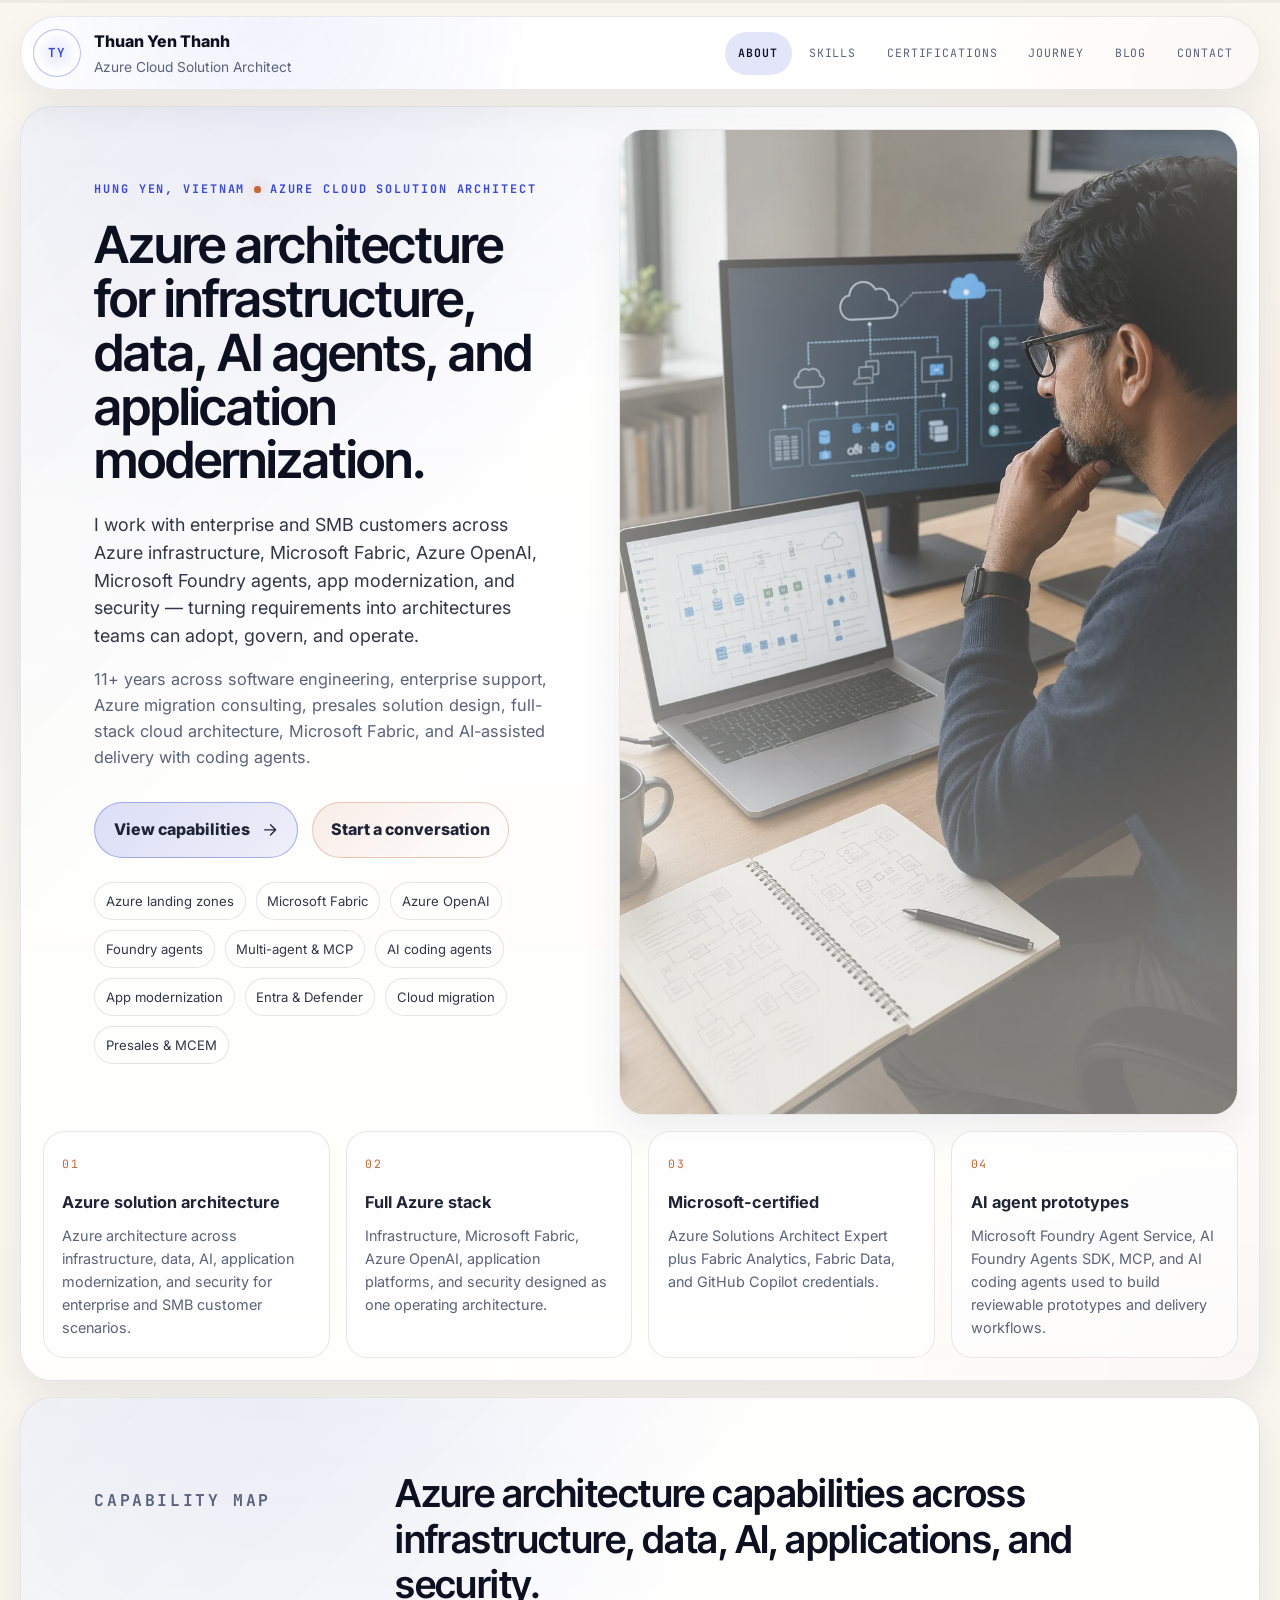
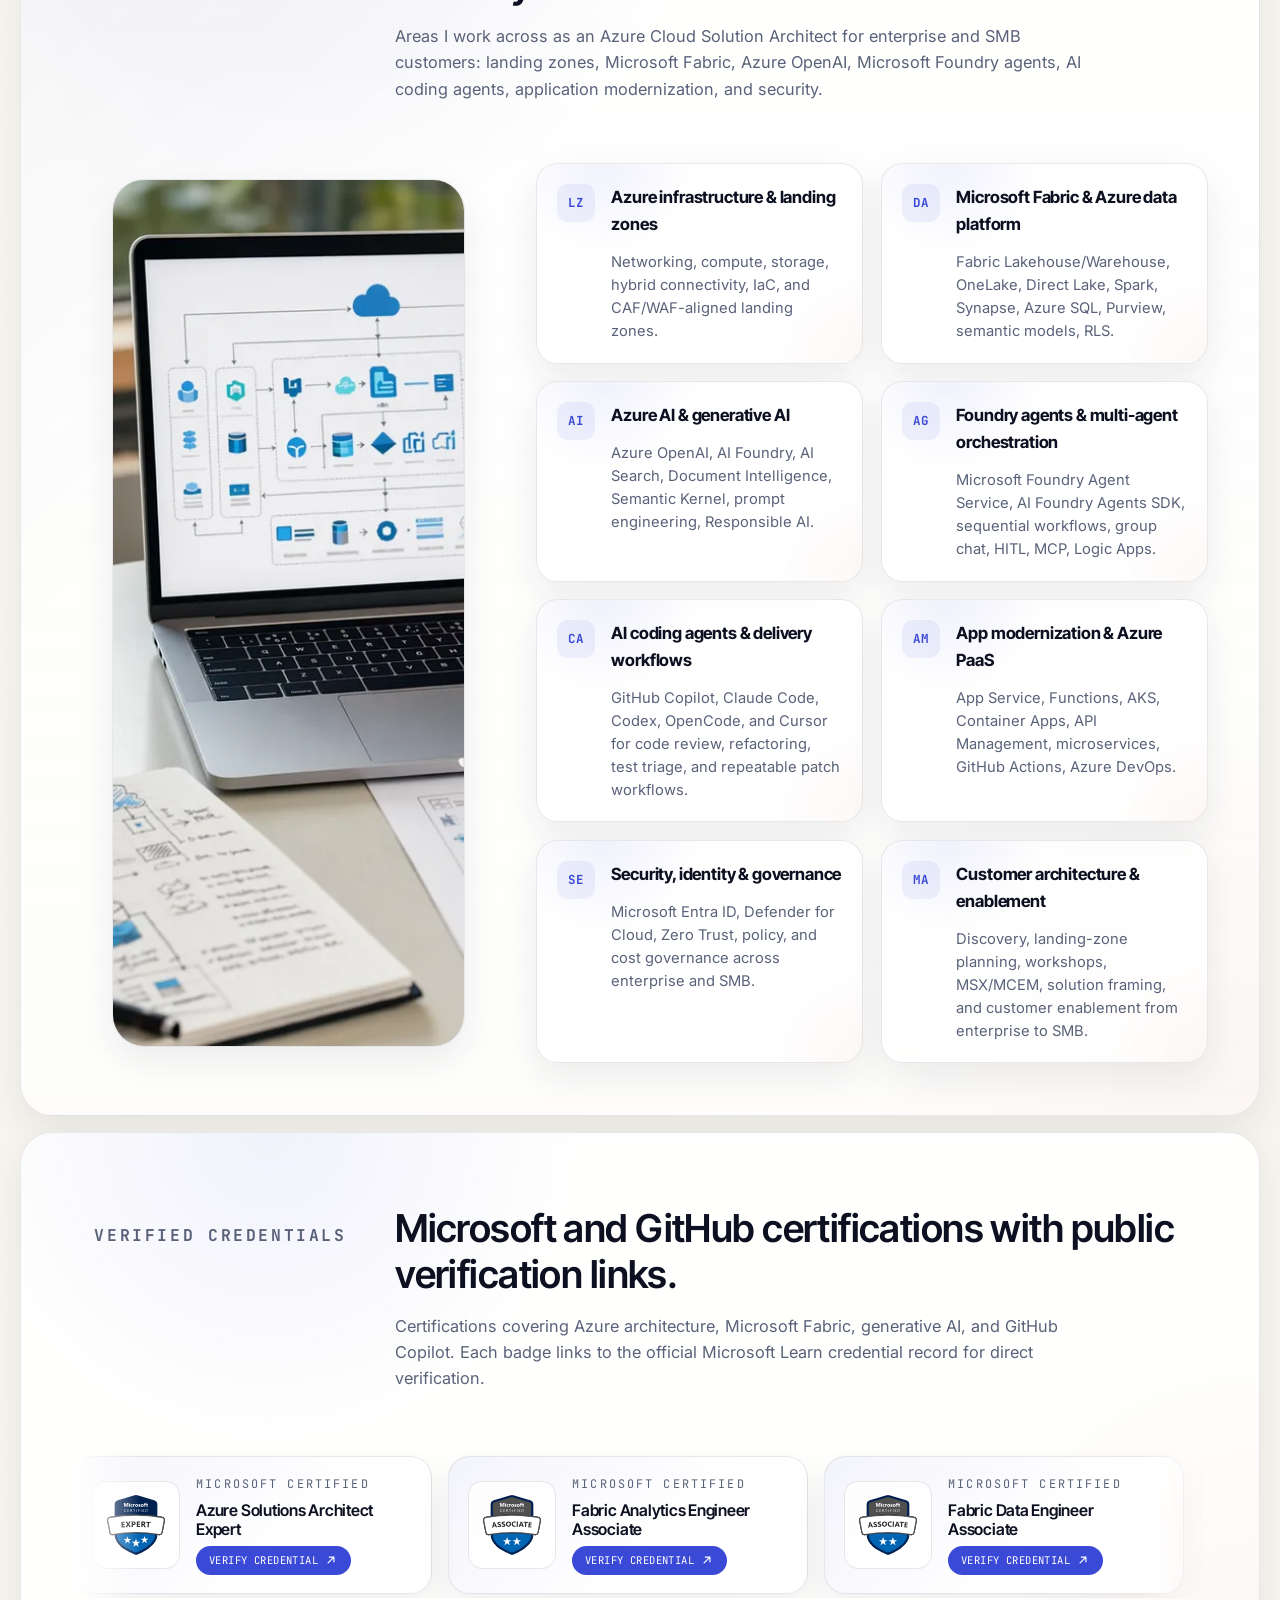
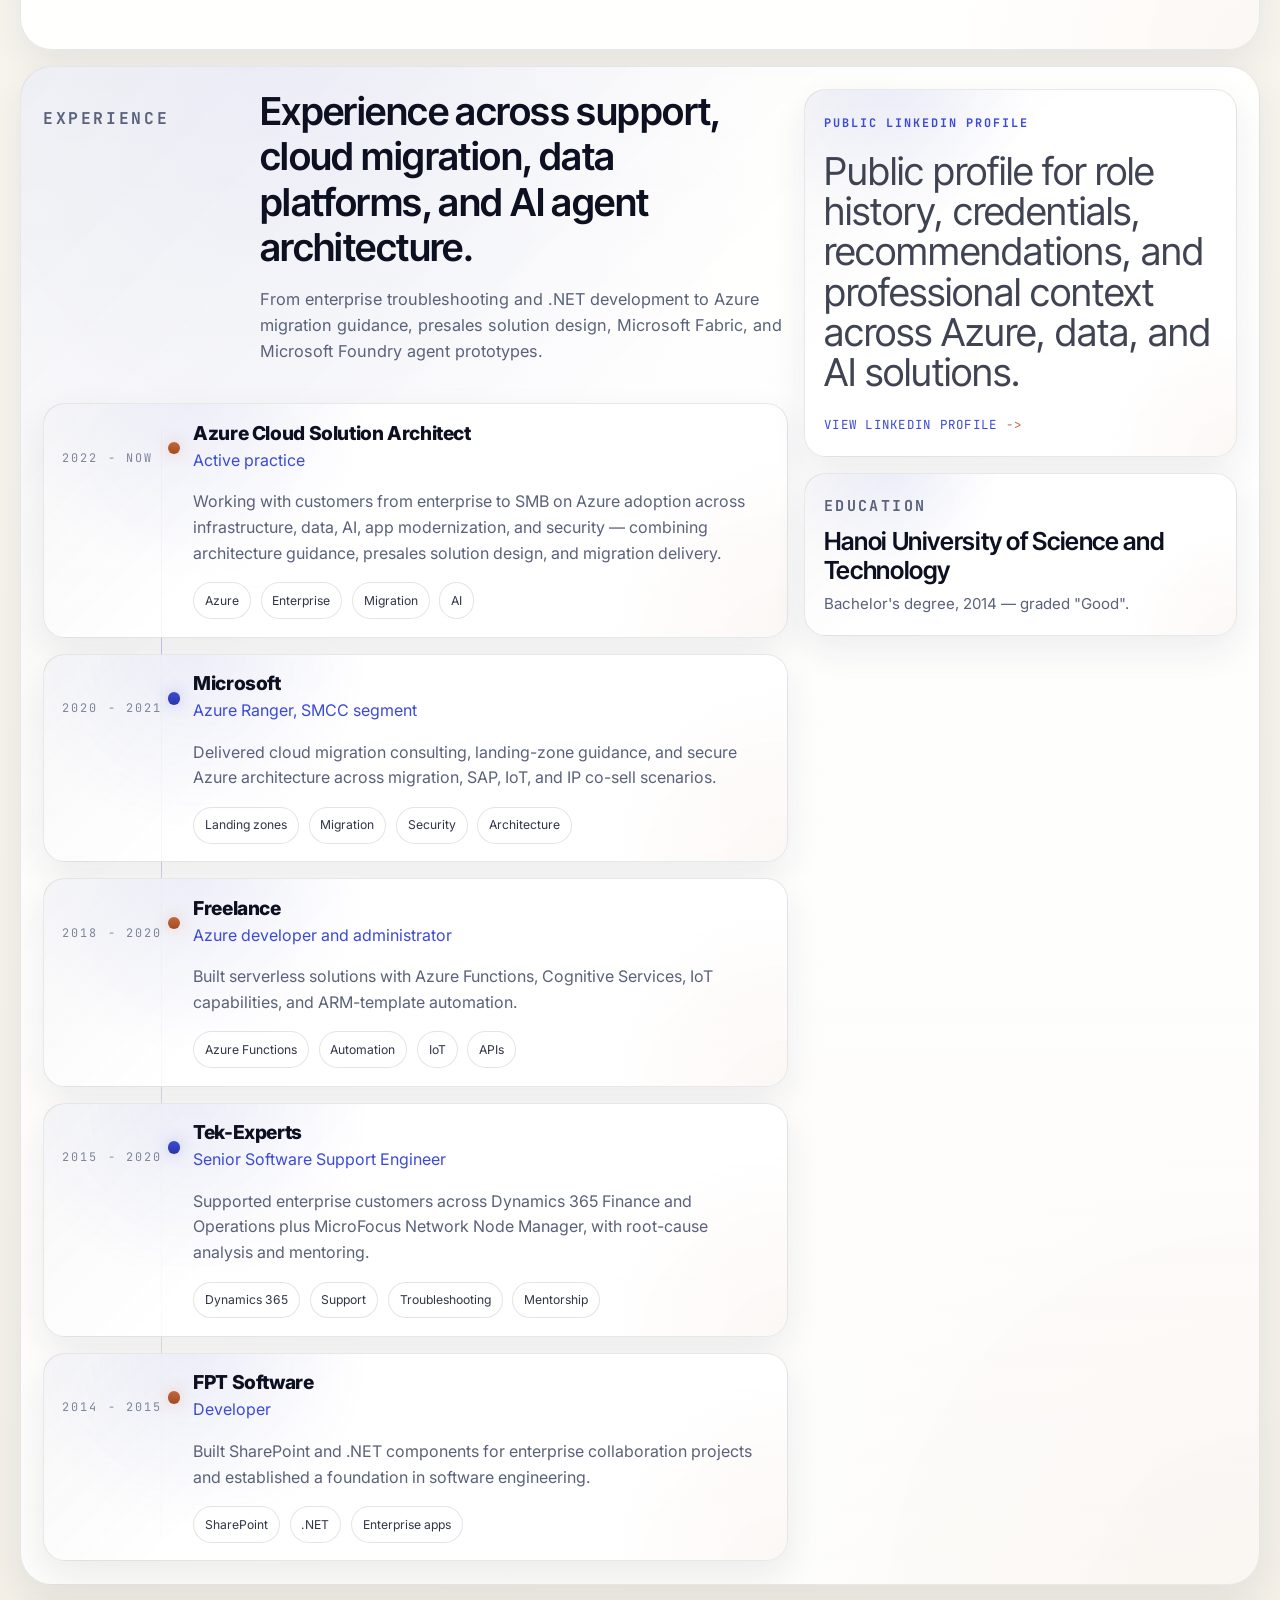
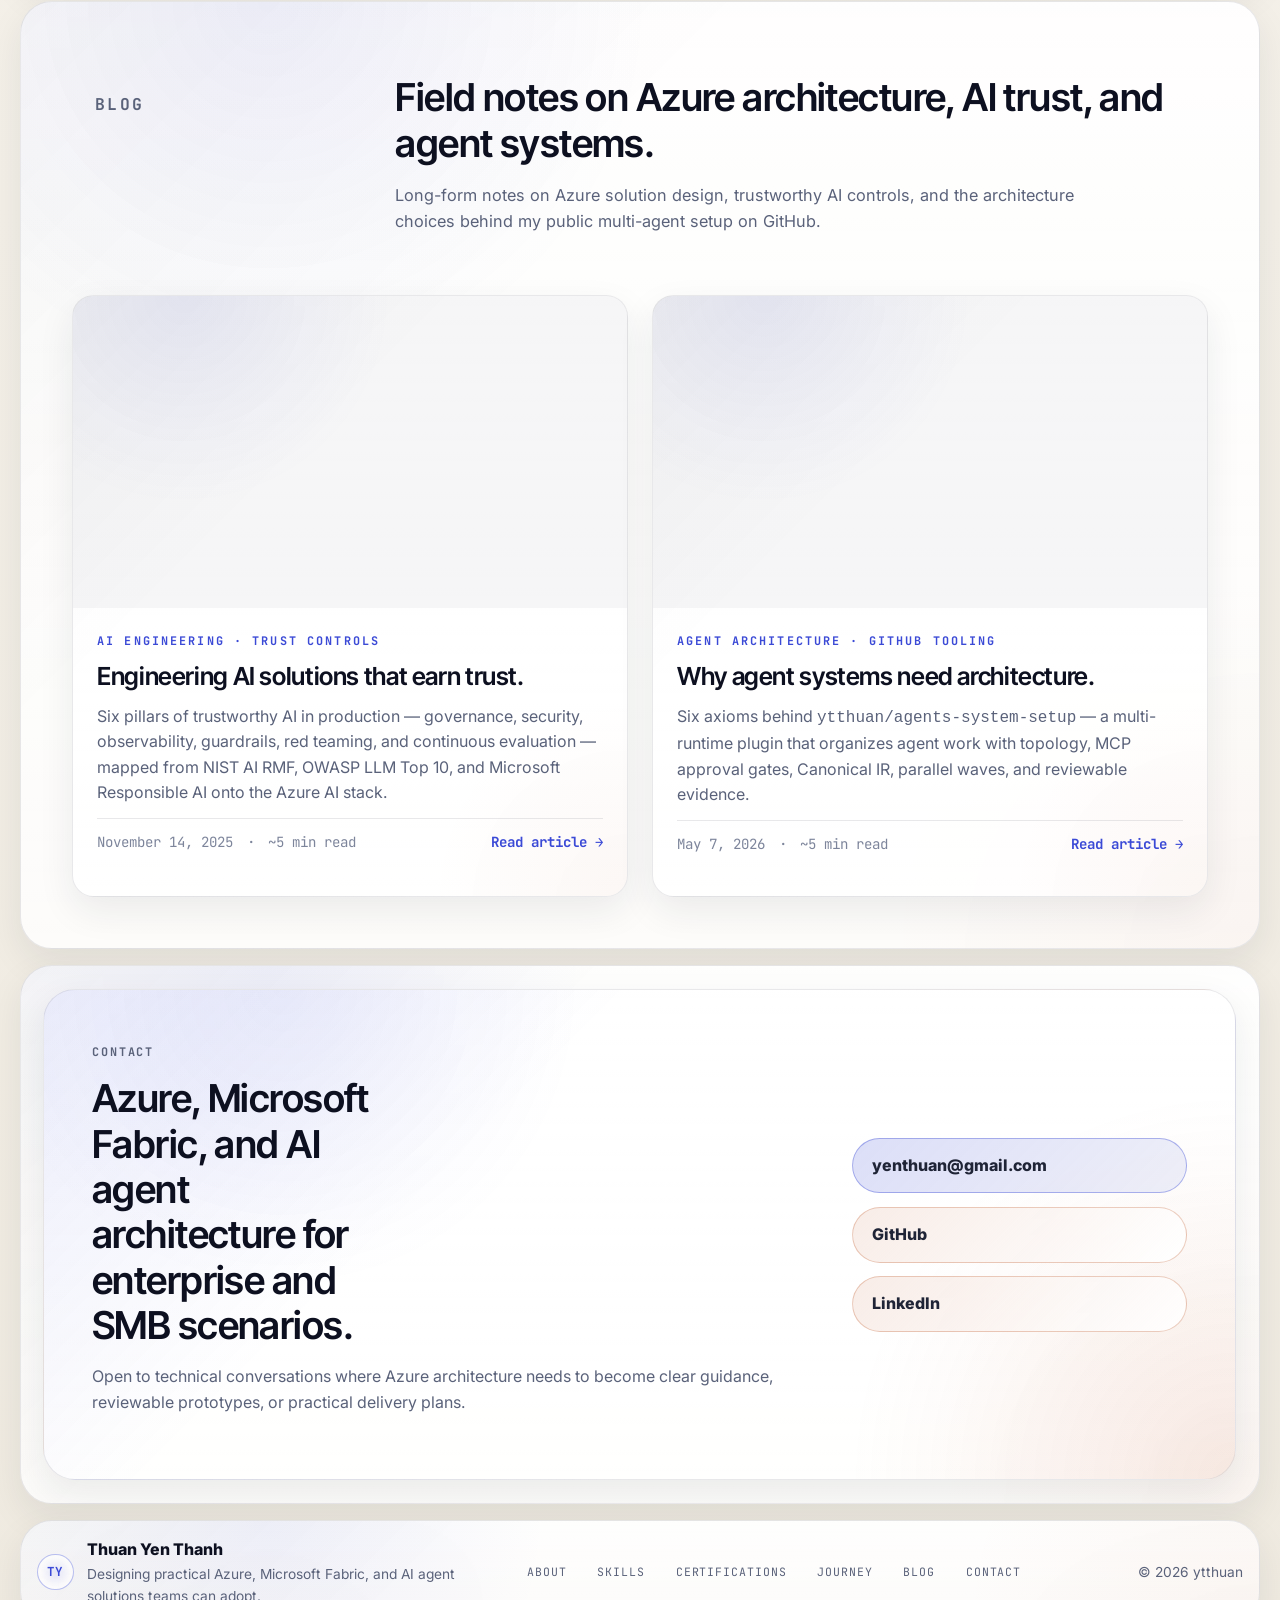
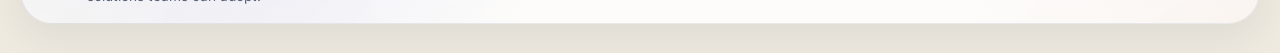
<file: index.html>
<!doctype html>
<html lang="en">
  <head>
    <meta charset="UTF-8" />
    <meta name="viewport" content="width=device-width, initial-scale=1.0" />
    <title>Thuan Yen Thanh — Azure Cloud Solution Architect for Azure, Fabric, and AI Agents</title>
    <meta name="description" content="Azure Cloud Solution Architect helping enterprise and SMB customers design practical Azure architectures across infrastructure, Microsoft Fabric, Azure OpenAI, Foundry agents, app modernization, security, and AI coding agents." />
    <meta name="author" content="Thuan Yen Thanh" />
    <meta name="robots" content="index, follow" />
    <meta name="theme-color" content="#f7f4ee" />
    <link rel="canonical" href="https://ytthuan.github.io/" />

    <meta property="og:type" content="profile" />
    <meta property="og:site_name" content="Thuan Yen Thanh — Azure Cloud Solution Architect Portfolio" />
    <meta property="og:title" content="Thuan Yen Thanh — Azure Cloud Solution Architect for Azure, Fabric, and AI Agents" />
    <meta property="og:description" content="Azure Cloud Solution Architect helping enterprise and SMB customers design practical Azure architectures across infrastructure, Microsoft Fabric, Azure OpenAI, Foundry agents, app modernization, security, and AI coding agents." />
    <meta property="og:url" content="https://ytthuan.github.io/" />
    <meta property="og:image" content="https://ytthuan.github.io/images/og/og-default.png" />
    <meta property="og:image:width" content="1200" />
    <meta property="og:image:height" content="630" />
    <meta property="og:locale" content="en_US" />

    <meta name="twitter:card" content="summary_large_image" />
    <meta name="twitter:title" content="Thuan Yen Thanh — Azure Cloud Solution Architect for Azure, Fabric, and AI Agents" />
    <meta name="twitter:description" content="Azure Cloud Solution Architect helping enterprise and SMB customers design practical Azure architectures across infrastructure, Microsoft Fabric, Azure OpenAI, Foundry agents, app modernization, security, and AI coding agents." />
    <meta name="twitter:image" content="https://ytthuan.github.io/images/og/og-default.png" />

    <link rel="manifest" href="manifest.webmanifest" />
    <link rel="icon" href="images/favicon.svg" type="image/svg+xml" />

    <link rel="preconnect" href="https://fonts.googleapis.com" />
    <link rel="preconnect" href="https://fonts.gstatic.com" crossorigin />
    <link
      href="https://fonts.googleapis.com/css2?family=Inter:wght@400;500;600;700&family=Inter+Tight:wght@500;600;700&family=JetBrains+Mono:wght@400;500;700&display=swap"
      rel="stylesheet"
    />

    <link rel="preload" as="image" href="images/hero/command-atlas-hero.webp" type="image/webp" fetchpriority="high" />
    <link rel="stylesheet" href="styles/styles.css" />

    <script type="application/ld+json">
{"@context":"https://schema.org","@type":"Person","@id":"https://ytthuan.github.io/#person","name":"Thuan Yen Thanh","alternateName":"Leo Yen","url":"https://ytthuan.github.io/","image":"https://ytthuan.github.io/images/og/og-default.png","jobTitle":"Azure Cloud Solution Architect","alumniOf":{"@type":"CollegeOrUniversity","name":"Hanoi University of Science and Technology"},"address":{"@type":"PostalAddress","addressLocality":"Hung Yen","addressCountry":"VN"},"email":"mailto:yenthuan@gmail.com","sameAs":["https://github.com/ytthuan","https://www.linkedin.com/in/thuan-yen-82b482123/","https://learn.microsoft.com/en-us/users/LeoYen/"],"knowsAbout":["Microsoft Azure","Azure Solutions Architecture","Azure Landing Zones","Microsoft Fabric","Azure Synapse","Azure SQL","OneLake","Microsoft Purview","Azure OpenAI","Microsoft Foundry Agent Service","Azure AI Foundry Agents SDK","Semantic Kernel","Multi-agent orchestration","Model Context Protocol","AI coding agents","GitHub Copilot","Claude Code","Codex","Azure App Service","Azure Functions","Azure Kubernetes Service","Azure Container Apps","Microsoft Entra ID","Microsoft Defender for Cloud","Cloud migration","Cloud presales","Microsoft MCEM"],"hasCredential":[{"@type":"EducationalOccupationalCredential","name":"Microsoft Certified: Azure Solutions Architect Expert","credentialCategory":"certification","url":"https://learn.microsoft.com/api/credentials/share/en-us/LeoYen/4B07B24757624A30?sharingId=82841004015F6DB8"},{"@type":"EducationalOccupationalCredential","name":"Microsoft Certified: Fabric Analytics Engineer Associate","credentialCategory":"certification","url":"https://learn.microsoft.com/api/credentials/share/en-us/LeoYen/45B72295A89F0789?sharingId=82841004015F6DB8"},{"@type":"EducationalOccupationalCredential","name":"Microsoft Certified: Fabric Data Engineer Associate","credentialCategory":"certification","url":"https://learn.microsoft.com/api/credentials/share/en-us/LeoYen/652BB47F9FBA6796?sharingId=82841004015F6DB8"},{"@type":"EducationalOccupationalCredential","name":"GitHub Copilot","credentialCategory":"certification","url":"https://learn.microsoft.com/api/credentials/share/en-us/LeoYen/AC9949A4C9D25A08?sharingId=82841004015F6DB8"}]}
    </script>

    <script type="application/ld+json">
{"@context":"https://schema.org","@type":"WebSite","@id":"https://ytthuan.github.io/#website","url":"https://ytthuan.github.io/","name":"Thuan Yen Thanh — Azure Cloud Solution Architect Portfolio","inLanguage":"en","publisher":{"@id":"https://ytthuan.github.io/#person"}}
    </script>
  </head>
  <body>
    <div class="scroll-progress" aria-hidden="true">
      <span></span>
    </div>

    <div class="site-ambient" aria-hidden="true">
      <div class="ambient-orb orb-cyan"></div>
      <div class="ambient-orb orb-amber"></div>
      <div class="ambient-grid"></div>
      <div class="ambient-noise"></div>
    </div>

    <div class="site-shell">
      <header class="topbar glass-panel" data-surface>
        <a class="brandmark" href="#about" aria-label="Go to top">
          <span class="brandmark-sigil">TY</span>
          <span class="brandmark-copy">
            <strong>Thuan Yen Thanh</strong>
            <small>Azure Cloud Solution Architect</small>
          </span>
        </a>

        <button
          class="nav-toggle"
          type="button"
          aria-label="Toggle primary navigation"
          aria-expanded="false"
          aria-controls="primary-navigation"
          data-nav-toggle
        >
          <span class="nav-toggle-copy" aria-hidden="true">Menu</span>
          <span class="nav-toggle-icon" aria-hidden="true">
            <span></span>
            <span></span>
          </span>
        </button>

        <nav id="primary-navigation" class="topnav" aria-label="Primary navigation">
          <a class="nav-link" href="#about">About</a>
          <a class="nav-link" href="#skills">Skills</a>
          <a class="nav-link" href="#certifications">Certifications</a>
          <a class="nav-link" href="#journey">Journey</a>
          <a class="nav-link" href="#blog">Blog</a>
          <a class="nav-link" href="#contact">Contact</a>
        </nav>
      </header>

      <main>
        <section id="about" class="hero section-frame">
          <div class="hero-grid">
            <div class="hero-copy" data-reveal>
              <p class="eyebrow">
                <span>Hung Yen, Vietnam</span>
                <span>Azure Cloud Solution Architect</span>
              </p>
              <h1>
                Azure architecture for infrastructure, data, AI agents, and application modernization.
              </h1>
              <p class="hero-thesis">
                I work with enterprise and SMB customers across Azure
                infrastructure, Microsoft Fabric, Azure OpenAI, Microsoft Foundry
                agents, app modernization, and security &mdash; turning requirements
                into architectures teams can adopt, govern, and operate.
              </p>
              <p class="hero-support">
                11+ years across software engineering, enterprise support,
                Azure migration consulting, presales solution design, full-stack
                cloud architecture, Microsoft Fabric, and AI-assisted delivery
                with coding agents.
              </p>

              <div class="hero-actions" aria-label="Primary actions">
                <a class="button button-primary" href="#skills">
                  <span>View capabilities</span>
                  <svg viewBox="0 0 24 24" aria-hidden="true">
                    <path d="M5 12h14M13 5l7 7-7 7" />
                  </svg>
                </a>
                <a class="button button-secondary" href="mailto:yenthuan@gmail.com">
                  <span>Start a conversation</span>
                </a>
              </div>

              <ul class="signal-list" aria-label="Core strengths">
                <li>Azure landing zones</li>
                <li>Microsoft Fabric</li>
                <li>Azure OpenAI</li>
                <li>Foundry agents</li>
                <li>Multi-agent &amp; MCP</li>
                <li>AI coding agents</li>
                <li>App modernization</li>
                <li>Entra &amp; Defender</li>
                <li>Cloud migration</li>
                <li>Presales &amp; MCEM</li>
              </ul>
            </div>

            <div class="hero-visual glass-panel interactive-surface" data-surface data-reveal>
              <picture>
                <source srcset="images/hero/command-atlas-hero.webp" type="image/webp" />
                <img
                  src="images/hero/command-atlas-hero.png"
                  alt="Illustrative realistic workspace scene with cloud architecture diagrams on a laptop and monitor."
                  width="1024"
                  height="1536"
                  loading="eager"
                  decoding="async"
                  fetchpriority="high"
                />
              </picture>
            </div>
          </div>

          <div class="proof-grid" data-reveal>
            <article>
              <span>01</span>
              <strong>Azure solution architecture</strong>
              <p>Azure architecture across infrastructure, data, AI, application modernization, and security for enterprise and SMB customer scenarios.</p>
            </article>
            <article>
              <span>02</span>
              <strong>Full Azure stack</strong>
              <p>Infrastructure, Microsoft Fabric, Azure OpenAI, application platforms, and security designed as one operating architecture.</p>
            </article>
            <article>
              <span>03</span>
              <strong>Microsoft-certified</strong>
              <p>Azure Solutions Architect Expert plus Fabric Analytics, Fabric Data, and GitHub Copilot credentials.</p>
            </article>
            <article>
              <span>04</span>
              <strong>AI agent prototypes</strong>
              <p>Microsoft Foundry Agent Service, AI Foundry Agents SDK, MCP, and AI coding agents used to build reviewable prototypes and delivery workflows.</p>
            </article>
          </div>
        </section>

        <section id="skills" class="skills section-frame">
          <div class="section-heading" data-reveal>
            <p class="eyebrow">Capability map</p>
            <div>
              <h2>Azure architecture capabilities across infrastructure, data, AI, applications, and security.</h2>
              <p>
                Areas I work across as an Azure Cloud Solution Architect for enterprise and SMB customers:
                landing zones, Microsoft Fabric, Azure OpenAI, Microsoft Foundry agents,
                AI coding agents, application modernization, and security.
              </p>
            </div>
          </div>

          <div class="skills-layout">
            <figure class="skills-visual glass-panel" data-reveal aria-label="Realistic Azure skills architecture workspace visual">
              <picture>
                <source srcset="images/illustrations/fabric-lakehouse-orbit.webp" type="image/webp" />
                <img
                  src="images/illustrations/fabric-lakehouse-orbit.png"
                  alt="Realistic Azure data platform architecture workspace with laptop, tablet, and cloud data diagrams."
                  width="1280"
                  height="853"
                  loading="lazy"
                  decoding="async"
                />
              </picture>
            </figure>
            <div id="skill-grid" class="skill-grid" data-reveal></div>
          </div>
        </section>

        <section id="certifications" class="certifications section-frame">
          <div class="section-heading" data-reveal>
            <p class="eyebrow">Verified credentials</p>
            <div>
              <h2>Microsoft and GitHub certifications with public verification links.</h2>
              <p>
                Certifications covering Azure architecture, Microsoft Fabric, generative AI,
                and GitHub Copilot. Each badge links to the official Microsoft Learn
                credential record for direct verification.
              </p>
            </div>
          </div>

          <div class="cert-carousel cert-marquee" data-cert-carousel data-reveal>
            <div class="cert-viewport">
              <ul class="cert-track" data-cert-track></ul>
            </div>
            <p class="cert-status visually-hidden" data-cert-status></p>
          </div>
        </section>

        <section id="journey" class="journey section-frame">
          <div class="journey-layout">
            <div class="journey-main">
              <div class="section-heading compact" data-reveal>
                <p class="eyebrow">Experience</p>
                <div>
                  <h2>Experience across support, cloud migration, data platforms, and AI agent architecture.</h2>
                  <p>
                    From enterprise troubleshooting and .NET development to
                    Azure migration guidance, presales solution design,
                    Microsoft Fabric, and Microsoft Foundry agent prototypes.
                  </p>
                </div>
              </div>
              <div id="timeline" class="timeline" data-reveal></div>
            </div>

            <aside class="journey-aside">
              <section class="testimonial-card glass-panel" data-reveal>
                <p class="panel-label">Public LinkedIn profile</p>
                <blockquote>
                  Public profile for role history, credentials, recommendations,
                  and professional context across Azure, data, and AI solutions.
                </blockquote>
                <a
                  class="text-link"
                  href="https://www.linkedin.com/in/thuan-yen-82b482123/"
                  target="_blank"
                  rel="noreferrer"
                >
                  View LinkedIn profile
                </a>
              </section>

              <section class="education-card glass-panel" data-reveal>
                <p class="panel-label">Education</p>
                <h3>Hanoi University of Science and Technology</h3>
                <p>Bachelor's degree, 2014 — graded "Good".</p>
              </section>
            </aside>
          </div>
        </section>

        <section id="blog" class="blog section-frame">
          <div class="section-heading" data-reveal>
            <p class="eyebrow">Blog</p>
            <div>
              <h2>Field notes on Azure architecture, AI trust, and agent systems.</h2>
              <p>
                Long-form notes on Azure solution design, trustworthy AI controls,
                and the architecture choices behind my public multi-agent setup
                on GitHub.
              </p>
            </div>
          </div>

          <div class="blog-grid">
            <article class="blog-card glass-panel" data-reveal>
              <a class="blog-card-media" href="articles/ai-trust-controls.html" aria-label="Read: Engineering AI solutions that earn trust">
                <picture>
                  <source srcset="images/articles/ai-trust-controls-hero.webp" type="image/webp" />
                  <img src="images/articles/ai-trust-controls-hero.png"
                       alt="Realistic AI trust controls workspace with dashboards, review sheets, and Azure-blue architecture diagrams."
                       width="1152" height="768" loading="lazy" decoding="async" />
                </picture>
              </a>
              <div class="blog-card-body">
                <p class="blog-card-eyebrow">AI Engineering · Trust Controls</p>
                <h3>Engineering AI solutions that earn trust.</h3>
                <p class="blog-card-dek">
                  Six pillars of trustworthy AI in production — governance,
                  security, observability, guardrails, red teaming, and continuous
                  evaluation — mapped from NIST AI RMF, OWASP LLM Top 10, and
                  Microsoft Responsible AI onto the Azure AI stack.
                </p>
                <p class="blog-card-meta">
                  <time datetime="2025-11-14">November 14, 2025</time>
                  <span aria-hidden="true">·</span>
                  <span>~5 min read</span>
                  <a class="blog-card-link" href="articles/ai-trust-controls.html">
                    <span>Read article →</span>
                  </a>
                </p>
              </div>
            </article>

            <article class="blog-card glass-panel" data-reveal>
              <a class="blog-card-media" href="articles/agents-system-philosophy.html" aria-label="Read: Why agent systems need architecture">
                <picture>
                  <source srcset="images/articles/agents-system-philosophy-hero.webp" type="image/webp" />
                  <img src="images/articles/agents-system-philosophy-hero.png"
                       alt="Realistic multi-agent architecture workspace with monitors, topology diagrams, and review cards."
                       width="1152" height="768" loading="lazy" decoding="async" />
                </picture>
              </a>
              <div class="blog-card-body">
                <p class="blog-card-eyebrow">Agent architecture · GitHub tooling</p>
                <h3>Why agent systems need architecture.</h3>
                <p class="blog-card-dek">
                  Six axioms behind <code>ytthuan/agents-system-setup</code> — a
                  multi-runtime plugin that organizes agent work with topology,
                  MCP approval gates, Canonical IR, parallel waves, and reviewable
                  evidence.
                </p>
                <p class="blog-card-meta">
                  <time datetime="2026-05-07">May 7, 2026</time>
                  <span aria-hidden="true">·</span>
                  <span>~5 min read</span>
                  <a class="blog-card-link" href="articles/agents-system-philosophy.html">
                    <span>Read article →</span>
                  </a>
                </p>
              </div>
            </article>
          </div>
        </section>

        <section id="contact" class="contact section-frame">
          <div class="contact-panel glass-panel interactive-surface" data-surface data-reveal>
            <div>
              <p class="eyebrow">Contact</p>
              <h2>Azure, Microsoft Fabric, and AI agent architecture for enterprise and SMB scenarios.</h2>
              <p>
                Open to technical conversations where Azure architecture needs
                to become clear guidance, reviewable prototypes, or practical
                delivery plans.
              </p>
            </div>
            <div class="contact-actions" aria-label="Contact links">
              <a class="button button-primary" href="mailto:yenthuan@gmail.com">
                <span>yenthuan@gmail.com</span>
              </a>
              <a
                class="button button-secondary"
                href="https://github.com/ytthuan"
                target="_blank"
                rel="noreferrer"
              >
                <span>GitHub</span>
              </a>
              <a
                class="button button-secondary"
                href="https://www.linkedin.com/in/thuan-yen-82b482123/"
                target="_blank"
                rel="noreferrer"
              >
                <span>LinkedIn</span>
              </a>
            </div>
          </div>
        </section>
      </main>

      <footer class="footer glass-panel" data-reveal>
        <div class="footer-brand">
          <span class="brandmark-sigil">TY</span>
          <div>
            <strong>Thuan Yen Thanh</strong>
            <p>Designing practical Azure, Microsoft Fabric, and AI agent solutions teams can adopt.</p>
          </div>
        </div>
        <nav class="footer-nav" aria-label="Footer navigation">
          <a href="#about">About</a>
          <a href="#skills">Skills</a>
          <a href="#certifications">Certifications</a>
          <a href="#journey">Journey</a>
          <a href="#blog">Blog</a>
          <a href="#contact">Contact</a>
        </nav>
        <p class="footer-note">
          &copy; <span id="current-year"></span> ytthuan
        </p>
      </footer>
    </div>

    <script src="scripts/script.js" defer></script>
  </body>
</html>
</file>
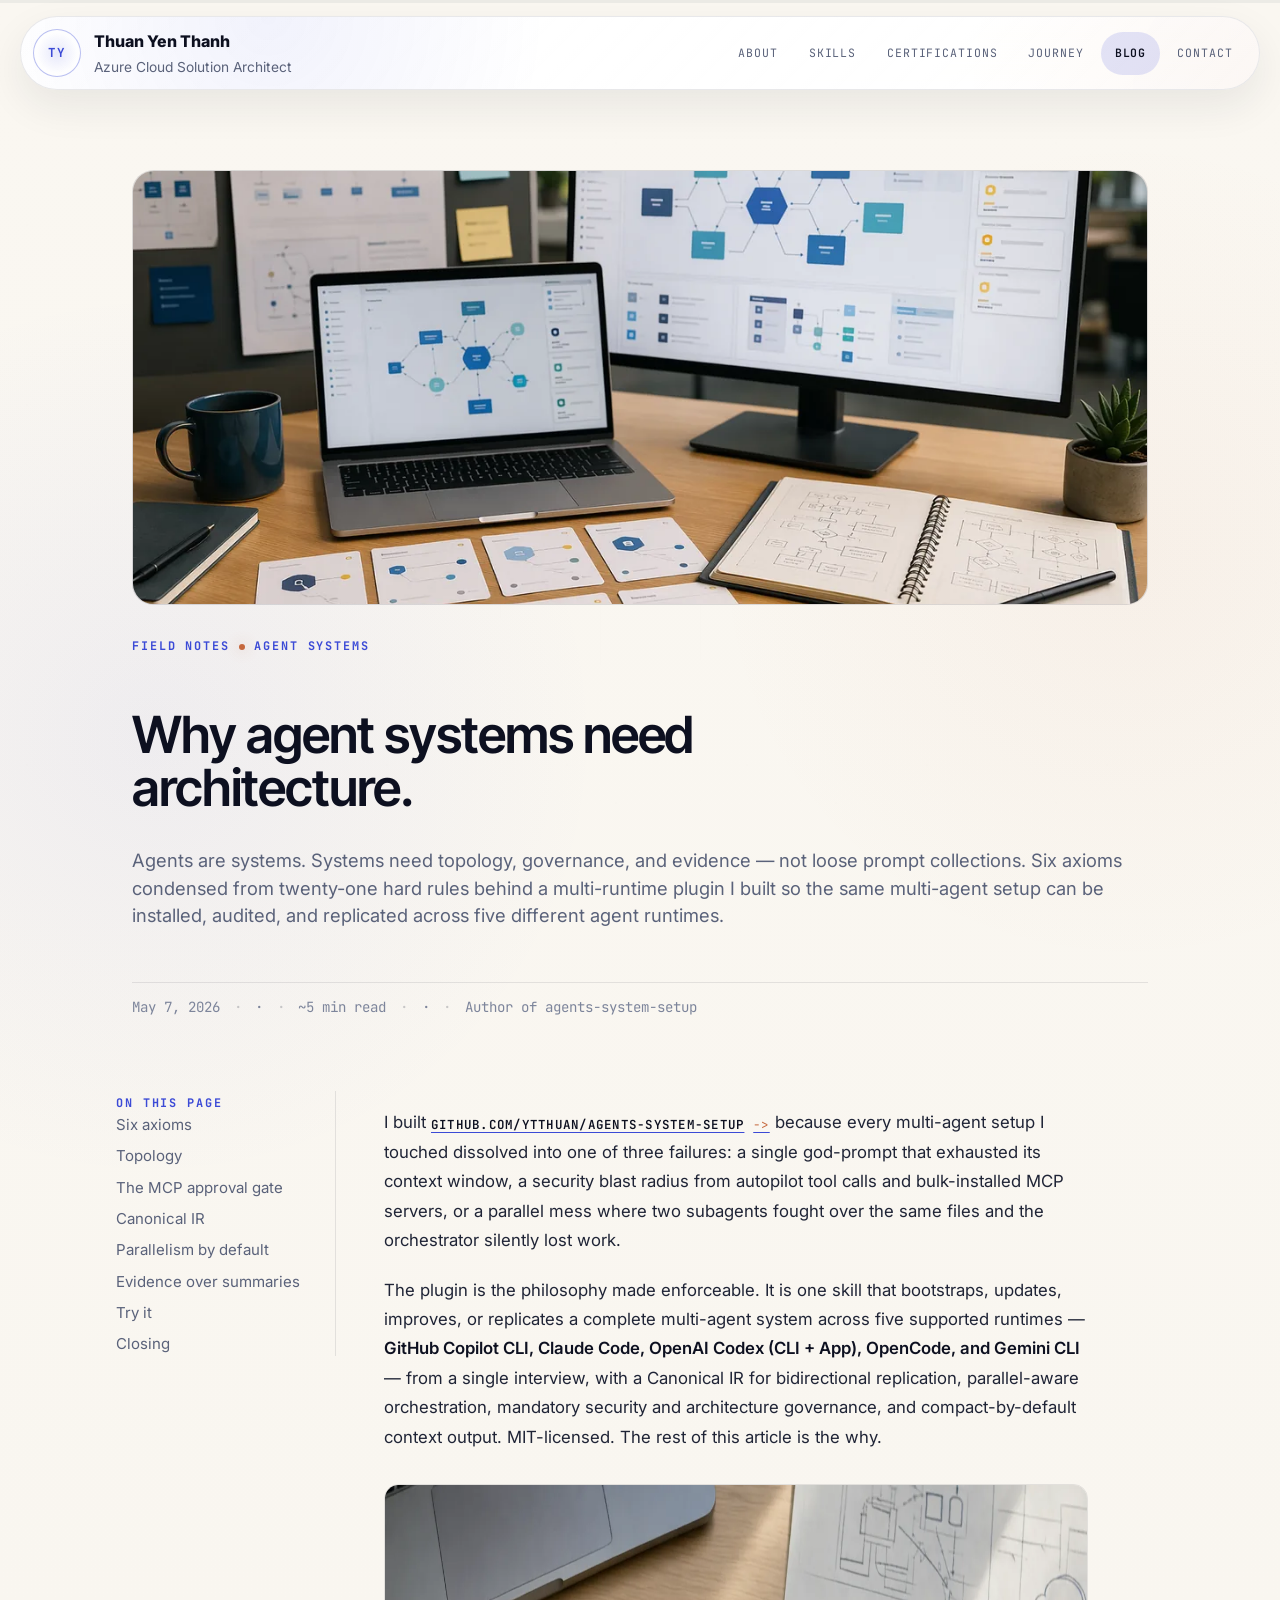
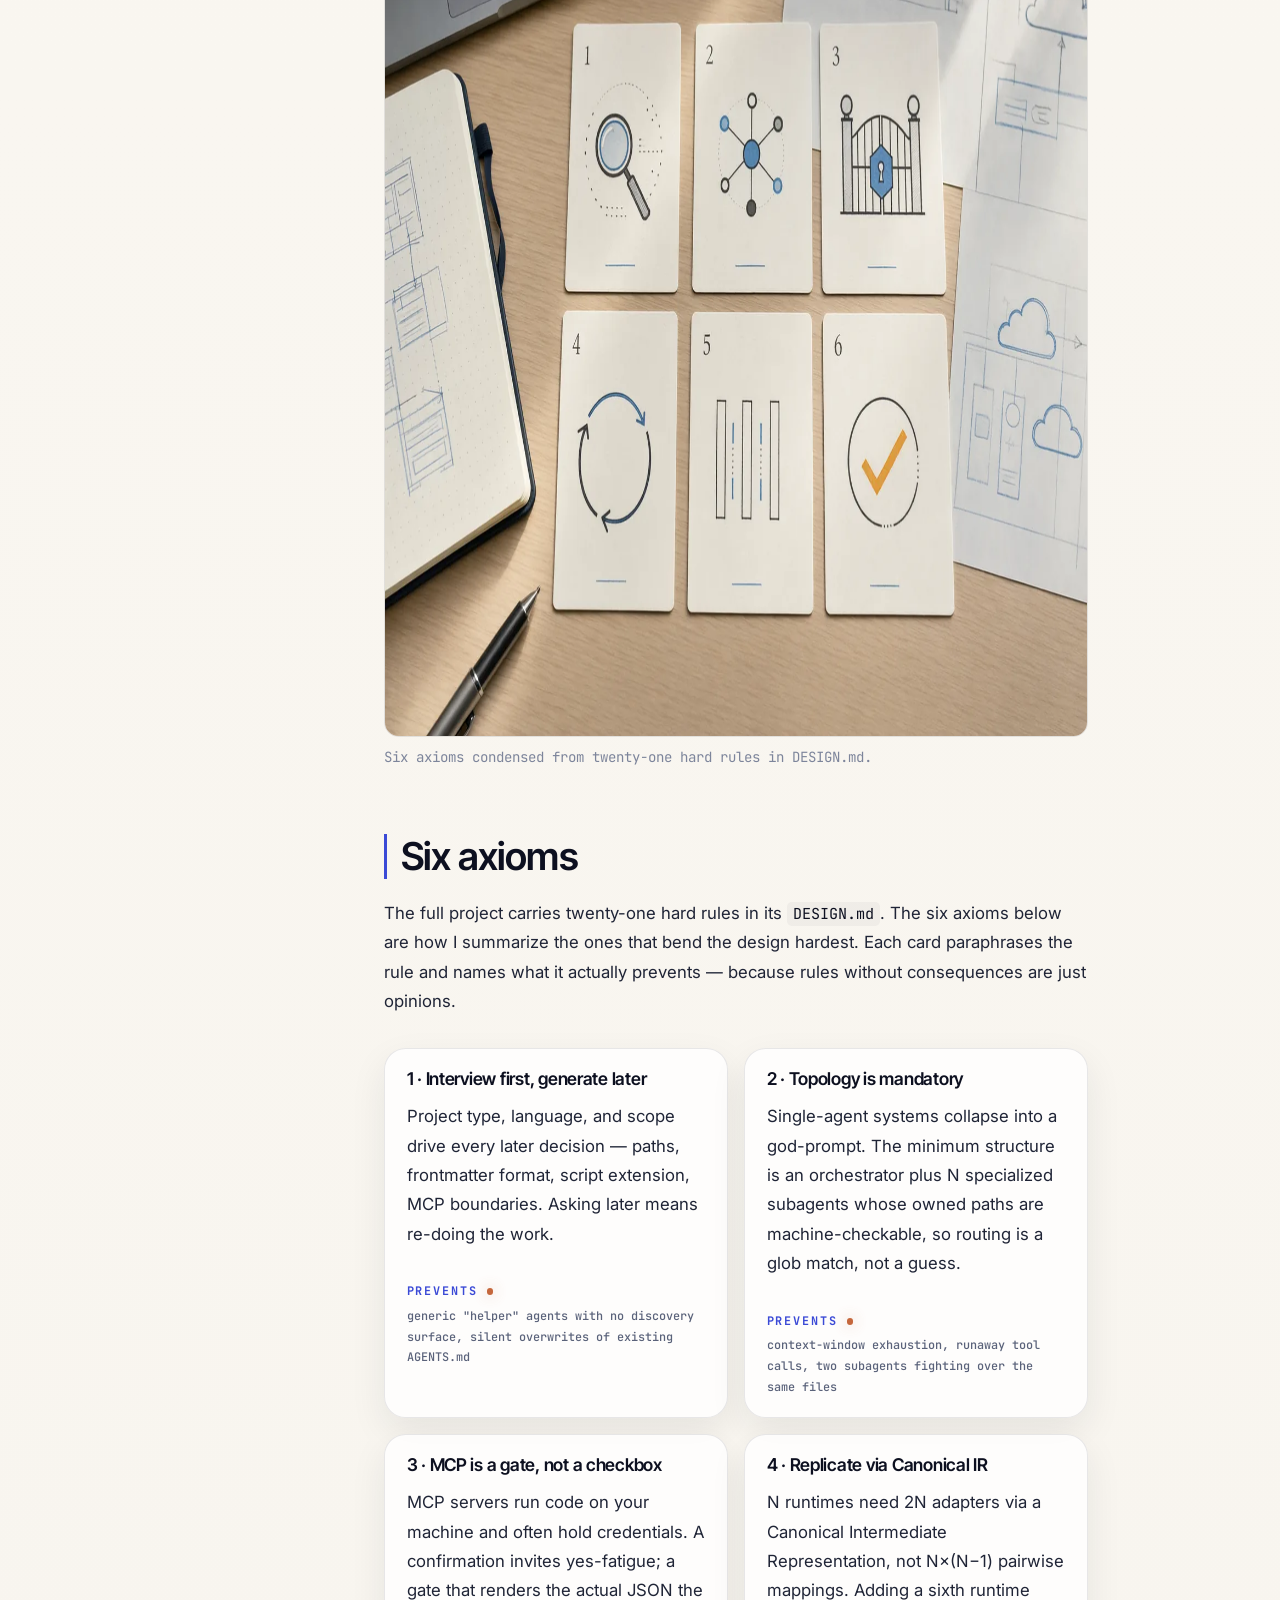
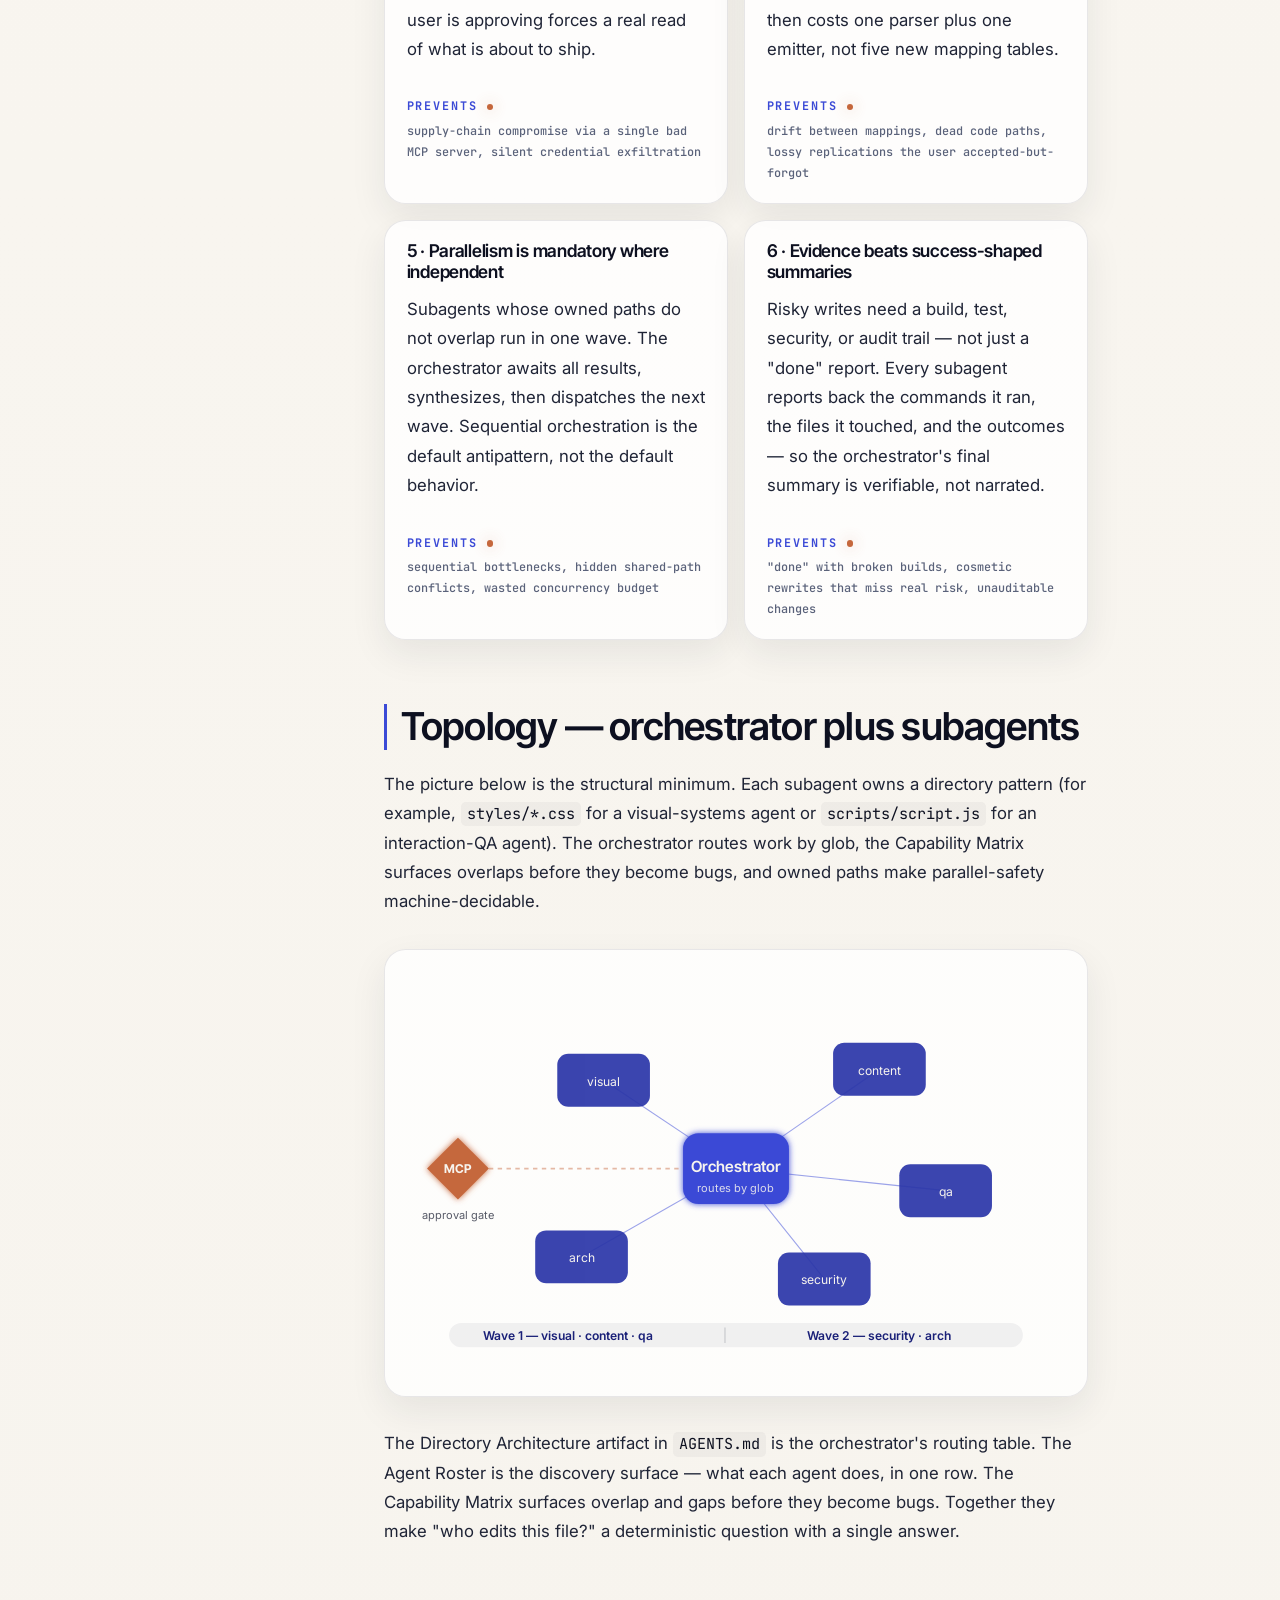
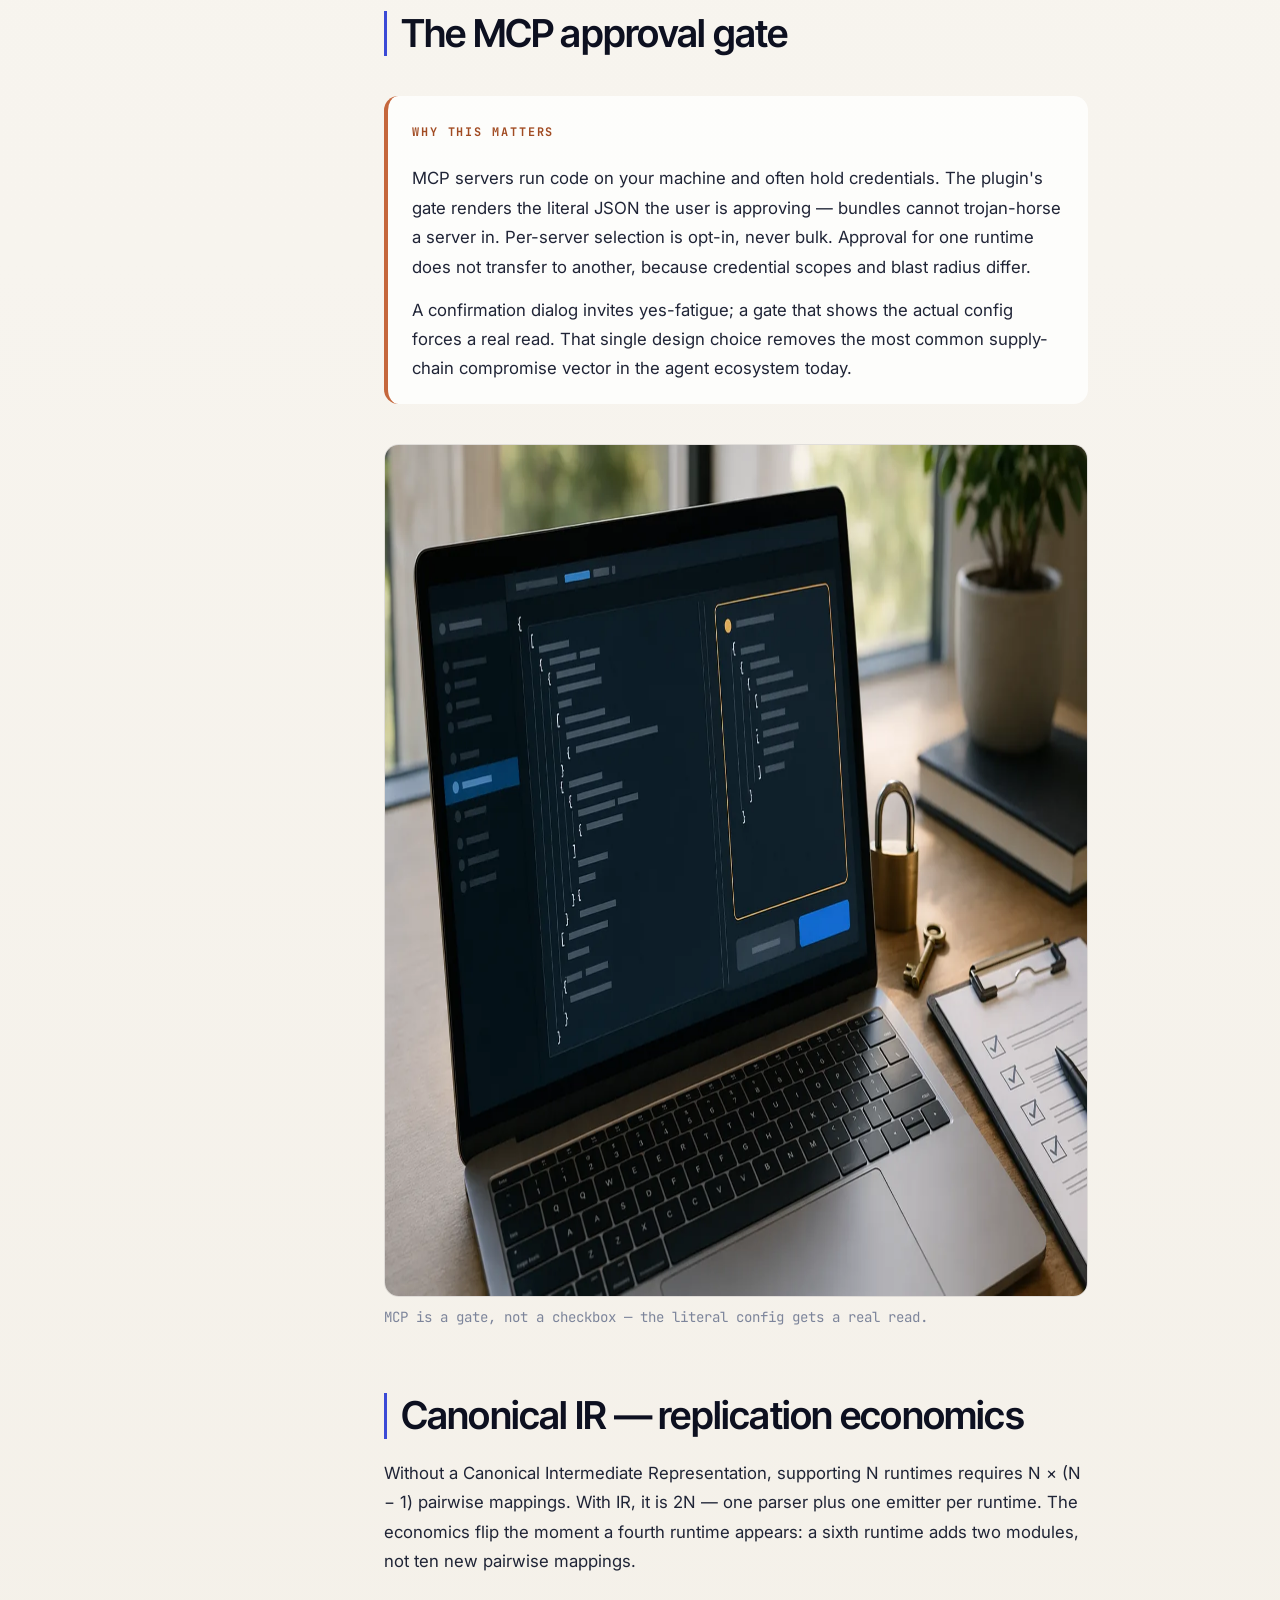
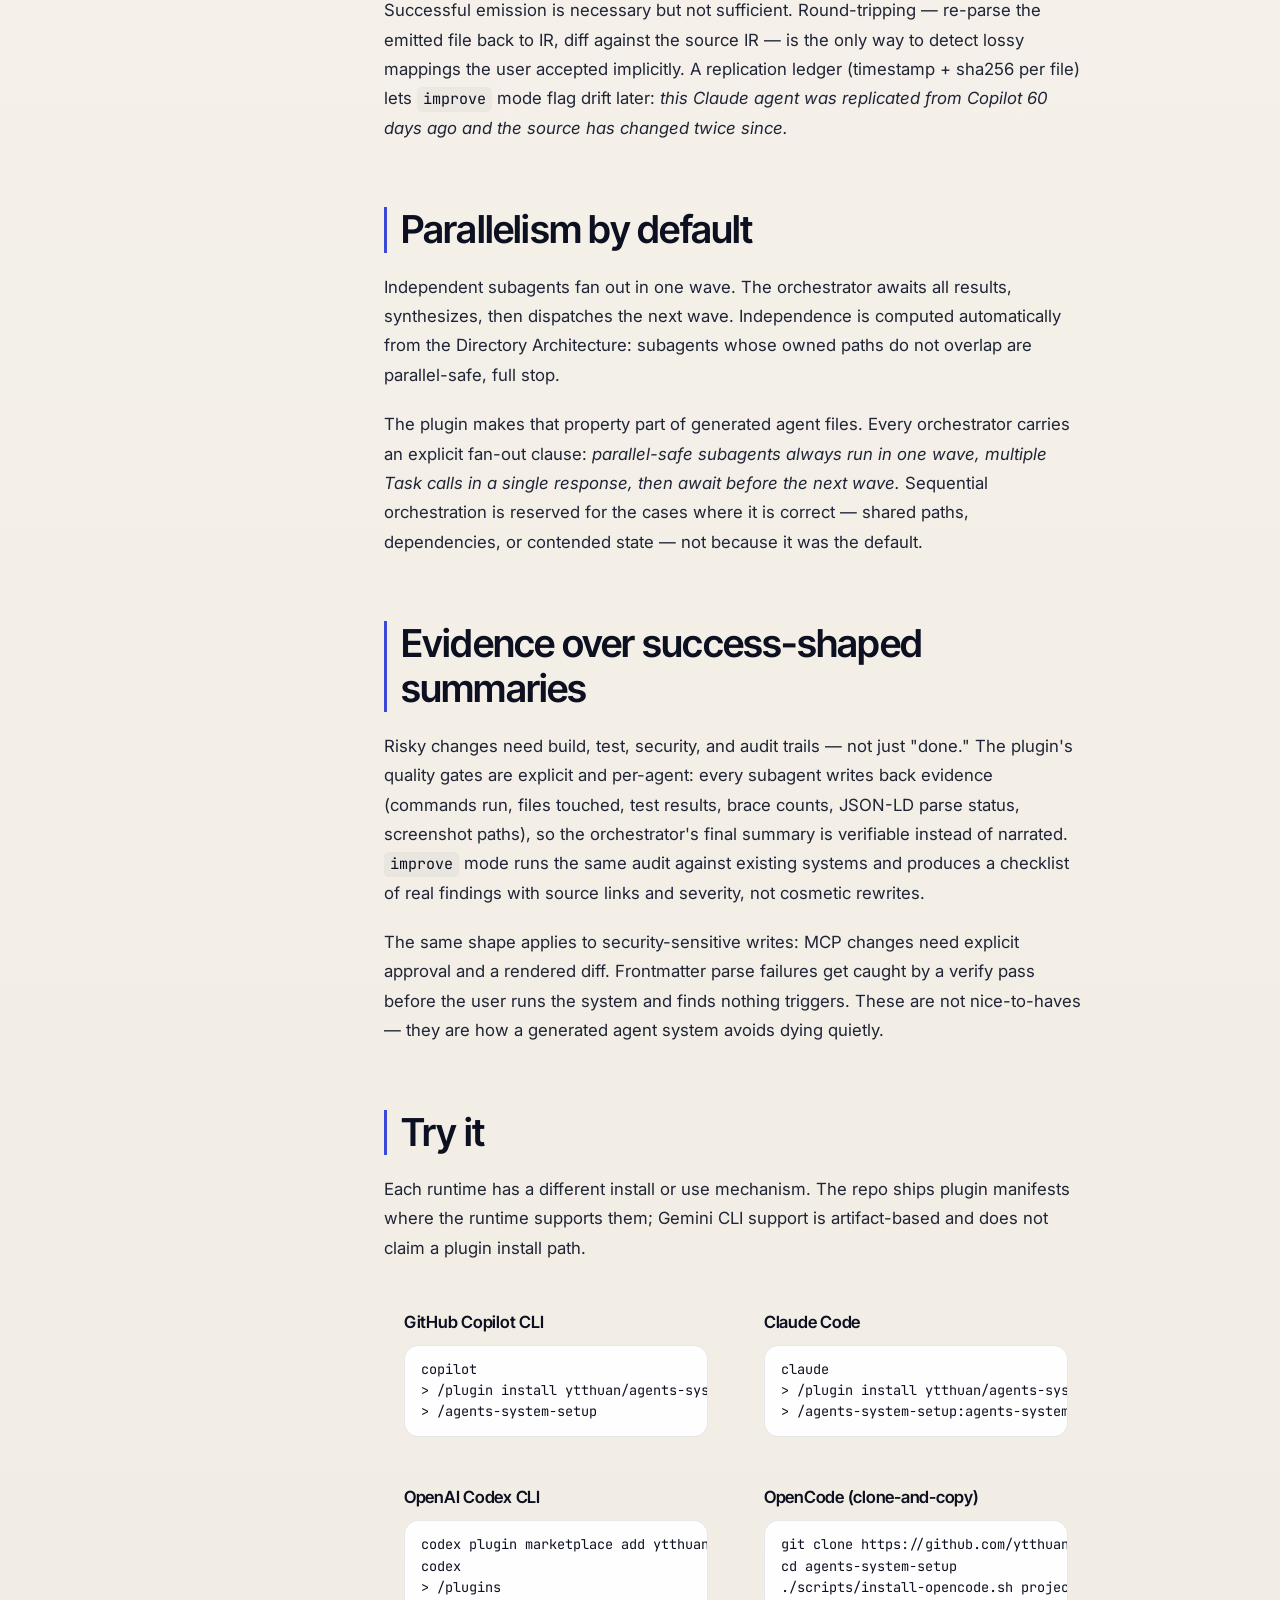
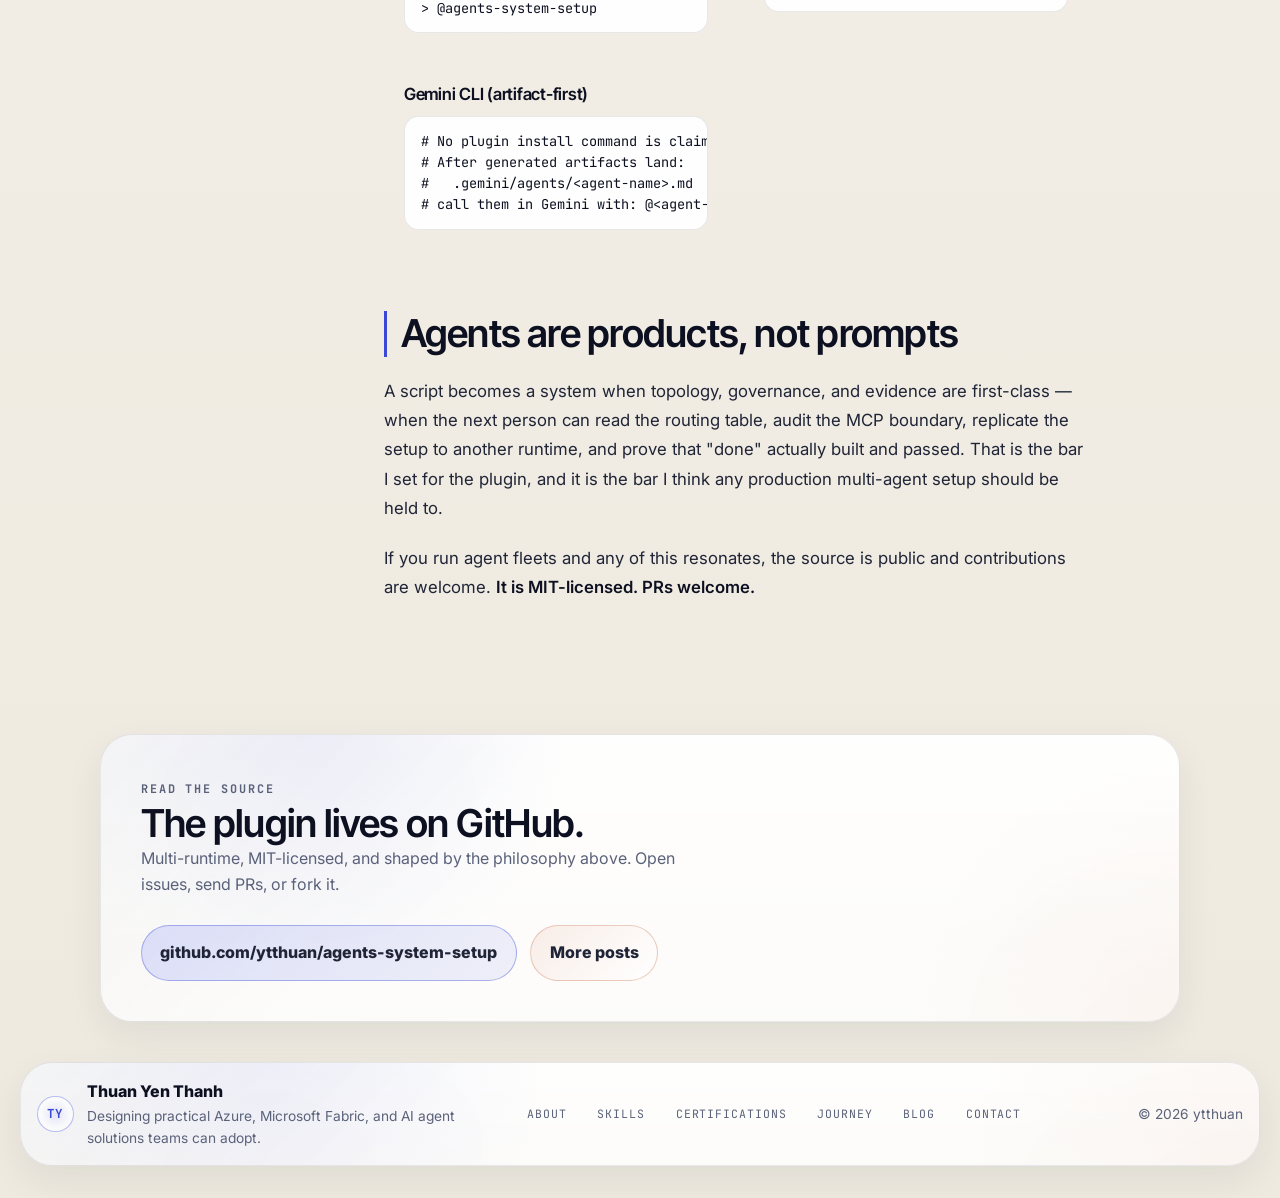
<file: articles/agents-system-philosophy.html>
<!doctype html>
<html lang="en">
  <head>
    <meta charset="UTF-8" />
    <meta name="viewport" content="width=device-width, initial-scale=1.0" />
    <title>Why agent systems need architecture — Thuan Yen Thanh</title>
    <meta name="description" content="Six axioms behind ytthuan/agents-system-setup — a multi-runtime plugin that organizes agent work with topology, MCP approval gates, Canonical IR, parallel waves, and reviewable evidence." />
    <meta name="author" content="Thuan Yen Thanh" />
    <meta name="robots" content="index, follow" />
    <meta name="theme-color" content="#f7f4ee" />
    <link rel="canonical" href="https://ytthuan.github.io/articles/agents-system-philosophy.html" />

    <meta property="og:type" content="article" />
    <meta property="og:site_name" content="Thuan Yen Thanh — Azure Cloud Solution Architect Portfolio" />
    <meta property="og:title" content="Why agent systems need architecture — Thuan Yen Thanh" />
    <meta property="og:description" content="Six axioms behind ytthuan/agents-system-setup — a multi-runtime plugin that organizes agent work with topology, MCP approval gates, Canonical IR, parallel waves, and reviewable evidence." />
    <meta property="og:url" content="https://ytthuan.github.io/articles/agents-system-philosophy.html" />
    <meta property="og:image" content="https://ytthuan.github.io/images/og/og-default.png" />
    <meta property="og:image:width" content="1200" />
    <meta property="og:image:height" content="630" />
    <meta property="og:locale" content="en_US" />

    <meta name="twitter:card" content="summary_large_image" />
    <meta name="twitter:title" content="Why agent systems need architecture — Thuan Yen Thanh" />
    <meta name="twitter:description" content="Six axioms behind ytthuan/agents-system-setup — a multi-runtime plugin that organizes agent work with topology, MCP approval gates, Canonical IR, parallel waves, and reviewable evidence." />
    <meta name="twitter:image" content="https://ytthuan.github.io/images/og/og-default.png" />

    <link rel="manifest" href="../manifest.webmanifest" />
    <link rel="icon" href="../images/favicon.svg" type="image/svg+xml" />

    <link rel="preconnect" href="https://fonts.googleapis.com" />
    <link rel="preconnect" href="https://fonts.gstatic.com" crossorigin />
    <link
      href="https://fonts.googleapis.com/css2?family=Inter:wght@400;500;600;700&family=Inter+Tight:wght@500;600;700&family=JetBrains+Mono:wght@400;500;700&display=swap"
      rel="stylesheet"
    />

    <link rel="stylesheet" href="../styles/styles.css" />
    <link rel="stylesheet" href="../styles/articles.css" />

    <script type="application/ld+json">
{"@context":"https://schema.org","@type":"Article","headline":"Why agent systems need architecture","description":"Six axioms behind ytthuan/agents-system-setup — a multi-runtime plugin that organizes agent work with topology, MCP approval gates, Canonical IR, parallel waves, and reviewable evidence.","image":"https://ytthuan.github.io/images/articles/agents-system-philosophy-hero.webp","datePublished":"2026-05-07","dateModified":"2026-05-07","author":{"@id":"https://ytthuan.github.io/#person"},"publisher":{"@id":"https://ytthuan.github.io/#person"},"mainEntityOfPage":{"@type":"WebPage","@id":"https://ytthuan.github.io/articles/agents-system-philosophy.html"},"articleSection":"Field notes · Agent systems","keywords":"multi-agent systems, MCP, Model Context Protocol, agent orchestration, Canonical IR, parallel agents, agent governance, GitHub Copilot, Claude Code, OpenCode, OpenAI Codex, Gemini CLI","mentions":{"@type":"SoftwareSourceCode","name":"agents-system-setup","codeRepository":"https://github.com/ytthuan/agents-system-setup","programmingLanguage":["Markdown","Shell","PowerShell"]}}
    </script>
  </head>
  <body class="is-article">
    <div class="scroll-progress" aria-hidden="true"><span></span></div>

    <div class="site-ambient" aria-hidden="true">
      <div class="ambient-orb orb-cyan"></div>
      <div class="ambient-orb orb-amber"></div>
      <div class="ambient-grid"></div>
      <div class="ambient-noise"></div>
    </div>

    <div class="site-shell">
      <header class="topbar glass-panel article-topbar" data-surface>
        <a class="brandmark" href="../index.html#about" aria-label="Back to portfolio">
          <span class="brandmark-sigil">TY</span>
          <span class="brandmark-copy">
            <strong>Thuan Yen Thanh</strong>
            <small>Azure Cloud Solution Architect</small>
          </span>
        </a>
        <button
          class="nav-toggle"
          type="button"
          aria-label="Toggle primary navigation"
          aria-expanded="false"
          aria-controls="primary-navigation"
          data-nav-toggle
        >
          <span class="nav-toggle-copy" aria-hidden="true">Menu</span>
          <span class="nav-toggle-icon" aria-hidden="true">
            <span></span>
            <span></span>
          </span>
        </button>
        <nav id="primary-navigation" class="topnav" aria-label="Primary navigation">
          <a class="nav-link" href="../index.html#about">About</a>
          <a class="nav-link" href="../index.html#skills">Skills</a>
          <a class="nav-link" href="../index.html#certifications">Certifications</a>
          <a class="nav-link" href="../index.html#journey">Journey</a>
          <a class="nav-link" href="../index.html#blog" aria-current="page">Blog</a>
          <a class="nav-link" href="../index.html#contact">Contact</a>
        </nav>
      </header>

      <main class="article-page">
        <article>
          <header class="article-hero" data-reveal>
            <figure class="article-hero-visual">
              <picture>
                <source srcset="../images/articles/agents-system-philosophy-hero.webp" type="image/webp" />
                <img src="../images/articles/agents-system-philosophy-hero.png"
                     alt="Realistic multi-agent architecture workspace with monitors, topology diagrams, and review cards."
                     width="1152" height="768" loading="eager" decoding="async" fetchpriority="high" />
              </picture>
            </figure>
            <p class="eyebrow"><span>Field notes</span><span>Agent systems</span></p>
            <h1>Why agent systems need architecture.</h1>
            <p class="article-deck">
              Agents are systems. Systems need topology, governance, and evidence —
              not loose prompt collections. Six axioms condensed from twenty-one hard rules behind a
              multi-runtime plugin I built so the same multi-agent setup can be
              installed, audited, and replicated across five different agent runtimes.
            </p>
            <p class="article-hero-meta">
              <time datetime="2026-05-07">May 7, 2026</time>
              <span aria-hidden="true">·</span>
              <span>~5 min read</span>
              <span aria-hidden="true">·</span>
              <span>Author of agents-system-setup</span>
            </p>
          </header>

          <div class="article-body">
            <aside class="article-toc" aria-label="On this page">
              <p class="eyebrow">On this page</p>
              <ol>
                <li><a href="#axioms">Six axioms</a></li>
                <li><a href="#topology">Topology</a></li>
                <li><a href="#mcp-gate">The MCP approval gate</a></li>
                <li><a href="#canonical-ir">Canonical IR</a></li>
                <li><a href="#parallelism">Parallelism by default</a></li>
                <li><a href="#evidence">Evidence over summaries</a></li>
                <li><a href="#try-it">Try it</a></li>
                <li><a href="#closing">Closing</a></li>
              </ol>
            </aside>

          <div class="article-prose" data-reveal>
            <p>
              I built
              <a class="text-link" href="https://github.com/ytthuan/agents-system-setup" target="_blank" rel="noreferrer"><strong>github.com/ytthuan/agents-system-setup</strong></a>
              because every multi-agent setup I touched dissolved into one of three
              failures: a single god-prompt that exhausted its context window, a
              security blast radius from autopilot tool calls and bulk-installed MCP
              servers, or a parallel mess where two subagents fought over the same
              files and the orchestrator silently lost work.
            </p>
            <p>
              The plugin is the philosophy made enforceable. It is one skill that
              bootstraps, updates, improves, or replicates a complete multi-agent
              system across five supported runtimes — <strong>GitHub Copilot CLI,
              Claude Code, OpenAI Codex (CLI + App), OpenCode, and Gemini CLI</strong>
              — from a single interview, with a Canonical IR for bidirectional
              replication, parallel-aware orchestration, mandatory security and
              architecture governance, and compact-by-default context output.
              MIT-licensed. The rest of this article is the why.
            </p>

            <figure>
              <picture>
                <source srcset="../images/articles/agents-axioms-deck.webp" type="image/webp" />
                <img src="../images/articles/agents-axioms-deck.png"
                     alt="Realistic top-down view of six numbered architecture cards laid out as a deck on a desk, each carrying a single iconographic mark."
                     width="1280" height="853" loading="lazy" decoding="async" />
              </picture>
              <figcaption>Six axioms condensed from twenty-one hard rules in DESIGN.md.</figcaption>
            </figure>

            <h2 id="axioms">Six axioms</h2>
            <p>
              The full project carries twenty-one hard rules in its
              <code>DESIGN.md</code>. The six axioms below are how I summarize the
              ones that bend the design hardest. Each card paraphrases the rule and
              names what it actually prevents — because rules without consequences
              are just opinions.
            </p>

            <div class="article-pillars">
              <div class="article-pillar">
                <h3>1 · Interview first, generate later</h3>
                <p>
                  Project type, language, and scope drive every later decision —
                  paths, frontmatter format, script extension, MCP boundaries.
                  Asking later means re-doing the work.
                </p>
                <p class="eyebrow"><span>Prevents</span><span>generic "helper" agents with no discovery surface, silent overwrites of existing AGENTS.md</span></p>
              </div>

              <div class="article-pillar">
                <h3>2 · Topology is mandatory</h3>
                <p>
                  Single-agent systems collapse into a god-prompt. The minimum
                  structure is an orchestrator plus N specialized subagents whose
                  owned paths are machine-checkable, so routing is a glob match,
                  not a guess.
                </p>
                <p class="eyebrow"><span>Prevents</span><span>context-window exhaustion, runaway tool calls, two subagents fighting over the same files</span></p>
              </div>

              <div class="article-pillar">
                <h3>3 · MCP is a gate, not a checkbox</h3>
                <p>
                  MCP servers run code on your machine and often hold credentials.
                  A confirmation invites yes-fatigue; a gate that renders the actual
                  JSON the user is approving forces a real read of what is about to
                  ship.
                </p>
                <p class="eyebrow"><span>Prevents</span><span>supply-chain compromise via a single bad MCP server, silent credential exfiltration</span></p>
              </div>

              <div class="article-pillar">
                <h3>4 · Replicate via Canonical IR</h3>
                <p>
                  N runtimes need 2N adapters via a Canonical Intermediate
                  Representation, not N×(N−1) pairwise mappings. Adding a sixth
                  runtime then costs one parser plus one emitter, not five new
                  mapping tables.
                </p>
                <p class="eyebrow"><span>Prevents</span><span>drift between mappings, dead code paths, lossy replications the user accepted-but-forgot</span></p>
              </div>

              <div class="article-pillar">
                <h3>5 · Parallelism is mandatory where independent</h3>
                <p>
                  Subagents whose owned paths do not overlap run in one wave. The
                  orchestrator awaits all results, synthesizes, then dispatches the
                  next wave. Sequential orchestration is the default antipattern,
                  not the default behavior.
                </p>
                <p class="eyebrow"><span>Prevents</span><span>sequential bottlenecks, hidden shared-path conflicts, wasted concurrency budget</span></p>
              </div>

              <div class="article-pillar">
                <h3>6 · Evidence beats success-shaped summaries</h3>
                <p>
                  Risky writes need a build, test, security, or audit trail — not
                  just a "done" report. Every subagent reports back the commands
                  it ran, the files it touched, and the outcomes — so the
                  orchestrator's final summary is verifiable, not narrated.
                </p>
                <p class="eyebrow"><span>Prevents</span><span>"done" with broken builds, cosmetic rewrites that miss real risk, unauditable changes</span></p>
              </div>
            </div>

            <h2 id="topology">Topology — orchestrator plus subagents</h2>
            <p>
              The picture below is the structural minimum. Each subagent owns a
              directory pattern (for example, <code>styles/*.css</code> for a
              visual-systems agent or <code>scripts/script.js</code> for an
              interaction-QA agent). The orchestrator routes work by glob, the
              Capability Matrix surfaces overlaps before they become bugs, and
              owned paths make parallel-safety machine-decidable.
            </p>

            <div class="article-topology-svg">
              <svg viewBox="0 0 600 360" role="img" aria-labelledby="topo-title topo-desc" xmlns="http://www.w3.org/2000/svg">
                <title id="topo-title">Multi-runtime agent topology</title>
                <desc id="topo-desc">An orchestrator hub at the center connected to five subagent nodes arranged in a ring, with an MCP approval gate diamond at the entry on the left and a horizontal wave band beneath labelled Wave 1 and Wave 2.</desc>
                <defs>
                  <filter id="topo-glow" x="-30%" y="-30%" width="160%" height="160%">
                    <feGaussianBlur stdDeviation="3" result="b" />
                    <feMerge><feMergeNode in="b" /><feMergeNode in="SourceGraphic" /></feMerge>
                  </filter>
                </defs>

                <rect x="0" y="0" width="600" height="360" fill="transparent" />

                <g stroke="#3b4ad6" stroke-width="1" opacity="0.5" fill="none">
                  <line x1="300" y1="180" x2="180" y2="100" />
                  <line x1="300" y1="180" x2="430" y2="90" />
                  <line x1="300" y1="180" x2="490" y2="200" />
                  <line x1="300" y1="180" x2="380" y2="280" />
                  <line x1="300" y1="180" x2="160" y2="260" />
                </g>

                <g fill="#3b4ad6" filter="url(#topo-glow)">
                  <rect x="252" y="148" width="96" height="64" rx="14" ry="14" />
                </g>
                <text x="300" y="183" text-anchor="middle" fill="#f7f4ee" font-family="Inter Tight, Inter, sans-serif" font-size="14" font-weight="600">Orchestrator</text>
                <text x="300" y="201" text-anchor="middle" fill="#f7f4ee" font-family="Inter, sans-serif" font-size="10" opacity="0.85">routes by glob</text>

                <g fill="#2a35a8" opacity="0.92">
                  <rect x="138" y="76" width="84" height="48" rx="10" ry="10" />
                  <rect x="388" y="66" width="84" height="48" rx="10" ry="10" />
                  <rect x="448" y="176" width="84" height="48" rx="10" ry="10" />
                  <rect x="338" y="256" width="84" height="48" rx="10" ry="10" />
                  <rect x="118" y="236" width="84" height="48" rx="10" ry="10" />
                </g>

                <g fill="#f7f4ee" font-family="Inter, sans-serif" font-size="11" text-anchor="middle">
                  <text x="180" y="105">visual</text>
                  <text x="430" y="95">content</text>
                  <text x="490" y="205">qa</text>
                  <text x="380" y="285">security</text>
                  <text x="160" y="265">arch</text>
                </g>

                <g transform="translate(48,180)">
                  <polygon points="0,-28 28,0 0,28 -28,0" fill="#c5673c" filter="url(#topo-glow)" />
                  <text x="0" y="4" text-anchor="middle" fill="#f7f4ee" font-family="Inter Tight, Inter, sans-serif" font-size="11" font-weight="700">MCP</text>
                </g>
                <line x1="76" y1="180" x2="252" y2="180" stroke="#c5673c" stroke-width="1.5" opacity="0.45" stroke-dasharray="4 4" />
                <text x="48" y="226" text-anchor="middle" fill="#1f2436" font-family="Inter, sans-serif" font-size="10" opacity="0.75">approval gate</text>

                <g>
                  <rect x="40" y="320" width="520" height="22" rx="11" ry="11" fill="#1f2436" opacity="0.06" />
                  <text x="148" y="335" text-anchor="middle" fill="#1a2078" font-family="Inter, sans-serif" font-size="11" font-weight="600">Wave 1 — visual · content · qa</text>
                  <text x="430" y="335" text-anchor="middle" fill="#1a2078" font-family="Inter, sans-serif" font-size="11" font-weight="600">Wave 2 — security · arch</text>
                  <line x1="290" y1="324" x2="290" y2="338" stroke="#1f2436" opacity="0.2" />
                </g>
              </svg>
            </div>

            <p>
              The Directory Architecture artifact in <code>AGENTS.md</code> is the
              orchestrator's routing table. The Agent Roster is the discovery
              surface — what each agent does, in one row. The Capability Matrix
              surfaces overlap and gaps before they become bugs. Together they make
              "who edits this file?" a deterministic question with a single answer.
            </p>

            <h2 id="mcp-gate">The MCP approval gate</h2>
            <aside class="article-callout">
              <p class="eyebrow"><span>Why this matters</span></p>
              <p>
                MCP servers run code on your machine and often hold credentials.
                The plugin's gate renders the literal JSON the user is approving
                — bundles cannot trojan-horse a server in. Per-server selection is
                opt-in, never bulk. Approval for one runtime does not transfer to
                another, because credential scopes and blast radius differ.
              </p>
              <p>
                A confirmation dialog invites yes-fatigue; a gate that shows the
                actual config forces a real read. That single design choice removes
                the most common supply-chain compromise vector in the agent
                ecosystem today.
              </p>
            </aside>

            <figure>
              <picture>
                <source srcset="../images/articles/agents-mcp-gate.webp" type="image/webp" />
                <img src="../images/articles/agents-mcp-gate.png"
                     alt="Realistic close-up of a laptop showing an abstract structured config approval pane next to a small physical padlock and a clipboard, implying explicit per-server review."
                     width="1280" height="853" loading="lazy" decoding="async" />
              </picture>
              <figcaption>MCP is a gate, not a checkbox — the literal config gets a real read.</figcaption>
            </figure>

            <h2 id="canonical-ir">Canonical IR — replication economics</h2>
            <p>
              Without a Canonical Intermediate Representation, supporting N
              runtimes requires N × (N − 1) pairwise mappings. With IR, it is 2N
              — one parser plus one emitter per runtime. The economics flip the
              moment a fourth runtime appears: a sixth runtime adds two modules,
              not ten new pairwise mappings.
            </p>
            <p>
              Successful emission is necessary but not sufficient. Round-tripping
              — re-parse the emitted file back to IR, diff against the source IR
              — is the only way to detect lossy mappings the user accepted
              implicitly. A replication ledger (timestamp + sha256 per file) lets
              <code>improve</code> mode flag drift later: <em>this Claude agent
              was replicated from Copilot 60 days ago and the source has changed
              twice since.</em>
            </p>

            <h2 id="parallelism">Parallelism by default</h2>
            <p>
              Independent subagents fan out in one wave. The orchestrator awaits
              all results, synthesizes, then dispatches the next wave. Independence
              is computed automatically from the Directory Architecture: subagents
              whose owned paths do not overlap are parallel-safe, full stop.
            </p>
            <p>
              The plugin makes that property part of generated agent files. Every
              orchestrator carries an explicit fan-out clause: <em>parallel-safe
              subagents always run in one wave, multiple Task calls in a single
              response, then await before the next wave.</em> Sequential
              orchestration is reserved for the cases where it is correct —
              shared paths, dependencies, or contended state — not because it was
              the default.
            </p>

            <h2 id="evidence">Evidence over success-shaped summaries</h2>
            <p>
              Risky changes need build, test, security, and audit trails — not
              just "done." The plugin's quality gates are explicit and per-agent:
              every subagent writes back evidence (commands run, files touched,
              test results, brace counts, JSON-LD parse status, screenshot
              paths), so the orchestrator's final summary is verifiable instead of
              narrated. <code>improve</code> mode runs the same audit against
              existing systems and produces a checklist of real findings with
              source links and severity, not cosmetic rewrites.
            </p>
            <p>
              The same shape applies to security-sensitive writes: MCP changes
              need explicit approval and a rendered diff. Frontmatter parse
              failures get caught by a verify pass before the user runs the
              system and finds nothing triggers. These are not nice-to-haves —
              they are how a generated agent system avoids dying quietly.
            </p>

            <h2 id="try-it">Try it</h2>
            <p>
              Each runtime has a different install or use mechanism. The repo
              ships plugin manifests where the runtime supports them; Gemini CLI
              support is artifact-based and does not claim a plugin install path.
            </p>

            <div class="article-tryit">
              <div class="article-tryit-card">
                <h3>GitHub Copilot CLI</h3>
                <pre><code>copilot
&gt; /plugin install ytthuan/agents-system-setup
&gt; /agents-system-setup</code></pre>
              </div>

              <div class="article-tryit-card">
                <h3>Claude Code</h3>
                <pre><code>claude
&gt; /plugin install ytthuan/agents-system-setup
&gt; /agents-system-setup:agents-system-setup</code></pre>
              </div>

              <div class="article-tryit-card">
                <h3>OpenAI Codex CLI</h3>
                <pre><code>codex plugin marketplace add ytthuan/agents-system-setup
codex
&gt; /plugins
&gt; @agents-system-setup</code></pre>
              </div>

              <div class="article-tryit-card">
                <h3>OpenCode (clone-and-copy)</h3>
                <pre><code>git clone https://github.com/ytthuan/agents-system-setup.git
cd agents-system-setup
./scripts/install-opencode.sh project</code></pre>
              </div>

              <div class="article-tryit-card">
                <h3>Gemini CLI (artifact-first)</h3>
                <pre><code># No plugin install command is claimed.
# After generated artifacts land:
#   .gemini/agents/&lt;agent-name&gt;.md
# call them in Gemini with: @&lt;agent-name&gt;</code></pre>
              </div>
            </div>

            <h2 id="closing">Agents are products, not prompts</h2>
            <p>
              A script becomes a system when topology, governance, and evidence
              are first-class — when the next person can read the routing table,
              audit the MCP boundary, replicate the setup to another runtime, and
              prove that "done" actually built and passed. That is the bar I set
              for the plugin, and it is the bar I think any production
              multi-agent setup should be held to.
            </p>
            <p>
              If you run agent fleets and any of this resonates, the source is
              public and contributions are welcome. <strong>It is MIT-licensed.
              PRs welcome.</strong>
            </p>
          </div>
          </div>

          <footer class="article-cta glass-panel" data-reveal>
            <div>
              <p class="eyebrow"><span>Read the source</span></p>
              <h2>The plugin lives on GitHub.</h2>
              <p>Multi-runtime, MIT-licensed, and shaped by the philosophy above. Open issues, send PRs, or fork it.</p>
            </div>
            <div class="article-cta-actions">
              <a class="button button-primary" href="https://github.com/ytthuan/agents-system-setup" target="_blank" rel="noreferrer">
                <span>github.com/ytthuan/agents-system-setup</span>
              </a>
              <a class="button button-secondary" href="../index.html#blog">
                <span>More posts</span>
              </a>
            </div>
          </footer>
        </article>
      </main>

      <footer class="footer glass-panel" data-reveal>
        <div class="footer-brand">
          <span class="brandmark-sigil">TY</span>
          <div>
            <strong>Thuan Yen Thanh</strong>
            <p>Designing practical Azure, Microsoft Fabric, and AI agent solutions teams can adopt.</p>
          </div>
        </div>
        <nav class="footer-nav" aria-label="Footer navigation">
          <a href="../index.html#about">About</a>
          <a href="../index.html#skills">Skills</a>
          <a href="../index.html#certifications">Certifications</a>
          <a href="../index.html#journey">Journey</a>
          <a href="../index.html#blog">Blog</a>
          <a href="../index.html#contact">Contact</a>
        </nav>
        <p class="footer-note">
          &copy; <span id="current-year"></span> ytthuan
        </p>
      </footer>
    </div>

    <script src="../scripts/script.js" defer></script>
  </body>
</html>
</file>
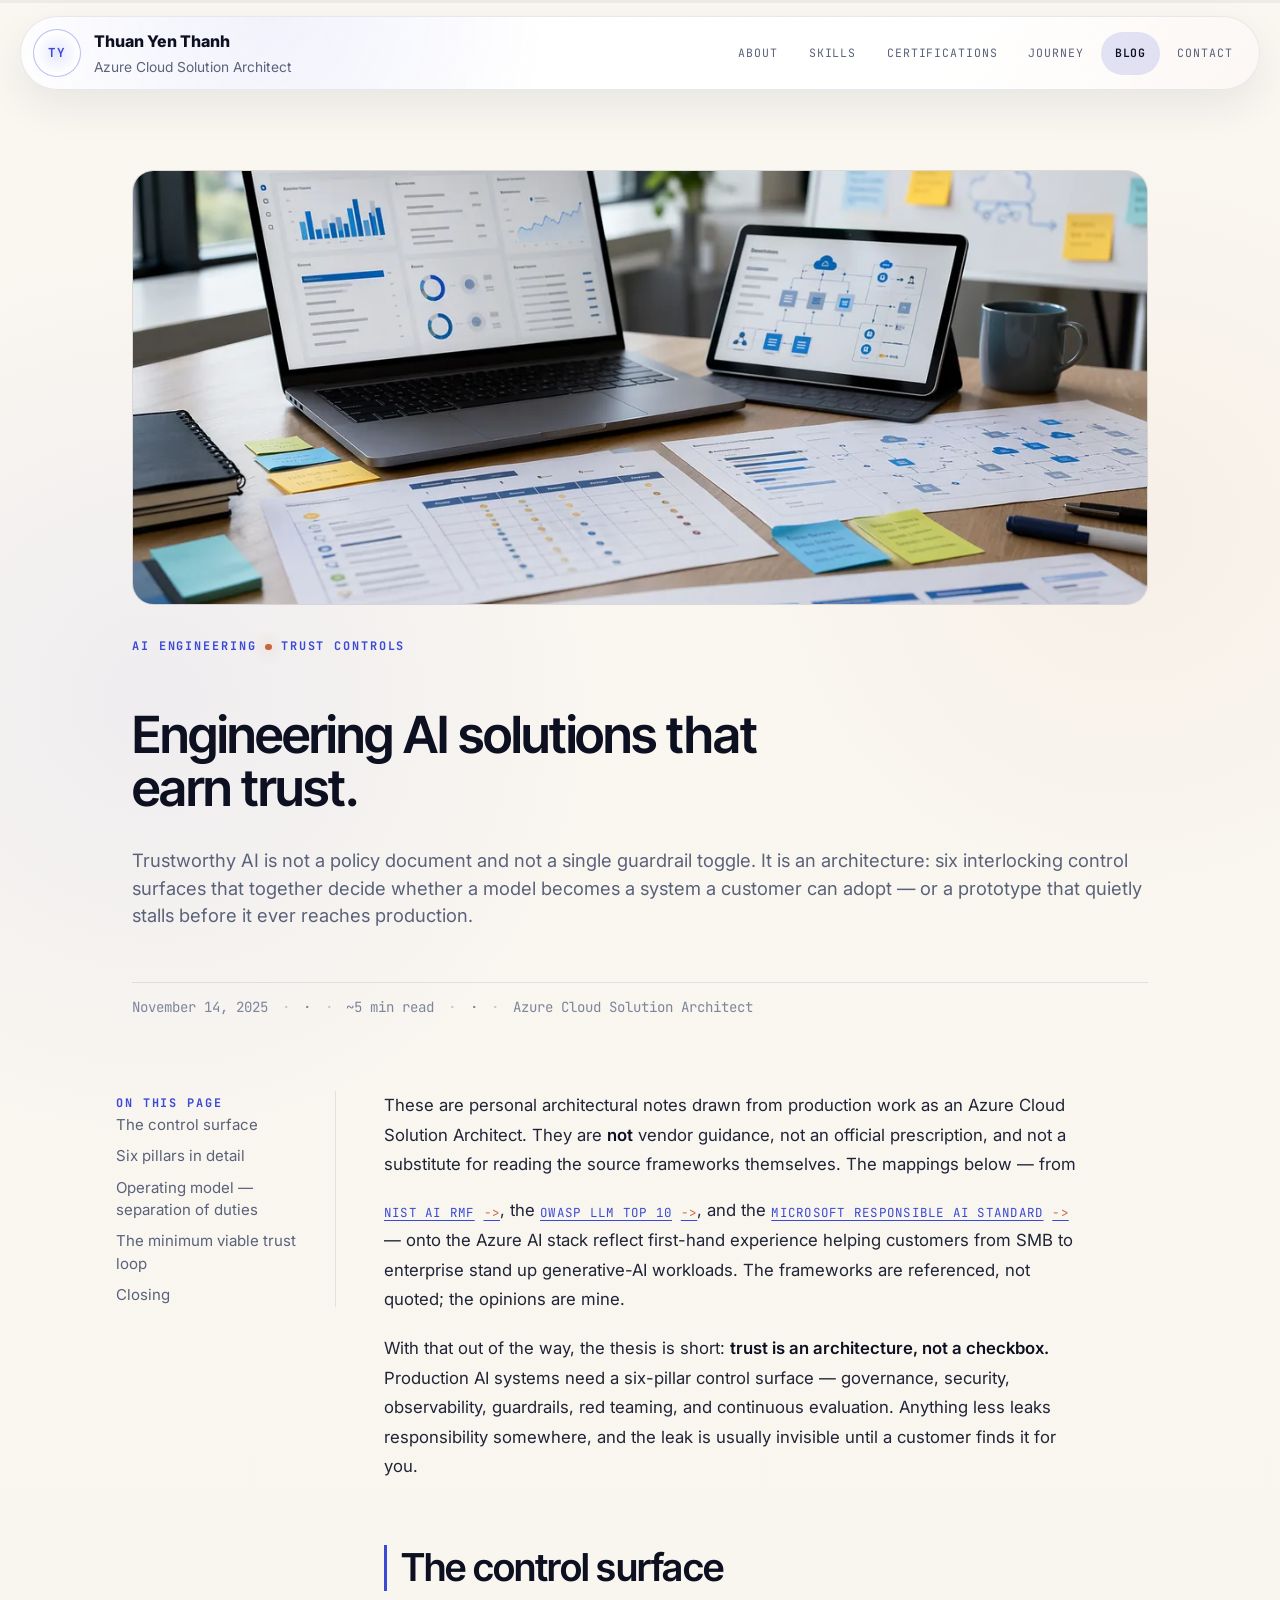
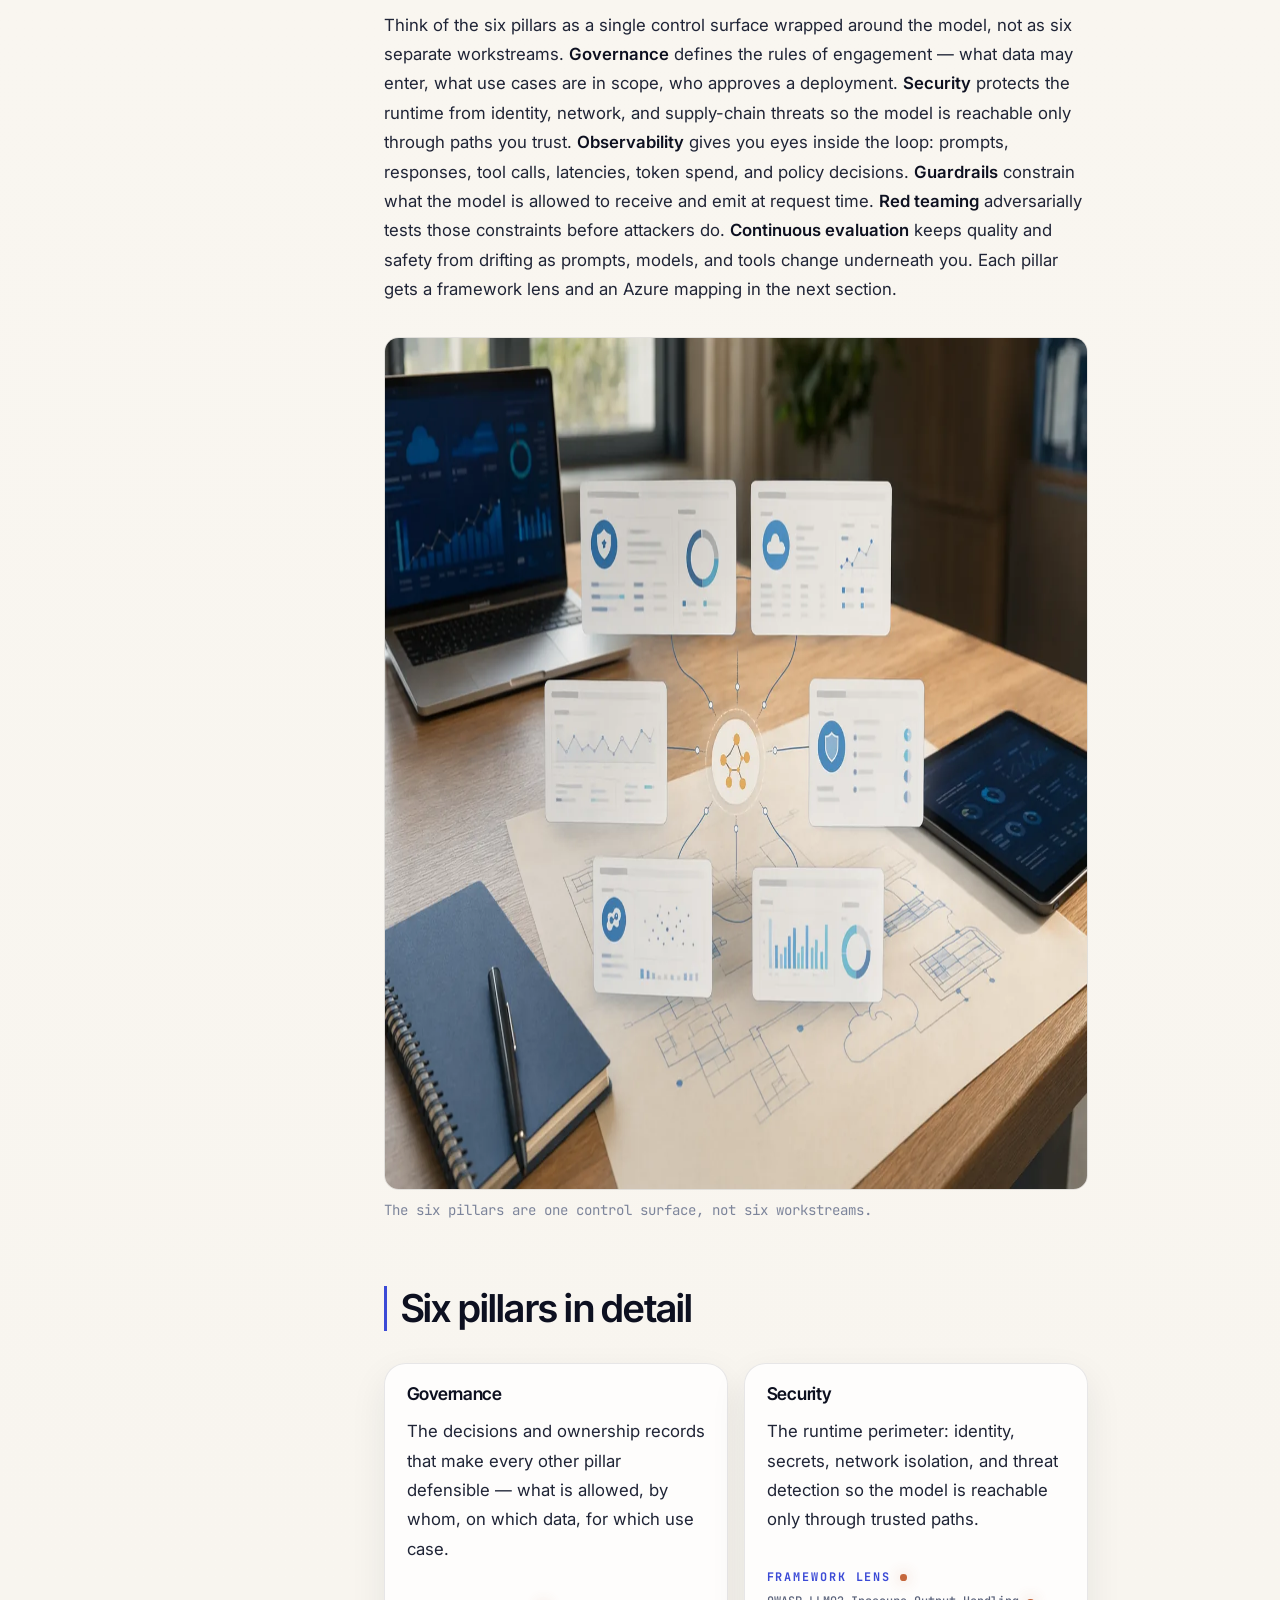
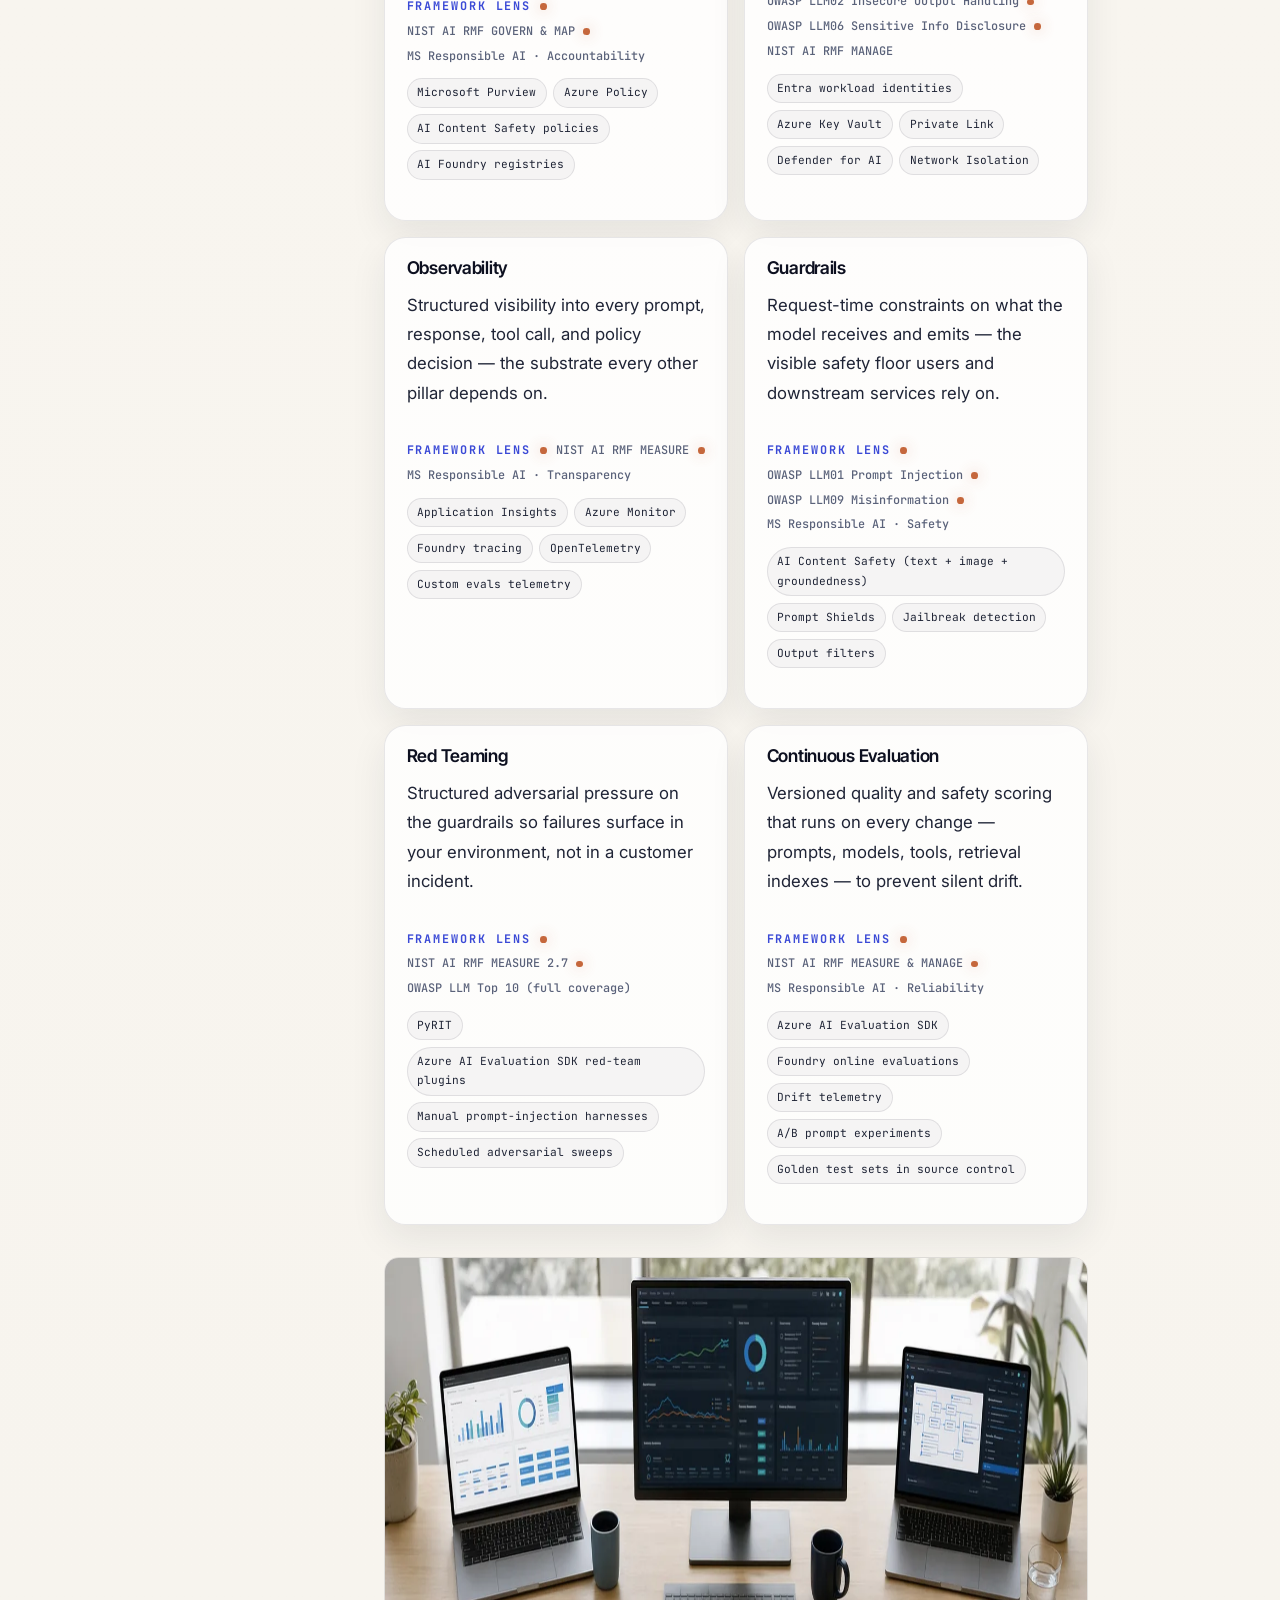
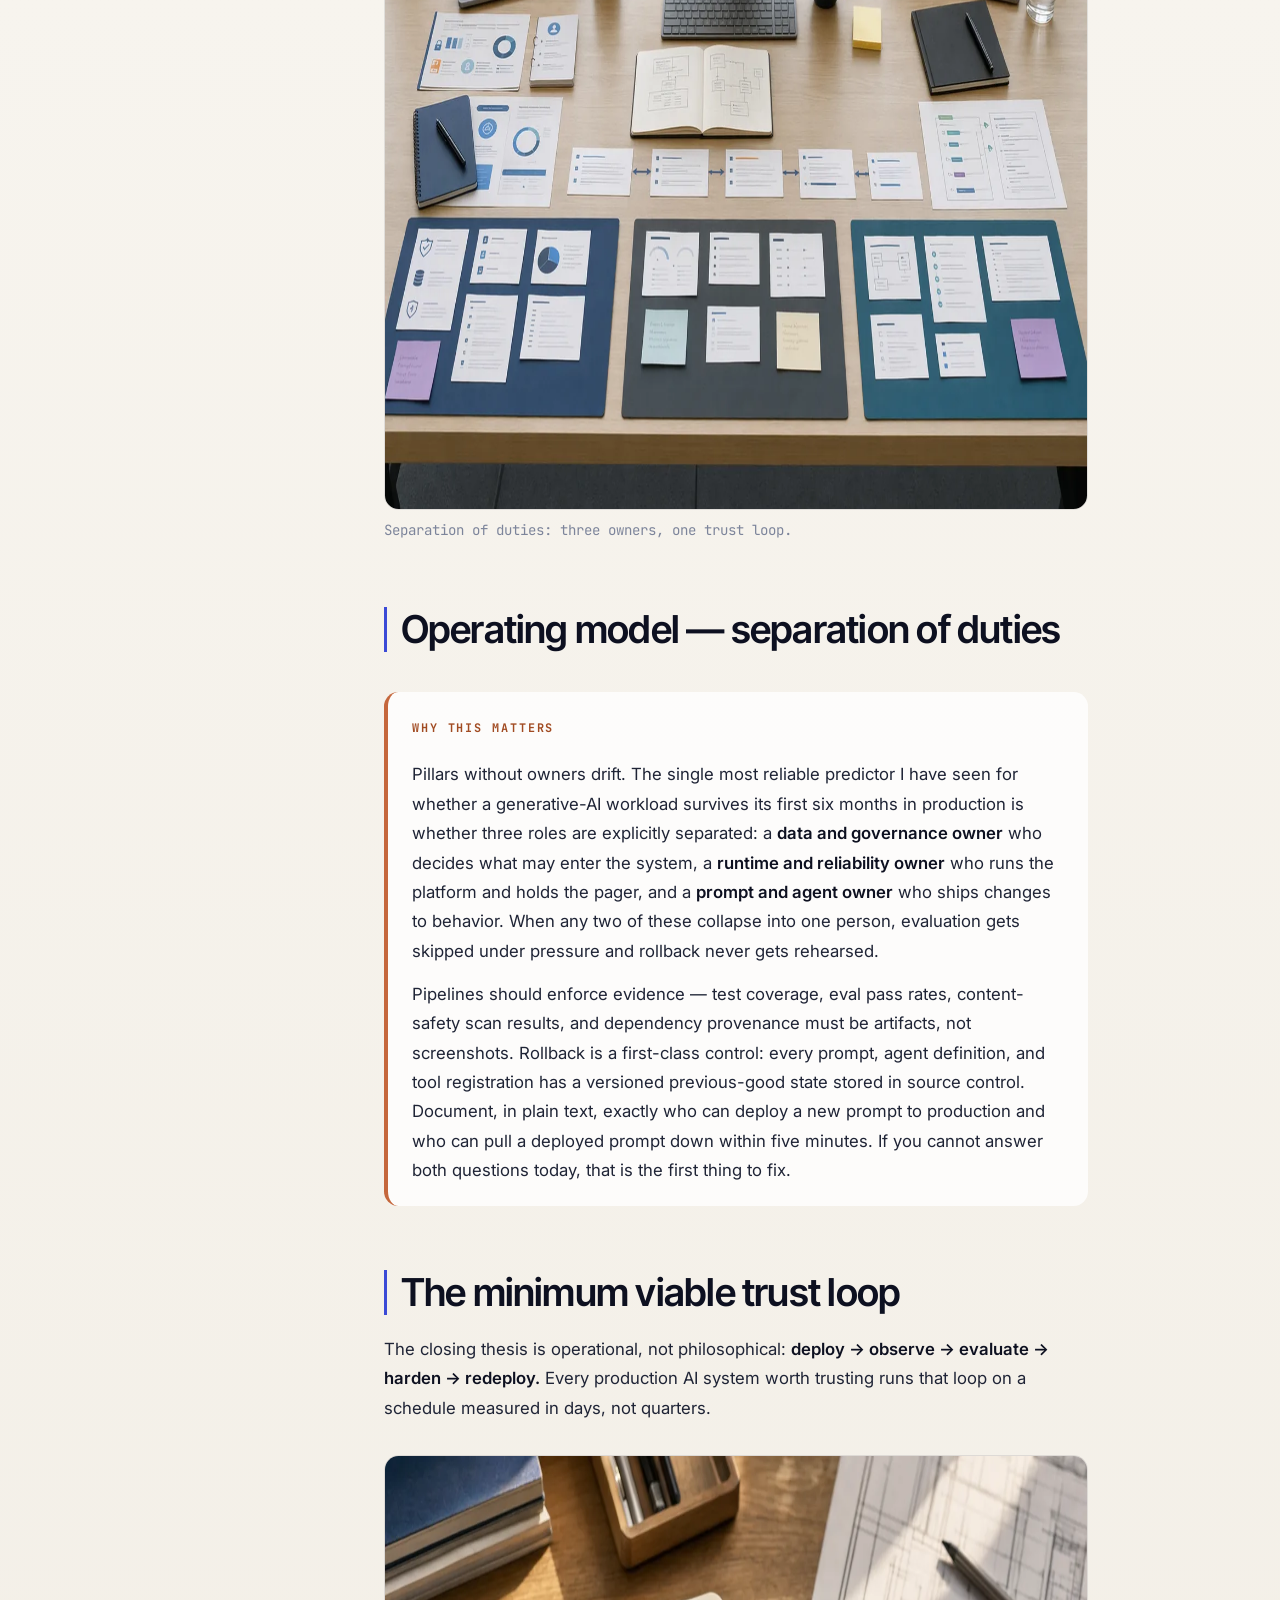
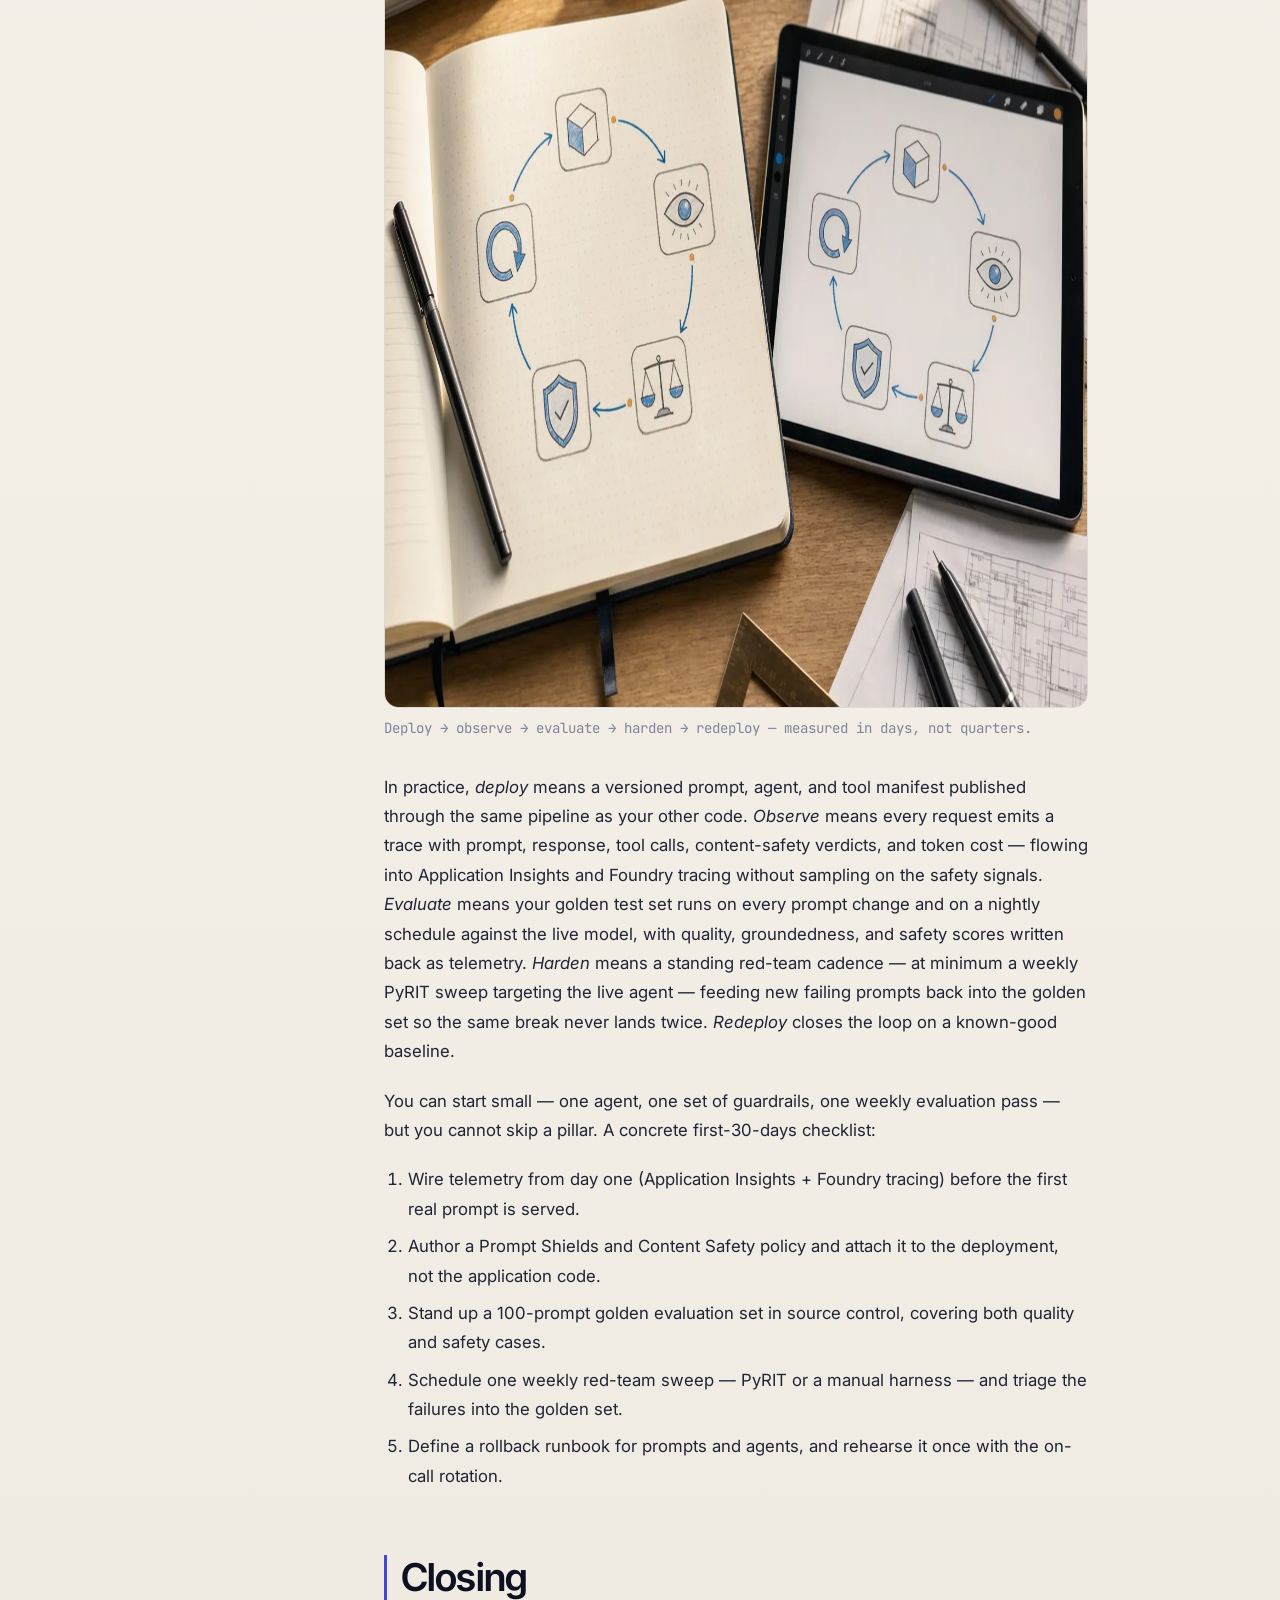
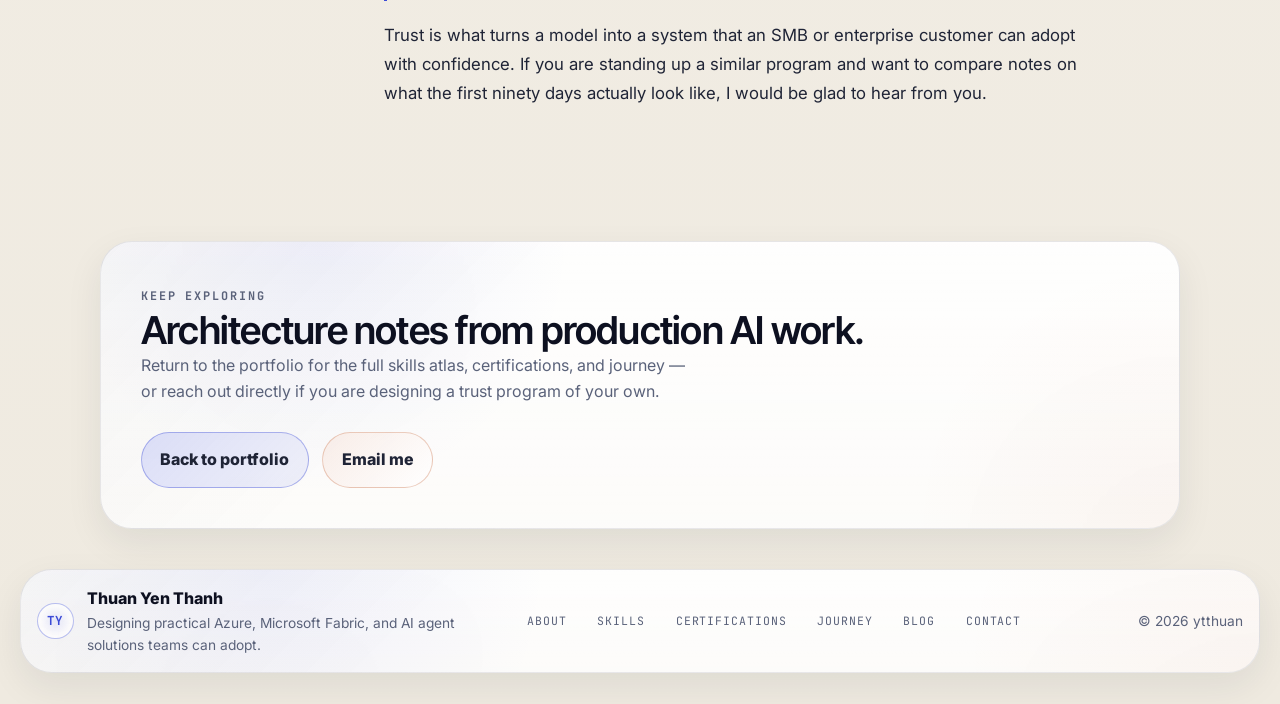
<file: articles/ai-trust-controls.html>
<!doctype html>
<html lang="en">
  <head>
    <meta charset="UTF-8" />
    <meta name="viewport" content="width=device-width, initial-scale=1.0" />
    <title>Engineering AI solutions that earn trust — Thuan Yen Thanh</title>
    <meta name="description" content="Six pillars of trustworthy AI in production: governance, security, observability, guardrails, red teaming, and continuous evaluation — mapped from NIST AI RMF, OWASP LLM Top 10, and Microsoft Responsible AI onto the Azure AI stack." />
    <meta name="author" content="Thuan Yen Thanh" />
    <meta name="robots" content="index, follow" />
    <meta name="theme-color" content="#f7f4ee" />
    <link rel="canonical" href="https://ytthuan.github.io/articles/ai-trust-controls.html" />

    <meta property="og:type" content="article" />
    <meta property="og:site_name" content="Thuan Yen Thanh — Azure Cloud Solution Architect Portfolio" />
    <meta property="og:title" content="Engineering AI solutions that earn trust — Thuan Yen Thanh" />
    <meta property="og:description" content="Six pillars of trustworthy AI in production: governance, security, observability, guardrails, red teaming, and continuous evaluation — mapped from NIST AI RMF, OWASP LLM Top 10, and Microsoft Responsible AI onto the Azure AI stack." />
    <meta property="og:url" content="https://ytthuan.github.io/articles/ai-trust-controls.html" />
    <meta property="og:image" content="https://ytthuan.github.io/images/og/og-default.png" />
    <meta property="og:image:width" content="1200" />
    <meta property="og:image:height" content="630" />
    <meta property="og:locale" content="en_US" />

    <meta name="twitter:card" content="summary_large_image" />
    <meta name="twitter:title" content="Engineering AI solutions that earn trust — Thuan Yen Thanh" />
    <meta name="twitter:description" content="Six pillars of trustworthy AI in production: governance, security, observability, guardrails, red teaming, and continuous evaluation — mapped from NIST AI RMF, OWASP LLM Top 10, and Microsoft Responsible AI onto the Azure AI stack." />
    <meta name="twitter:image" content="https://ytthuan.github.io/images/og/og-default.png" />

    <link rel="manifest" href="../manifest.webmanifest" />
    <link rel="icon" href="../images/favicon.svg" type="image/svg+xml" />

    <link rel="preconnect" href="https://fonts.googleapis.com" />
    <link rel="preconnect" href="https://fonts.gstatic.com" crossorigin />
    <link
      href="https://fonts.googleapis.com/css2?family=Inter:wght@400;500;600;700&family=Inter+Tight:wght@500;600;700&family=JetBrains+Mono:wght@400;500;700&display=swap"
      rel="stylesheet"
    />

    <link rel="stylesheet" href="../styles/styles.css" />
    <link rel="stylesheet" href="../styles/articles.css" />

    <script type="application/ld+json">
{"@context":"https://schema.org","@type":"Article","headline":"Engineering AI solutions that earn trust","description":"Six pillars of trustworthy AI in production: governance, security, observability, guardrails, red teaming, and continuous evaluation — mapped from NIST AI RMF, OWASP LLM Top 10, and Microsoft Responsible AI onto the Azure AI stack.","image":"https://ytthuan.github.io/images/articles/ai-trust-controls-hero.webp","datePublished":"2025-11-14","dateModified":"2025-11-14","author":{"@id":"https://ytthuan.github.io/#person"},"publisher":{"@id":"https://ytthuan.github.io/#person"},"mainEntityOfPage":{"@type":"WebPage","@id":"https://ytthuan.github.io/articles/ai-trust-controls.html"},"articleSection":"AI Engineering","keywords":"AI governance, AI security, AI observability, AI guardrails, red teaming, continuous evaluation, NIST AI RMF, OWASP LLM Top 10, Microsoft Responsible AI, Azure AI Foundry, Azure AI Content Safety, Defender for AI"}
    </script>
  </head>
  <body class="is-article">
    <div class="scroll-progress" aria-hidden="true"><span></span></div>

    <div class="site-ambient" aria-hidden="true">
      <div class="ambient-orb orb-cyan"></div>
      <div class="ambient-orb orb-amber"></div>
      <div class="ambient-grid"></div>
      <div class="ambient-noise"></div>
    </div>

    <div class="site-shell">
      <header class="topbar glass-panel article-topbar" data-surface>
        <a class="brandmark" href="../index.html#about" aria-label="Back to portfolio">
          <span class="brandmark-sigil">TY</span>
          <span class="brandmark-copy">
            <strong>Thuan Yen Thanh</strong>
            <small>Azure Cloud Solution Architect</small>
          </span>
        </a>
        <button
          class="nav-toggle"
          type="button"
          aria-label="Toggle primary navigation"
          aria-expanded="false"
          aria-controls="primary-navigation"
          data-nav-toggle
        >
          <span class="nav-toggle-copy" aria-hidden="true">Menu</span>
          <span class="nav-toggle-icon" aria-hidden="true">
            <span></span>
            <span></span>
          </span>
        </button>
        <nav id="primary-navigation" class="topnav" aria-label="Primary navigation">
          <a class="nav-link" href="../index.html#about">About</a>
          <a class="nav-link" href="../index.html#skills">Skills</a>
          <a class="nav-link" href="../index.html#certifications">Certifications</a>
          <a class="nav-link" href="../index.html#journey">Journey</a>
          <a class="nav-link" href="../index.html#blog" aria-current="page">Blog</a>
          <a class="nav-link" href="../index.html#contact">Contact</a>
        </nav>
      </header>

      <main class="article-page">
        <article>
          <header class="article-hero" data-reveal>
            <figure class="article-hero-visual">
              <picture>
                <source srcset="../images/articles/ai-trust-controls-hero.webp" type="image/webp" />
                <img src="../images/articles/ai-trust-controls-hero.png"
                     alt="Realistic AI trust controls workspace with dashboards, review sheets, and Azure-blue architecture diagrams."
                     width="1152" height="768" loading="eager" decoding="async" fetchpriority="high" />
              </picture>
            </figure>
            <p class="eyebrow"><span>AI Engineering</span><span>Trust Controls</span></p>
            <h1>Engineering AI solutions that earn trust.</h1>
            <p class="article-deck">
              Trustworthy AI is not a policy document and not a single guardrail toggle.
              It is an architecture: six interlocking control surfaces that together
              decide whether a model becomes a system a customer can adopt — or a
              prototype that quietly stalls before it ever reaches production.
            </p>
            <p class="article-hero-meta">
              <time datetime="2025-11-14">November 14, 2025</time>
              <span aria-hidden="true">·</span>
              <span>~5 min read</span>
              <span aria-hidden="true">·</span>
              <span>Azure Cloud Solution Architect</span>
            </p>
          </header>

          <div class="article-body">
            <aside class="article-toc" aria-label="On this page">
              <p class="eyebrow">On this page</p>
              <ol>
                <li><a href="#control-surface">The control surface</a></li>
                <li><a href="#pillars">Six pillars in detail</a></li>
                <li><a href="#operating-model">Operating model — separation of duties</a></li>
                <li><a href="#trust-loop">The minimum viable trust loop</a></li>
                <li><a href="#closing">Closing</a></li>
              </ol>
            </aside>

          <div class="article-prose" data-reveal>
            <p>
              These are personal architectural notes drawn from production work as an
              Azure Cloud Solution Architect. They are <strong>not</strong> vendor guidance,
              not an official prescription, and not a substitute for reading the
              source frameworks themselves. The mappings below — from
              <a class="text-link" href="https://www.nist.gov/itl/ai-risk-management-framework" target="_blank" rel="noreferrer">NIST AI RMF</a>,
              the <a class="text-link" href="https://genai.owasp.org/llm-top-10/" target="_blank" rel="noreferrer">OWASP LLM Top 10</a>,
              and the <a class="text-link" href="https://www.microsoft.com/en-us/ai/responsible-ai" target="_blank" rel="noreferrer">Microsoft Responsible AI Standard</a>
              — onto the Azure AI stack reflect first-hand experience helping customers
              from SMB to enterprise stand up generative-AI workloads. The frameworks
              are referenced, not quoted; the opinions are mine.
            </p>
            <p>
              With that out of the way, the thesis is short: <strong>trust is an
              architecture, not a checkbox.</strong> Production AI systems need a six-pillar
              control surface — governance, security, observability, guardrails, red
              teaming, and continuous evaluation. Anything less leaks responsibility
              somewhere, and the leak is usually invisible until a customer finds it
              for you.
            </p>

            <h2 id="control-surface">The control surface</h2>
            <p>
              Think of the six pillars as a single control surface wrapped around the
              model, not as six separate workstreams. <strong>Governance</strong> defines
              the rules of engagement — what data may enter, what use cases are in
              scope, who approves a deployment. <strong>Security</strong> protects the
              runtime from identity, network, and supply-chain threats so the
              model is reachable only through paths you trust. <strong>Observability</strong>
              gives you eyes inside the loop: prompts, responses, tool calls, latencies,
              token spend, and policy decisions. <strong>Guardrails</strong> constrain
              what the model is allowed to receive and emit at request time.
              <strong>Red teaming</strong> adversarially tests those constraints before
              attackers do. <strong>Continuous evaluation</strong> keeps quality and safety
              from drifting as prompts, models, and tools change underneath you.
              Each pillar gets a framework lens and an Azure mapping in the next
              section.
            </p>

            <figure>
              <picture>
                <source srcset="../images/articles/ai-trust-control-surface.webp" type="image/webp" />
                <img src="../images/articles/ai-trust-control-surface.png"
                     alt="Realistic workspace showing six dashboard panels arranged around a central node, illustrating the six pillars as one wrapped control surface."
                     width="1280" height="853" loading="lazy" decoding="async" />
              </picture>
              <figcaption>The six pillars are one control surface, not six workstreams.</figcaption>
            </figure>

            <h2 id="pillars">Six pillars in detail</h2>
            <div class="article-pillars">
              <div class="article-pillar">
                <h3>Governance</h3>
                <p>The decisions and ownership records that make every other pillar
                  defensible — what is allowed, by whom, on which data, for which use case.</p>
                <p class="eyebrow"><span>Framework lens</span><span>NIST AI RMF GOVERN &amp; MAP</span><span>MS Responsible AI · Accountability</span></p>
                <p class="article-pillar-stack">
                  <span>Microsoft Purview</span><span>Azure Policy</span><span>AI Content Safety policies</span><span>AI Foundry registries</span>
                </p>
              </div>

              <div class="article-pillar">
                <h3>Security</h3>
                <p>The runtime perimeter: identity, secrets, network isolation, and
                  threat detection so the model is reachable only through trusted paths.</p>
                <p class="eyebrow"><span>Framework lens</span><span>OWASP LLM02 Insecure Output Handling</span><span>OWASP LLM06 Sensitive Info Disclosure</span><span>NIST AI RMF MANAGE</span></p>
                <p class="article-pillar-stack">
                  <span>Entra workload identities</span><span>Azure Key Vault</span><span>Private Link</span><span>Defender for AI</span><span>Network Isolation</span>
                </p>
              </div>

              <div class="article-pillar">
                <h3>Observability</h3>
                <p>Structured visibility into every prompt, response, tool call, and
                  policy decision — the substrate every other pillar depends on.</p>
                <p class="eyebrow"><span>Framework lens</span><span>NIST AI RMF MEASURE</span><span>MS Responsible AI · Transparency</span></p>
                <p class="article-pillar-stack">
                  <span>Application Insights</span><span>Azure Monitor</span><span>Foundry tracing</span><span>OpenTelemetry</span><span>Custom evals telemetry</span>
                </p>
              </div>

              <div class="article-pillar">
                <h3>Guardrails</h3>
                <p>Request-time constraints on what the model receives and emits —
                  the visible safety floor users and downstream services rely on.</p>
                <p class="eyebrow"><span>Framework lens</span><span>OWASP LLM01 Prompt Injection</span><span>OWASP LLM09 Misinformation</span><span>MS Responsible AI · Safety</span></p>
                <p class="article-pillar-stack">
                  <span>AI Content Safety (text + image + groundedness)</span><span>Prompt Shields</span><span>Jailbreak detection</span><span>Output filters</span>
                </p>
              </div>

              <div class="article-pillar">
                <h3>Red Teaming</h3>
                <p>Structured adversarial pressure on the guardrails so failures
                  surface in your environment, not in a customer incident.</p>
                <p class="eyebrow"><span>Framework lens</span><span>NIST AI RMF MEASURE 2.7</span><span>OWASP LLM Top 10 (full coverage)</span></p>
                <p class="article-pillar-stack">
                  <span>PyRIT</span><span>Azure AI Evaluation SDK red-team plugins</span><span>Manual prompt-injection harnesses</span><span>Scheduled adversarial sweeps</span>
                </p>
              </div>

              <div class="article-pillar">
                <h3>Continuous Evaluation</h3>
                <p>Versioned quality and safety scoring that runs on every change —
                  prompts, models, tools, retrieval indexes — to prevent silent drift.</p>
                <p class="eyebrow"><span>Framework lens</span><span>NIST AI RMF MEASURE &amp; MANAGE</span><span>MS Responsible AI · Reliability</span></p>
                <p class="article-pillar-stack">
                  <span>Azure AI Evaluation SDK</span><span>Foundry online evaluations</span><span>Drift telemetry</span><span>A/B prompt experiments</span><span>Golden test sets in source control</span>
                </p>
              </div>
            </div>

            <figure>
              <picture>
                <source srcset="../images/articles/ai-trust-operating-model.webp" type="image/webp" />
                <img src="../images/articles/ai-trust-operating-model.png"
                     alt="Realistic shared workspace with three distinct work zones connected by review evidence cards on a desk, implying separation of duties."
                     width="1280" height="853" loading="lazy" decoding="async" />
              </picture>
              <figcaption>Separation of duties: three owners, one trust loop.</figcaption>
            </figure>

            <h2 id="operating-model">Operating model — separation of duties</h2>
            <aside class="article-callout">
              <p class="eyebrow"><span>Why this matters</span></p>
              <p>
                Pillars without owners drift. The single most reliable predictor I
                have seen for whether a generative-AI workload survives its first
                six months in production is whether three roles are explicitly
                separated: a <strong>data and governance owner</strong> who decides what
                may enter the system, a <strong>runtime and reliability owner</strong>
                who runs the platform and holds the pager, and a <strong>prompt and
                agent owner</strong> who ships changes to behavior. When any two of
                these collapse into one person, evaluation gets skipped under
                pressure and rollback never gets rehearsed.
              </p>
              <p>
                Pipelines should enforce evidence — test coverage, eval pass
                rates, content-safety scan results, and dependency provenance
                must be artifacts, not screenshots. Rollback is a first-class
                control: every prompt, agent definition, and tool registration
                has a versioned previous-good state stored in source control.
                Document, in plain text, exactly who can deploy a new prompt to
                production and who can pull a deployed prompt down within five
                minutes. If you cannot answer both questions today, that is the
                first thing to fix.
              </p>
            </aside>

            <h2 id="trust-loop">The minimum viable trust loop</h2>
            <p>
              The closing thesis is operational, not philosophical:
              <strong>deploy → observe → evaluate → harden → redeploy.</strong> Every
              production AI system worth trusting runs that loop on a schedule
              measured in days, not quarters.
            </p>

            <figure>
              <picture>
                <source srcset="../images/articles/ai-trust-loop-cycle.webp" type="image/webp" />
                <img src="../images/articles/ai-trust-loop-cycle.png"
                     alt="Realistic close-up of a notebook and tablet showing a five-stage circular flow diagram with iconographic blocks for deploy, observe, evaluate, harden, and redeploy."
                     width="1280" height="853" loading="lazy" decoding="async" />
              </picture>
              <figcaption>Deploy → observe → evaluate → harden → redeploy — measured in days, not quarters.</figcaption>
            </figure>

            <p>
              In practice, <em>deploy</em> means a versioned prompt, agent, and
              tool manifest published through the same pipeline as your other
              code. <em>Observe</em> means every request emits a trace with
              prompt, response, tool calls, content-safety verdicts, and token
              cost — flowing into Application Insights and Foundry tracing
              without sampling on the safety signals. <em>Evaluate</em> means
              your golden test set runs on every prompt change and on a nightly
              schedule against the live model, with quality, groundedness, and
              safety scores written back as telemetry. <em>Harden</em> means a
              standing red-team cadence — at minimum a weekly PyRIT sweep
              targeting the live agent — feeding new failing prompts back into
              the golden set so the same break never lands twice. <em>Redeploy</em>
              closes the loop on a known-good baseline.
            </p>
            <p>
              You can start small — one agent, one set of guardrails, one
              weekly evaluation pass — but you cannot skip a pillar. A
              concrete first-30-days checklist:
            </p>
            <ol>
              <li>Wire telemetry from day one (Application Insights + Foundry tracing) before the first real prompt is served.</li>
              <li>Author a Prompt Shields and Content Safety policy and attach it to the deployment, not the application code.</li>
              <li>Stand up a 100-prompt golden evaluation set in source control, covering both quality and safety cases.</li>
              <li>Schedule one weekly red-team sweep — PyRIT or a manual harness — and triage the failures into the golden set.</li>
              <li>Define a rollback runbook for prompts and agents, and rehearse it once with the on-call rotation.</li>
            </ol>

            <h2 id="closing">Closing</h2>
            <p>
              Trust is what turns a model into a system that an SMB or enterprise
              customer can adopt with confidence. If you are standing up a similar
              program and want to compare notes on what the first ninety days
              actually look like, I would be glad to hear from you.
            </p>
          </div>
          </div>

          <footer class="article-cta glass-panel" data-reveal>
            <div>
              <p class="eyebrow"><span>Keep exploring</span></p>
              <h2>Architecture notes from production AI work.</h2>
              <p>Return to the portfolio for the full skills atlas, certifications, and journey — or reach out directly if you are designing a trust program of your own.</p>
            </div>
            <div class="article-cta-actions" aria-label="Article actions">
              <a class="button button-primary" href="../index.html#blog">
                <span>Back to portfolio</span>
              </a>
              <a class="button button-secondary" href="mailto:yenthuan@gmail.com">
                <span>Email me</span>
              </a>
            </div>
          </footer>
        </article>
      </main>

      <footer class="footer glass-panel" data-reveal>
        <div class="footer-brand">
          <span class="brandmark-sigil">TY</span>
          <div>
            <strong>Thuan Yen Thanh</strong>
            <p>Designing practical Azure, Microsoft Fabric, and AI agent solutions teams can adopt.</p>
          </div>
        </div>
        <nav class="footer-nav" aria-label="Footer navigation">
          <a href="../index.html#about">About</a>
          <a href="../index.html#skills">Skills</a>
          <a href="../index.html#certifications">Certifications</a>
          <a href="../index.html#journey">Journey</a>
          <a href="../index.html#blog">Blog</a>
          <a href="../index.html#contact">Contact</a>
        </nav>
        <p class="footer-note">
          &copy; <span id="current-year"></span> ytthuan
        </p>
      </footer>
    </div>

    <script src="../scripts/script.js" defer></script>
  </body>
</html>
</file>
<file: styles/styles.css>
:root {
  color-scheme: light;
  --bg: #f7f4ee;
  --bg-2: #efeae0;
  --panel: rgba(255, 255, 255, 0.78);
  --panel-strong: rgba(255, 255, 255, 0.94);
  --glass: rgba(31, 36, 54, 0.04);
  --line: rgba(31, 36, 54, 0.10);
  --line-strong: rgba(31, 36, 54, 0.22);
  --text: #1f2436;
  --text-strong: #0d1020;
  --muted: #5a627a;
  --muted-2: #7d859b;
  --cyan: #3b4ad6;
  --teal: #2a35a8;
  --teal-deep: #1a2078;
  --amber: #c5673c;
  --amber-strong: #a14b22;
  --violet: #7a6bd0;
  --shadow: 0 28px 60px rgba(31, 36, 54, 0.12);
  --shadow-soft: 0 14px 36px rgba(31, 36, 54, 0.08);
  --display: "Inter Tight", "Inter", system-ui, -apple-system, "Segoe UI", sans-serif;
  --sans: "Inter", system-ui, -apple-system, "Segoe UI", "Helvetica Neue", sans-serif;
  --mono: "JetBrains Mono", "IBM Plex Mono", monospace;
  --shell-width: min(1240px, calc(100vw - 2rem));
  --reading-width: min(1080px, calc(100vw - 2rem));
  --container: var(--shell-width);
  --radius-xl: 2rem;
  --radius-lg: 1.35rem;
  --radius-md: 0.9rem;
  --ease: cubic-bezier(0.2, 0.8, 0.2, 1);
  --transition: 320ms var(--ease);

  --fs-display: clamp(2.4rem, 7vw, 3rem);
  --fs-display-md: clamp(2.8rem, 4vw, 3.6rem);
  --fs-h2: clamp(1.85rem, 5vw, 2.4rem);
  --fs-h2-md: clamp(2rem, 3vw, 2.6rem);
  --fs-h3: clamp(1.3rem, 3vw, 1.55rem);
  --fs-h3-md: clamp(1.4rem, 2.2vw, 1.7rem);
  --fs-h4: 1.05rem;
  --fs-body: 1rem;
  --fs-body-sm: 0.94rem;
  --fs-meta: 0.88rem;
  --fs-eyebrow: 0.74rem;
  --fs-mono: 0.74rem;
  --lh-tight: 1.05;
  --lh-snug: 1.18;
  --lh-normal: 1.6;
  --ls-tight: -0.02em;
  --ls-snug: -0.015em;
  --ls-eyebrow: 0.18em;
}

*,
*::before,
*::after {
  box-sizing: border-box;
}

html {
  scroll-behavior: smooth;
}

body {
  margin: 0;
  min-height: 100vh;
  overflow-x: hidden;
  background:
    radial-gradient(circle at 12% 8%, rgba(59, 74, 214, 0.06), transparent 28rem),
    radial-gradient(circle at 88% 6%, rgba(197, 103, 60, 0.05), transparent 26rem),
    linear-gradient(180deg, #faf7f1 0%, var(--bg) 55%, var(--bg-2) 100%);
  color: var(--text);
  font-family: var(--sans);
  line-height: 1.6;
}

img {
  display: block;
  max-width: 100%;
}

a {
  color: inherit;
  text-decoration: none;
}

a:focus-visible,
button:focus-visible {
  outline: 2px solid var(--cyan);
  outline-offset: 4px;
}

.scroll-progress {
  position: fixed;
  inset: 0 auto auto 0;
  width: 100%;
  height: 3px;
  z-index: 100;
  background: rgba(31, 36, 54, 0.06);
}

.scroll-progress span {
  display: block;
  width: 100%;
  height: 100%;
  transform: scaleX(0);
  transform-origin: left center;
  background: linear-gradient(90deg, var(--cyan), var(--amber));
  box-shadow: 0 0 18px rgba(59, 74, 214, 0.35);
}

.site-ambient {
  position: fixed;
  inset: 0;
  z-index: 0;
  pointer-events: none;
  overflow: hidden;
}

.ambient-orb {
  display: none;
  position: absolute;
  width: 42rem;
  aspect-ratio: 1;
  border-radius: 50%;
  filter: blur(80px);
  opacity: 0.2;
  animation: drift 18s ease-in-out infinite alternate;
}

.orb-cyan {
  top: -15rem;
  left: -10rem;
  background: var(--teal);
}

.orb-amber {
  right: -12rem;
  bottom: 12%;
  background: var(--amber-strong);
  animation-duration: 24s;
}

.ambient-grid,
.ambient-noise {
  position: absolute;
  inset: 0;
}

.ambient-grid {
  background:
    linear-gradient(rgba(31, 36, 54, 0.05) 1px, transparent 1px),
    linear-gradient(90deg, rgba(31, 36, 54, 0.05) 1px, transparent 1px);
  background-size: 100px 100px;
  mask-image: radial-gradient(circle at center, black 26%, transparent 78%);
  opacity: 0.08;
}

.ambient-noise {
  opacity: 0.05;
  background-image:
    radial-gradient(circle at 15% 25%, rgba(31, 36, 54, 0.08) 0.7px, transparent 0.8px),
    radial-gradient(circle at 80% 65%, rgba(31, 36, 54, 0.08) 0.8px, transparent 0.9px);
  background-size: 180px 180px, 220px 220px;
}

.site-shell {
  position: relative;
  z-index: 1;
  width: var(--container);
  margin: 0 auto;
  padding: 1rem 0 2rem;
}

.glass-panel,
.section-frame {
  position: relative;
  isolation: isolate;
  overflow: hidden;
  border: 1px solid var(--line);
  background:
    linear-gradient(135deg, rgba(31, 36, 54, 0.04), transparent 34%),
    linear-gradient(180deg, rgba(255, 255, 255, 0.94), rgba(255, 255, 255, 0.82));
  box-shadow: var(--shadow-soft);
}

.glass-panel::before,
.section-frame::before,
.interactive-surface::after {
  content: "";
  position: absolute;
  inset: 0;
  pointer-events: none;
}

.glass-panel::before,
.section-frame::before {
  z-index: -1;
  background:
    radial-gradient(circle at 20% 0, rgba(59, 74, 214, 0.07), transparent 28%),
    radial-gradient(circle at 100% 100%, rgba(197, 103, 60, 0.05), transparent 24%);
}

.interactive-surface {
  transform-style: preserve-3d;
  transform:
    perspective(1200px)
    rotateX(var(--rotate-x, 0deg))
    rotateY(var(--rotate-y, 0deg))
    translate3d(0, 0, 0);
  transition:
    transform var(--transition),
    border-color var(--transition),
    box-shadow var(--transition);
}

.interactive-surface::after {
  background:
    radial-gradient(
      25rem 18rem at var(--pointer-x, 50%) var(--pointer-y, 50%),
      rgba(59, 74, 214, 0.10),
      transparent 62%
    );
  opacity: 0;
  transition: opacity var(--transition);
}

.interactive-surface:hover {
  border-color: var(--line-strong);
  box-shadow: var(--shadow);
}

.interactive-surface:hover::after {
  opacity: 1;
}

.section-frame,
.footer {
  margin-top: 1rem;
  border-radius: var(--radius-xl);
}

.topbar {
  position: sticky;
  top: 1rem;
  z-index: 50;
  display: grid;
  grid-template-columns: minmax(13rem, 1fr) auto;
  gap: 0.75rem;
  align-items: center;
  padding: 0.72rem 0.8rem 0.72rem 0.72rem;
  border: 1px solid var(--line);
  border-radius: 999px;
  background:
    linear-gradient(135deg, rgba(255, 255, 255, 0.88), rgba(255, 255, 255, 0.7)),
    rgba(255, 255, 255, 0.76);
  box-shadow: 0 16px 40px rgba(31, 36, 54, 0.08);
  backdrop-filter: blur(18px) saturate(1.1);
}

.brandmark,
.footer-brand {
  display: flex;
  gap: 0.85rem;
  align-items: center;
  min-width: 0;
}

.brandmark-sigil {
  display: inline-grid;
  place-items: center;
  width: 3rem;
  aspect-ratio: 1;
  border: 1px solid rgba(59, 74, 214, 0.35);
  border-radius: 50%;
  background:
    radial-gradient(circle, rgba(59, 74, 214, 0.12), transparent 62%),
    rgba(255, 255, 255, 0.6);
  color: var(--cyan);
  font-family: var(--mono);
  font-size: 0.78rem;
  font-weight: 700;
  letter-spacing: 0.12em;
}

.brandmark-copy {
  display: grid;
  gap: 0.1rem;
}

.nav-toggle {
  display: none;
  align-items: center;
  justify-content: center;
  gap: 0.55rem;
  min-height: 2.45rem;
  padding: 0.55rem 0.7rem 0.55rem 0.85rem;
  border: 1px solid rgba(59, 74, 214, 0.2);
  border-radius: 999px;
  background:
    linear-gradient(135deg, rgba(255, 255, 255, 0.78), rgba(59, 74, 214, 0.08)),
    rgba(255, 255, 255, 0.72);
  color: var(--text-strong);
  font: 700 0.68rem/1 var(--mono);
  letter-spacing: 0.09em;
  text-transform: uppercase;
  box-shadow: 0 10px 24px rgba(31, 36, 54, 0.08);
  cursor: pointer;
  transition:
    color var(--transition),
    border-color var(--transition),
    background var(--transition),
    box-shadow var(--transition);
}

.nav-toggle-icon {
  position: relative;
  display: grid;
  gap: 0.25rem;
  width: 1.05rem;
}

.nav-toggle-icon span {
  display: block;
  width: 100%;
  height: 2px;
  border-radius: 999px;
  background: currentColor;
  transition:
    transform var(--transition),
    opacity var(--transition);
}

.nav-toggle[aria-expanded="true"] .nav-toggle-icon span:first-child {
  transform: translateY(3px) rotate(45deg);
}

.nav-toggle[aria-expanded="true"] .nav-toggle-icon span:last-child {
  transform: translateY(-3px) rotate(-45deg);
}

.brandmark-copy strong,
.footer-brand strong {
  color: var(--text-strong);
  font-weight: 800;
}

.brandmark-copy small,
.footer-brand p,
.footer-note {
  margin: 0;
  color: var(--muted);
  font-size: 0.86rem;
}

.topnav,
.footer-nav {
  display: flex;
  flex-wrap: wrap;
  align-items: center;
  justify-content: center;
  gap: 0.2rem;
}

.nav-link,
.nav-cta,
.footer-nav a {
  position: relative;
  display: inline-flex;
  align-items: center;
  min-height: 2.7rem;
  padding: 0.66rem 0.86rem;
  border-radius: 999px;
  color: var(--muted);
  font-family: var(--mono);
  font-size: 0.72rem;
  letter-spacing: 0.08em;
  text-transform: uppercase;
  transition:
    color var(--transition),
    background var(--transition),
    border-color var(--transition),
    box-shadow var(--transition);
}

.nav-link:hover,
.nav-link.is-active,
.nav-link[aria-current="page"],
.footer-nav a:hover {
  color: var(--text);
  background: rgba(59, 74, 214, 0.08);
}

/* Persistent active state: slightly stronger than hover so users see */
/* "this is the current page" while still getting hover feedback elsewhere. */
.nav-link.is-active,
.nav-link[aria-current="page"] {
  color: var(--text-strong);
  background: rgba(59, 74, 214, 0.14);
  font-weight: 600;
}

.nav-cta {
  justify-self: end;
  border: 1px solid rgba(59, 74, 214, 0.3);
  background: rgba(59, 74, 214, 0.08);
  color: var(--text);
}

.hero {
  min-height: calc(100vh - 6rem);
  padding: clamp(1rem, 2vw, 1.35rem);
}

.hero-grid {
  display: grid;
  grid-template-columns: minmax(0, 0.95fr) minmax(30rem, 1.05fr);
  gap: 1rem;
  align-items: stretch;
}

.hero-copy,
.hero-visual,
.featured-system,
.capability-atlas,
.contact-panel {
  min-width: 0;
  border-radius: calc(var(--radius-xl) - 0.4rem);
}

.hero-copy {
  display: flex;
  flex-direction: column;
  justify-content: center;
  min-height: 39rem;
  padding: clamp(1.5rem, 4vw, 4rem);
}

.eyebrow,
.panel-label {
  display: inline-flex;
  flex-wrap: wrap;
  gap: 0.55rem;
  align-items: center;
  margin: 0;
  color: var(--cyan);
  font-family: var(--mono);
  font-size: 0.74rem;
  font-weight: 700;
  letter-spacing: 0.16em;
  text-transform: uppercase;
}

.eyebrow span:not(:last-child)::after {
  content: "";
  display: inline-block;
  width: 0.42rem;
  aspect-ratio: 1;
  margin-left: 0.55rem;
  border-radius: 50%;
  background: var(--amber);
  box-shadow: 0 0 14px rgba(197, 103, 60, 0.45);
}

h1,
h2,
h3 {
  margin: 0;
  color: var(--text-strong);
  font-family: var(--display);
  font-weight: 600;
  letter-spacing: -0.02em;
}

h1 {
  max-width: 22ch;
  margin-top: 1.2rem;
  font-size: var(--fs-display);
  line-height: var(--lh-tight);
  letter-spacing: var(--ls-tight);
  overflow-wrap: anywhere;
  hyphens: manual;
}

h2,
h3 {
  letter-spacing: var(--ls-snug);
}

h2 {
  font-size: var(--fs-h2);
  line-height: var(--lh-snug);
}

h3 {
  font-size: var(--fs-h3);
  line-height: var(--lh-snug);
}

.hero-thesis {
  max-width: 56ch;
  margin: 1.5rem 0 0;
  color: rgba(31, 36, 54, 0.92);
  font-size: clamp(1.05rem, 1.4vw, 1.2rem);
  line-height: 1.55;
}

.hero-support,
.section-heading p,
.featured-copy p,
.project-card p,
.capability-card p,
.timeline-body p,
.credential-card p,
.contact-panel p,
.testimonial-card blockquote {
  color: var(--muted);
}

.hero-support {
  max-width: 38rem;
  margin: 1rem 0 0;
  font-size: 1.02rem;
}

.hero-actions,
.contact-actions {
  display: flex;
  flex-wrap: wrap;
  gap: 0.85rem;
  margin-top: 2rem;
}

.button {
  display: inline-flex;
  align-items: center;
  justify-content: center;
  gap: 0.72rem;
  min-height: 3.25rem;
  padding: 0.88rem 1.15rem;
  border: 1px solid var(--line);
  border-radius: 999px;
  background: rgba(255, 255, 255, 0.7);
  color: var(--text);
  font-weight: 800;
  transition:
    transform var(--transition),
    border-color var(--transition),
    background var(--transition),
    box-shadow var(--transition);
}

.button svg {
  width: 1.1rem;
  fill: none;
  stroke: currentColor;
  stroke-linecap: round;
  stroke-linejoin: round;
  stroke-width: 1.8;
  transition: transform var(--transition);
}

.button:hover {
  transform: translateY(-3px);
  border-color: var(--line-strong);
  box-shadow: 0 18px 34px rgba(31, 36, 54, 0.10);
}

.button-primary {
  border-color: rgba(59, 74, 214, 0.38);
  background:
    linear-gradient(135deg, rgba(59, 74, 214, 0.18), rgba(42, 53, 168, 0.08)),
    rgba(255, 255, 255, 0.85);
}

.button-primary:hover svg {
  transform: translateX(4px);
}

.button-secondary {
  border-color: rgba(197, 103, 60, 0.32);
  background:
    linear-gradient(135deg, rgba(197, 103, 60, 0.12), rgba(255, 255, 255, 0.6)),
    rgba(255, 255, 255, 0.85);
}

.signal-list,
.tag-list {
  display: flex;
  flex-wrap: wrap;
  gap: 0.6rem;
  padding: 0;
  margin: 1.5rem 0 0;
  list-style: none;
}

.signal-list li,
.tag-list li {
  padding: 0.48rem 0.68rem;
  border: 1px solid rgba(31, 36, 54, 0.12);
  border-radius: 999px;
  background: rgba(255, 255, 255, 0.6);
  color: rgba(31, 36, 54, 0.92);
  font-size: 0.82rem;
}

.tag-list.compact {
  margin-top: 1rem;
}

.tag-list.compact li {
  font-size: 0.76rem;
}

.hero-visual {
  min-height: 39rem;
  background: var(--panel-strong);
}

.hero-visual img,
.featured-visual img,
.atlas-visual img {
  width: 100%;
  height: 100%;
  object-fit: cover;
}

.hero-visual img {
  position: absolute;
  inset: 0;
  opacity: 0.88;
}

.hero-visual::before {
  z-index: 1;
  background:
    linear-gradient(90deg, rgba(247, 244, 238, 0.18), transparent 44%),
    radial-gradient(circle at 70% 28%, transparent, rgba(247, 244, 238, 0.42) 70%);
}

.featured-meta dt,
.timeline-marker p {
  color: var(--muted-2);
  font-family: var(--mono);
  font-size: var(--fs-eyebrow);
  letter-spacing: var(--ls-eyebrow);
  text-transform: uppercase;
}

.proof-grid {
  display: grid;
  grid-template-columns: repeat(4, minmax(0, 1fr));
  gap: 1rem;
  margin-top: 1rem;
}

.proof-grid article {
  min-height: 11rem;
  padding: 1.15rem;
  border: 1px solid rgba(31, 36, 54, 0.10);
  border-radius: var(--radius-lg);
  background:
    linear-gradient(180deg, rgba(255, 255, 255, 0.86), rgba(255, 255, 255, 0.7)),
    rgba(31, 36, 54, 0.02);
}

.proof-grid span {
  color: var(--amber);
  font-family: var(--mono);
  font-size: 0.72rem;
  letter-spacing: 0.16em;
}

.proof-grid strong {
  display: block;
  margin-top: 0.8rem;
  color: var(--text);
  font-size: 1.02rem;
}

.proof-grid p {
  margin: 0.55rem 0 0;
  color: var(--muted);
  font-size: 0.9rem;
}

.systems,
.journey,
.contact {
  padding: clamp(1rem, 2vw, 1.4rem);
}

.section-heading {
  display: grid;
  grid-template-columns: minmax(10rem, 0.32fr) minmax(0, 1fr);
  gap: clamp(1rem, 4vw, 3rem);
  align-items: start;
  margin-bottom: 1rem;
  padding: clamp(1rem, 2vw, 1.4rem);
}

.section-heading.compact {
  padding-inline: 0;
  padding-top: 0;
}

.section-heading p {
  max-width: 43rem;
  margin: 1rem 0 0;
  font-size: 1.02rem;
}

.featured-system {
  display: grid;
  grid-template-columns: minmax(0, 0.8fr) minmax(24rem, 1fr) minmax(12rem, 0.42fr);
  gap: 1rem;
  padding: 1rem;
}

.featured-copy {
  display: flex;
  flex-direction: column;
  justify-content: center;
  padding: clamp(1rem, 2vw, 2rem);
}

.featured-copy h3 {
  margin-top: 0.8rem;
}

.featured-copy p {
  margin: 1rem 0 0;
}

.text-link {
  display: inline-flex;
  align-items: center;
  gap: 0.55rem;
  width: fit-content;
  margin-top: 1.4rem;
  color: var(--cyan);
  font-family: var(--mono);
  font-size: 0.78rem;
  letter-spacing: 0.1em;
  text-transform: uppercase;
}

.text-link::after {
  content: "->";
  color: var(--amber);
  transition: transform var(--transition);
}

.text-link:hover::after {
  transform: translateX(4px);
}

.featured-visual,
.atlas-visual {
  min-height: 25rem;
  margin: 0;
  overflow: hidden;
  border-radius: var(--radius-lg);
  background: rgba(31, 36, 54, 0.04);
}

.featured-meta {
  display: grid;
  gap: 0.8rem;
  align-content: center;
  margin: 0;
}

.featured-meta div {
  padding: 1rem;
  border: 1px solid rgba(31, 36, 54, 0.10);
  border-radius: var(--radius-md);
  background: rgba(255, 255, 255, 0.7);
}

.featured-meta dd {
  margin: 0.25rem 0 0;
  color: var(--text);
  font-weight: 800;
}

.project-grid {
  display: grid;
  grid-template-columns: repeat(3, minmax(0, 1fr));
  gap: 1rem;
  margin-top: 1rem;
}

.project-card {
  display: flex;
  flex-direction: column;
  min-height: 22rem;
  padding: 1.2rem;
  border-radius: var(--radius-lg);
}

.project-card-head {
  display: flex;
  align-items: center;
  gap: 0.85rem;
  margin: 1rem 0 0.85rem;
}

.project-card h3 {
  font-family: var(--sans);
  font-size: 1.26rem;
  font-weight: 800;
  letter-spacing: -0.02em;
}

.project-accent,
.capability-card > span {
  display: inline-grid;
  place-items: center;
  width: 3.2rem;
  aspect-ratio: 1;
  flex: 0 0 auto;
  border: 1px solid rgba(59, 74, 214, 0.22);
  border-radius: 1rem;
  background: rgba(255, 255, 255, 0.7);
  color: var(--cyan);
  font-family: var(--mono);
  font-size: 0.78rem;
  font-weight: 700;
  letter-spacing: 0.1em;
}

.accent-amber .project-accent {
  color: var(--amber);
  border-color: rgba(197, 103, 60, 0.28);
}

.project-card .text-link {
  margin-top: auto;
}

.capability-atlas {
  display: grid;
  grid-template-columns: minmax(24rem, 0.82fr) minmax(0, 1fr);
  gap: 1rem;
  margin-top: 1rem;
  padding: 1rem;
  border-radius: var(--radius-xl);
  background: rgba(255, 255, 255, 0.6);
}

.capability-atlas h3 {
  max-width: 12ch;
  margin-top: 0.7rem;
}

.capability-grid {
  display: grid;
  grid-template-columns: repeat(2, minmax(0, 1fr));
  gap: 0.8rem;
  margin-top: 1rem;
}

.capability-card {
  display: flex;
  gap: 0.85rem;
  align-items: flex-start;
  padding: 1rem;
  border-radius: var(--radius-lg);
}

.capability-card h4 {
  margin: 0 0 0.3rem;
  color: var(--text);
  font-size: var(--fs-h4);
}

.capability-card p {
  margin: 0;
  font-size: var(--fs-meta);
}

.skills {
  padding: clamp(2rem, 4vw, 3.5rem);
}

.skills-layout {
  display: grid;
  grid-template-columns: minmax(0, 1fr) minmax(0, 1.55fr);
  gap: clamp(1.25rem, 2.4vw, 2rem);
  margin-top: clamp(1.5rem, 3vw, 2.5rem);
  align-items: stretch;
}

.skills-visual {
  position: relative;
  border-radius: var(--radius-xl);
  overflow: hidden;
  padding: 0;
  display: flex;
}

.skills-visual img {
  width: 100%;
  height: 100%;
  object-fit: cover;
  display: block;
}

.skill-grid {
  display: grid;
  grid-template-columns: repeat(2, minmax(0, 1fr));
  gap: clamp(0.85rem, 1.5vw, 1.1rem);
}

.skill-card {
  display: grid;
  grid-template-columns: auto 1fr;
  gap: 0.85rem 1rem;
  padding: clamp(1rem, 1.6vw, 1.25rem);
  border-radius: var(--radius-lg);
  border: 1px solid var(--line);
  background: var(--panel);
  box-shadow: var(--shadow-soft);
  transition:
    transform var(--transition),
    box-shadow var(--transition),
    border-color var(--transition);
}

.skill-card:hover {
  transform: translateY(-2px);
  border-color: var(--line-strong);
  box-shadow: var(--shadow);
}

.skill-card .skill-mark {
  display: inline-grid;
  place-items: center;
  width: 2.4rem;
  height: 2.4rem;
  border-radius: 0.7rem;
  background: rgba(59, 74, 214, 0.08);
  color: var(--cyan);
  font-family: var(--mono);
  font-size: 0.78rem;
  font-weight: 700;
  letter-spacing: 0.06em;
}

.skill-card h4 {
  margin: 0 0 0.3rem;
  font-family: var(--display);
  font-size: 1.05rem;
  letter-spacing: -0.01em;
  color: var(--text-strong);
}

.skill-card p {
  margin: 0;
  color: var(--muted);
  font-size: 0.92rem;
  line-height: 1.55;
}

.skill-card .skill-body {
  display: flex;
  flex-direction: column;
  gap: 0.55rem;
}

.journey-layout {
  display: grid;
  grid-template-columns: minmax(0, 1.1fr) minmax(22rem, 0.64fr);
  gap: 1rem;
}

.timeline {
  position: relative;
  display: grid;
  gap: 1rem;
}

.timeline::before {
  content: "";
  position: absolute;
  inset: 1.6rem auto 1.6rem 7.35rem;
  width: 1px;
  background: linear-gradient(180deg, rgba(59, 74, 214, 0.32), rgba(197, 103, 60, 0.18));
}

.timeline-item {
  display: grid;
  grid-template-columns: 7rem minmax(0, 1fr);
  gap: 1.2rem;
  padding: 1.1rem;
  border-radius: var(--radius-lg);
}

.timeline-marker {
  position: relative;
  display: grid;
  align-content: start;
  gap: 0.6rem;
  padding-top: 0.95rem;
}

.timeline-dot {
  position: absolute;
  top: 1.25rem;
  right: -0.38rem;
  width: 0.78rem;
  aspect-ratio: 1;
  border-radius: 50%;
  background: linear-gradient(180deg, var(--cyan), var(--teal));
  box-shadow: 0 0 16px rgba(59, 74, 214, 0.35);
}

.timeline-dot.warm {
  background: linear-gradient(180deg, var(--amber), var(--amber-strong));
  box-shadow: 0 0 16px rgba(197, 103, 60, 0.35);
}

.timeline-body h3 {
  font-family: var(--sans);
  font-size: 1.2rem;
  font-weight: 800;
  letter-spacing: -0.02em;
}

.timeline-body header p {
  margin: 0.2rem 0 0;
  color: var(--cyan);
}

.journey-aside {
  display: grid;
  gap: 1rem;
  align-content: start;
}

.credential-card,
.testimonial-card {
  padding: 1.2rem;
  border-radius: var(--radius-lg);
}

.credential-card h3 {
  margin: 0.8rem 0 0.7rem;
}

.testimonial-card blockquote {
  margin: 1rem 0 0;
  color: rgba(31, 36, 54, 0.86);
  font-family: var(--display);
  font-size: clamp(1.8rem, 3vw, 2.5rem);
  line-height: 1.05;
}

.contact-panel {
  display: grid;
  grid-template-columns: minmax(0, 1fr) minmax(18rem, 0.45fr);
  gap: 1rem;
  align-items: center;
  padding: clamp(1.2rem, 4vw, 3rem);
  border-radius: var(--radius-xl);
  background:
    linear-gradient(135deg, rgba(59, 74, 214, 0.10), transparent 35%),
    radial-gradient(circle at 100% 100%, rgba(197, 103, 60, 0.10), transparent 30%),
    linear-gradient(180deg, rgba(255, 255, 255, 0.94), rgba(255, 255, 255, 0.82));
}

.contact-panel h2 {
  max-width: 12ch;
  margin-top: 0.8rem;
}

.contact-panel p {
  max-width: 43rem;
}

.contact-actions {
  display: grid;
  margin-top: 0;
}

.contact-actions .button {
  justify-content: flex-start;
  width: 100%;
}

.footer {
  display: grid;
  grid-template-columns: minmax(0, 1fr) auto minmax(12rem, auto);
  gap: 1rem;
  align-items: center;
  padding: 1rem;
}

.footer-note {
  text-align: right;
}

[data-reveal] {
  opacity: 1;
  transform: translateY(0) scale(1);
  transition:
    opacity 760ms var(--ease),
    transform 760ms var(--ease);
  transition-delay: var(--reveal-delay, 0ms);
}

[data-reveal].is-visible {
  animation: reveal-lift 760ms var(--ease) both;
  opacity: 1;
  transform: translateY(0) scale(1);
}

@keyframes reveal-lift {
  from {
    opacity: 0.001;
    transform: translateY(26px) scale(0.985);
  }

  to {
    opacity: 1;
    transform: translateY(0) scale(1);
  }
}

@keyframes drift {
  from {
    transform: translate3d(-1.5rem, -0.5rem, 0) scale(1);
  }
  to {
    transform: translate3d(1.5rem, 1.5rem, 0) scale(1.08);
  }
}

@media (max-width: 1180px) {
  .hero-grid,
  .featured-system,
  .capability-atlas,
  .journey-layout,
  .contact-panel,
  .footer {
    grid-template-columns: 1fr;
  }

  .topbar {
    border-radius: var(--radius-xl);
    grid-template-columns: minmax(0, 1fr) auto;
  }

  .nav-cta {
    justify-self: center;
  }

  .hero-copy,
  .hero-visual {
    min-height: auto;
  }

  .hero-visual {
    min-height: 34rem;
  }

  .proof-grid {
    grid-template-columns: repeat(2, minmax(0, 1fr));
  }

  .footer-note {
    text-align: left;
  }
}

@media (max-width: 900px) {
  .site-shell {
    width: min(100% - 1rem, 100%);
  }

  html:not(.nav-enhanced) .topnav {
    grid-column: 1 / -1;
    display: flex;
    flex-wrap: nowrap;
    gap: 0.4rem;
    width: 100%;
    overflow-x: auto;
    scroll-snap-type: x proximity;
    -webkit-overflow-scrolling: touch;
    scrollbar-width: none;
    padding-bottom: 0.15rem;
  }

  html:not(.nav-enhanced) .topnav::-webkit-scrollbar {
    display: none;
  }

  .nav-link {
    flex: 0 0 auto;
    justify-content: center;
    min-height: 2.5rem;
    padding: 0.55rem 0.85rem;
    scroll-snap-align: start;
    white-space: nowrap;
  }

  .section-heading,
  .project-grid,
  .capability-grid {
    grid-template-columns: 1fr;
  }

  .skills-layout {
    grid-template-columns: minmax(0, 1fr);
  }

  .section-heading {
    padding-inline: 0;
  }

  .featured-visual,
  .atlas-visual {
    min-height: 20rem;
  }
}

@media (max-width: 680px) {
  .site-shell {
    padding-top: 0.5rem;
  }

  .topbar {
    top: 0.5rem;
    padding: 0.75rem;
  }

  .brandmark {
    justify-content: center;
  }

  .topnav {
    gap: 0.3rem;
  }

  .nav-link {
    min-height: 2.4rem;
    padding: 0.5rem 0.75rem;
    font-size: 0.62rem;
    line-height: 1.05;
    letter-spacing: 0.06em;
    white-space: nowrap;
  }

  h1 {
    font-size: clamp(2.6rem, 13vw, 4.2rem);
    line-height: 0.88;
  }

  h2 {
    font-size: clamp(2.1rem, 10vw, 3.4rem);
  }

  .hero-copy,
  .systems,
  .journey,
  .contact {
    padding: 0.8rem;
  }

  .hero-visual {
    min-height: 26rem;
  }

  .proof-grid {
    grid-template-columns: 1fr;
  }

  .skill-grid {
    grid-template-columns: minmax(0, 1fr);
  }

  .timeline::before {
    display: none;
  }

  .timeline-item {
    grid-template-columns: 1fr;
  }

  .timeline-marker {
    padding-top: 0;
  }

  .timeline-dot {
    position: static;
    margin-bottom: 0.25rem;
  }

  .button {
    width: 100%;
  }
}

@media (prefers-reduced-motion: reduce) {
  html {
    scroll-behavior: auto;
  }

  *,
  *::before,
  *::after {
    animation: none !important;
    transition: none !important;
  }

  [data-reveal] {
    opacity: 1;
    transform: none;
  }

  .interactive-surface {
    transform: none !important;
  }
}

/* ============================================================
   Phase 4 additions: visually-hidden utility, education card,
   subtle motion keyframes + activations, certifications carousel,
   desktop typography boost
   ============================================================ */

.visually-hidden {
  position: absolute;
  width: 1px;
  height: 1px;
  padding: 0;
  margin: -1px;
  overflow: hidden;
  clip: rect(0, 0, 0, 0);
  white-space: nowrap;
  border: 0;
}

.education-card {
  padding: 1.2rem;
  border-radius: var(--radius-lg);
}

.education-card h3 {
  margin: 0.5rem 0 0.4rem;
  font-size: var(--fs-h3);
}

.education-card p {
  margin: 0;
  color: var(--muted);
  font-size: var(--fs-body-sm);
}

/* ----- Subtle motion keyframes (reduced-motion @media at file end disables all animation/transition globally) ----- */

@keyframes sigil-float {
  0%, 100% { transform: translateY(0); }
  50%      { transform: translateY(-4px); }
}

@keyframes dot-pulse {
  0%, 100% { transform: scale(1); }
  50%      { transform: scale(1.06); }
}

@keyframes heading-shimmer {
  0%   { background-position: -100% 0; }
  100% { background-position: 200% 0; }
}

@keyframes cert-fade {
  from { opacity: 0; transform: translateY(4px); }
  to   { opacity: 1; transform: translateY(0); }
}

.brandmark-sigil {
  transition: transform var(--transition);
}

.brandmark:hover .brandmark-sigil {
  transform: rotate(2deg);
}

.brandmark-sigil.is-floating {
  animation: sigil-float 6s ease-in-out infinite alternate;
}

.timeline-dot.is-pulsing {
  animation: dot-pulse 2.4s ease-in-out infinite;
}

.section-heading h2.is-shimmering {
  background: linear-gradient(90deg, var(--text-strong) 0%, var(--cyan) 50%, var(--text-strong) 100%);
  background-size: 200% 100%;
  background-clip: text;
  -webkit-background-clip: text;
  color: transparent;
  animation: heading-shimmer 900ms cubic-bezier(0.2, 0.8, 0.2, 1) 1;
}

/* ----- Certifications section + carousel ----- */

.certifications {
  padding: clamp(2rem, 4vw, 3.5rem);
  border-radius: var(--radius-xl);
  background: var(--panel-strong);
  box-shadow: var(--shadow-soft);
}

.cert-carousel {
  margin-top: clamp(1.5rem, 3vw, 2.5rem);
  position: relative;
}

.cert-viewport {
  overflow: hidden;
  border-radius: var(--radius-lg);
  position: relative;
}

.cert-marquee .cert-viewport {
  -webkit-mask-image: linear-gradient(
    90deg,
    transparent 0,
    #000 6%,
    #000 94%,
    transparent 100%
  );
          mask-image: linear-gradient(
    90deg,
    transparent 0,
    #000 6%,
    #000 94%,
    transparent 100%
  );
}

.cert-track {
  display: flex;
  list-style: none;
  margin: 0;
  padding: 0.25rem 0;
  gap: 1rem;
  will-change: transform;
}

.cert-marquee .cert-track {
  width: max-content;
  animation: cert-marquee 32s linear infinite;
}

.cert-marquee.is-paused .cert-track {
  animation-play-state: paused;
}

.cert-slide {
  flex: 0 0 clamp(280px, 36vw, 360px);
  min-width: 0;
}

.cert-card {
  display: grid;
  grid-template-columns: auto minmax(0, 1fr);
  gap: 1rem;
  align-items: center;
  height: 100%;
  padding: 1.1rem 1.2rem;
  background: linear-gradient(
    135deg,
    rgba(59, 74, 214, 0.06),
    rgba(255, 255, 255, 0.94) 60%
  );
  border: 1px solid var(--line);
  border-radius: var(--radius-lg);
  box-shadow: var(--shadow-soft);
}

.cert-badge {
  display: grid;
  place-items: center;
  width: 88px;
  height: 88px;
  padding: 0.5rem;
  background: rgba(255, 255, 255, 0.85);
  border: 1px solid var(--line);
  border-radius: var(--radius-md);
}

.cert-badge img {
  display: block;
  width: 64px;
  height: 64px;
}

.cert-meta {
  display: flex;
  flex-direction: column;
  gap: 0.45rem;
  min-width: 0;
}

.cert-issuer {
  margin: 0;
  font-family: var(--mono);
  font-size: var(--fs-eyebrow);
  letter-spacing: var(--ls-eyebrow);
  text-transform: uppercase;
  color: var(--muted);
}

.cert-title {
  margin: 0;
  font-family: var(--display);
  font-size: 1rem;
  line-height: var(--lh-snug);
  color: var(--text-strong);
}

.cert-verify {
  display: inline-flex;
  align-items: center;
  gap: 0.35rem;
  align-self: flex-start;
  padding: 0.4rem 0.8rem;
  border-radius: 999px;
  background: var(--cyan);
  color: #fff;
  font-family: var(--mono);
  font-size: 0.66rem;
  letter-spacing: 0.04em;
  text-transform: uppercase;
  transition:
    background var(--transition),
    transform var(--transition),
    box-shadow var(--transition);
}

.cert-verify:hover,
.cert-verify:focus-visible {
  background: var(--teal);
  transform: translateY(-1px);
  box-shadow: 0 8px 20px rgba(59, 74, 214, 0.22);
}

.cert-verify svg {
  flex: 0 0 auto;
}

@keyframes cert-marquee {
  from { transform: translateX(0); }
  to   { transform: translateX(-50%); }
}

/* Reduced-motion fallback: stop animation, hide clones, allow horizontal scroll-snap. */
.cert-carousel[data-reduced="true"] .cert-track {
  animation: none;
  width: auto;
  overflow-x: auto;
  scroll-snap-type: x mandatory;
}

.cert-carousel[data-reduced="true"] .cert-slide {
  scroll-snap-align: start;
}

.cert-carousel[data-reduced="true"] [data-clone="true"] {
  display: none;
}

.cert-marquee[data-reduced="true"] .cert-viewport {
  -webkit-mask-image: none;
          mask-image: none;
}

/* ----- Mobile carousel layout ----- */

@media (max-width: 900px) {
  .cert-slide {
    flex: 0 0 clamp(220px, 70vw, 280px);
  }
}

/* ----- Desktop typography boost ----- */

@media (min-width: 1180px) {
  h1 {
    font-size: var(--fs-display-md);
  }
  h2 {
    font-size: var(--fs-h2-md);
  }
  h3 {
    font-size: var(--fs-h3-md);
  }
}
/* ============================== Blog teaser ============================== */
/* Home-page Blog section: cards link out to long-form articles.              */

.blog {
  padding: clamp(2rem, 4vw, 3.5rem);
}

.blog-grid {
  display: grid;
  grid-template-columns: repeat(auto-fit, minmax(320px, 1fr));
  gap: 1.5rem;
  margin-top: clamp(1.5rem, 3vw, 2.5rem);
}

.blog-card {
  position: relative;
  display: flex;
  flex-direction: column;
  overflow: hidden;
  border-radius: var(--radius-lg);
  background:
    linear-gradient(135deg, rgba(31, 36, 54, 0.04), transparent 34%),
    linear-gradient(180deg, rgba(255, 255, 255, 0.94), rgba(255, 255, 255, 0.82));
  border: 1px solid var(--line);
  box-shadow: var(--shadow-soft);
  transition:
    transform var(--transition),
    border-color var(--transition),
    box-shadow var(--transition);
}

.blog-card-media {
  display: block;
  aspect-ratio: 16 / 9;
  overflow: hidden;
  background: var(--glass);
}

.blog-card-media img {
  width: 100%;
  height: 100%;
  object-fit: cover;
  transition: transform 600ms var(--ease);
}

.blog-card-body {
  display: flex;
  flex-direction: column;
  gap: 0.75rem;
  padding: 1.5rem 1.5rem 1.65rem;
}

.blog-card-eyebrow {
  margin: 0;
  color: var(--cyan);
  font-family: var(--mono);
  font-size: var(--fs-eyebrow);
  font-weight: 700;
  letter-spacing: var(--ls-eyebrow);
  text-transform: uppercase;
}

.blog-card h3 {
  margin: 0;
  font-family: var(--display);
  font-size: var(--fs-h3);
  line-height: var(--lh-snug);
  letter-spacing: var(--ls-snug);
  color: var(--text-strong);
}

.blog-card-dek {
  margin: 0;
  color: var(--muted);
  font-size: var(--fs-body);
  line-height: var(--lh-normal);
}

.blog-card-meta {
  display: flex;
  flex-wrap: wrap;
  align-items: center;
  gap: 0.55rem 0.85rem;
  margin-top: auto;
  padding-top: 0.75rem;
  font-family: var(--mono);
  font-size: var(--fs-meta);
  color: var(--muted-2);
  border-top: 1px solid var(--line);
}

.blog-card-link {
  display: inline-flex;
  align-items: center;
  gap: 0.35rem;
  margin-left: auto;
  color: var(--cyan);
  font-weight: 700;
  text-transform: none;
  letter-spacing: 0;
  transition: color var(--transition), transform var(--transition);
}

/* Stretched-link technique: the visible "Read article →" anchor gets a    */
/* pseudo-element overlay so the entire card is clickable. Hover/focus     */
/* still surface from the real anchor for accessibility & screen readers.  */
.blog-card-link::after {
  content: "";
  position: absolute;
  inset: 0;
  border-radius: inherit;
  z-index: 1;
}

.blog-card-link > * {
  position: relative;
  z-index: 2;
}

@media (hover: hover) and (pointer: fine) {
  .blog-card:hover {
    transform: translateY(-3px);
    border-color: var(--line-strong);
    box-shadow: var(--shadow);
  }

  .blog-card:hover .blog-card-media img {
    transform: scale(1.03);
  }

  .blog-card:hover .blog-card-link {
    color: var(--teal);
    transform: translateX(2px);
  }
}

.blog-card:focus-within {
  border-color: var(--line-strong);
  box-shadow: var(--shadow);
}

@media (max-width: 720px) {
  .blog-grid {
    grid-template-columns: 1fr;
  }

  .blog-card-body {
    padding: 1.25rem 1.25rem 1.4rem;
  }
}

/* Mobile editorial refinement: keep the custom command-atlas feel without dense desktop stacking. */
@media (max-width: 900px) {
  .topbar {
    gap: 0.65rem;
  }

  html:not(.nav-enhanced) .topnav {
    justify-content: flex-start;
    scroll-padding-inline: 0.35rem;
    padding-inline: 0.1rem;
    -webkit-mask-image: linear-gradient(
      90deg,
      transparent 0,
      #000 1rem,
      #000 calc(100% - 1rem),
      transparent 100%
    );
    mask-image: linear-gradient(
      90deg,
      transparent 0,
      #000 1rem,
      #000 calc(100% - 1rem),
      transparent 100%
    );
  }

  .nav-link:focus-visible {
    outline-offset: 2px;
  }
}

@media (max-width: 680px) {
  .topbar {
    align-items: center;
    padding: 0.72rem;
  }

  .brandmark {
    justify-content: flex-start;
  }

  .brandmark-sigil {
    width: 2.65rem;
  }

  .brandmark-copy small {
    font-size: 0.78rem;
  }

  .topnav {
    gap: 0.35rem;
  }

  .hero {
    min-height: auto;
    padding: 0.65rem;
  }

  .hero-grid {
    grid-template-columns: minmax(0, 1fr);
    gap: 0.75rem;
  }

  .hero-copy {
    padding: clamp(1.15rem, 5vw, 1.65rem);
    border-radius: calc(var(--radius-xl) - 0.65rem);
    background:
      linear-gradient(135deg, rgba(59, 74, 214, 0.055), transparent 42%),
      rgba(255, 255, 255, 0.48);
  }

  h1 {
    max-width: min(100%, 15ch);
    font-size: clamp(2.25rem, 10.5vw, 3.15rem);
    line-height: 0.98;
    letter-spacing: -0.035em;
  }

  .hero-thesis,
  .hero-support,
  .hero-actions {
    max-width: 100%;
    min-width: 0;
  }

  .hero-actions .button {
    min-width: 0;
  }

  h2 {
    font-size: clamp(1.85rem, 8vw, 2.55rem);
    line-height: 1.04;
  }

  .hero-thesis {
    margin-top: 1.15rem;
    font-size: 1.02rem;
    line-height: 1.58;
  }

  .hero-support {
    font-size: 0.96rem;
    line-height: 1.62;
  }

  .hero-actions {
    display: grid;
    grid-template-columns: repeat(2, minmax(0, 1fr));
    gap: 0.65rem;
    margin-top: 1.35rem;
  }

  .hero-actions .button-primary {
    grid-column: 1 / -1;
  }

  .hero-actions .button {
    width: 100%;
  }

  .signal-list {
    flex-wrap: nowrap;
    overflow-x: auto;
    scroll-snap-type: x proximity;
    -webkit-overflow-scrolling: touch;
    margin-inline: -0.15rem;
    padding: 0 0.15rem 0.35rem;
  }

  .signal-list li {
    flex: 0 0 auto;
    scroll-snap-align: start;
    background:
      linear-gradient(135deg, rgba(59, 74, 214, 0.08), rgba(255, 255, 255, 0.66));
  }

  .hero-visual {
    min-height: clamp(18rem, 72vw, 25rem);
  }

  .hero-visual img {
    object-position: 52% 42%;
  }

  .skills,
  .certifications,
  .blog {
    padding: 1rem;
  }

  .section-heading {
    margin-bottom: 0.75rem;
    padding: 0.25rem;
  }

  .section-heading p {
    font-size: 0.96rem;
    line-height: 1.6;
  }

  .skills-layout {
    margin-top: 1rem;
    gap: 1rem;
  }

  .skills-visual {
    min-height: 14rem;
    border-radius: var(--radius-lg);
  }

  .skill-card {
    grid-template-columns: 2.15rem minmax(0, 1fr);
    gap: 0.75rem;
    padding: 0.95rem;
  }

  .skill-card:nth-child(3n + 1) {
    background:
      linear-gradient(135deg, rgba(59, 74, 214, 0.08), transparent 42%),
      var(--panel);
  }

  .skill-card:nth-child(3n + 2) {
    background:
      linear-gradient(135deg, rgba(197, 103, 60, 0.07), transparent 42%),
      var(--panel);
  }

  .skill-card .skill-mark {
    width: 2.15rem;
    height: 2.15rem;
    border-radius: 0.65rem;
  }

  .skill-card h4 {
    font-size: 1rem;
  }

  .skill-card p {
    font-size: 0.9rem;
    line-height: 1.55;
  }

  .contact-panel {
    gap: 1.1rem;
    padding: 1.1rem;
  }

  .contact-panel h2 {
    max-width: none;
    font-size: clamp(1.8rem, 8vw, 2.45rem);
    line-height: 1.02;
  }

  .contact-actions {
    display: grid;
    grid-template-columns: repeat(2, minmax(0, 1fr));
    gap: 0.65rem;
  }

  .contact-actions .button-primary {
    grid-column: 1 / -1;
  }

  .contact-actions .button {
    justify-content: center;
    min-height: 3rem;
    padding-inline: 0.8rem;
  }

  .footer {
    gap: 0.85rem;
    padding: 1rem;
  }

  .footer-brand {
    align-items: flex-start;
  }

  .footer-nav {
    width: 100%;
    flex-wrap: nowrap;
    justify-content: flex-start;
    overflow-x: auto;
    scroll-snap-type: x proximity;
    -webkit-overflow-scrolling: touch;
    padding-bottom: 0.25rem;
    scrollbar-width: none;
  }

  .footer-nav::-webkit-scrollbar {
    display: none;
  }

  .footer-nav a {
    flex: 0 0 auto;
    scroll-snap-align: start;
  }

  .footer-note {
    font-size: 0.78rem;
  }
}

@media (min-width: 520px) and (max-width: 720px) {
  .blog-card {
    display: grid;
    grid-template-columns: minmax(8.5rem, 0.42fr) minmax(0, 1fr);
  }

  .blog-card-media {
    aspect-ratio: auto;
    min-height: 100%;
  }

  .blog-card-media img {
    height: 100%;
  }

  .blog-card-body {
    padding: 1rem;
  }

  .blog-card h3 {
    font-size: 1.15rem;
  }

  .blog-card-dek {
    font-size: 0.92rem;
  }

  .blog-card-meta {
    gap: 0.45rem 0.65rem;
    font-size: 0.78rem;
  }

  .blog-card-link {
    flex-basis: 100%;
    margin-left: 0;
  }
}

@media (max-width: 519px) {
  .blog-card-media {
    aspect-ratio: 4 / 3;
  }

  .blog-card-body {
    padding: 1.1rem;
  }

  .blog-card-link {
    flex-basis: 100%;
    margin-left: 0;
  }
}

@media (max-width: 900px) {
  html.nav-enhanced .topbar {
    grid-template-columns: minmax(0, 1fr) auto;
  }

  html.nav-enhanced .topnav {
    grid-column: 1 / -1;
    display: none;
    width: 100%;
    min-width: 0;
    padding: 0.45rem;
    overflow: visible;
    scroll-snap-type: none;
    -webkit-overflow-scrolling: auto;
    -webkit-mask-image: none;
    mask-image: none;
    border: 1px solid rgba(31, 36, 54, 0.08);
    border-radius: 1.35rem;
    background:
      linear-gradient(135deg, rgba(59, 74, 214, 0.06), transparent 44%),
      rgba(255, 255, 255, 0.74);
    box-shadow: inset 0 1px 0 rgba(255, 255, 255, 0.72);
  }

  html.nav-enhanced .topbar.is-nav-open .topnav {
    display: grid;
    grid-template-columns: repeat(3, minmax(0, 1fr));
    gap: 0.35rem;
  }

  html.nav-enhanced .nav-toggle {
    display: inline-flex;
  }

  html.nav-enhanced .nav-link {
    flex: initial;
    justify-content: center;
    min-width: 0;
    min-height: 2.45rem;
    padding: 0.66rem 0.6rem;
    scroll-snap-align: none;
    border: 1px solid transparent;
    background: rgba(255, 255, 255, 0.42);
    white-space: nowrap;
  }

  html.nav-enhanced .nav-link:hover,
  html.nav-enhanced .nav-link.is-active,
  html.nav-enhanced .nav-link[aria-current="page"] {
    border-color: rgba(59, 74, 214, 0.14);
    background: rgba(59, 74, 214, 0.11);
  }
}

@media (max-width: 680px) {
  html.nav-enhanced .topbar {
    top: 0.5rem;
    gap: 0.5rem;
    padding: 0.55rem;
    border-radius: 1.45rem;
  }

  html.nav-enhanced .brandmark {
    gap: 0.62rem;
  }

  html.nav-enhanced .brandmark-sigil {
    width: 2.35rem;
    font-size: 0.68rem;
  }

  html.nav-enhanced .brandmark-copy {
    gap: 0;
  }

  html.nav-enhanced .brandmark-copy strong {
    font-size: 0.95rem;
    line-height: 1.12;
  }

  html.nav-enhanced .brandmark-copy small {
    max-width: 18ch;
    font-size: 0.68rem;
    line-height: 1.15;
  }

  html.nav-enhanced .nav-toggle {
    min-height: 2.35rem;
    padding: 0.5rem 0.62rem 0.5rem 0.72rem;
  }

  html.nav-enhanced .topbar.is-nav-open .topnav {
    grid-template-columns: repeat(2, minmax(0, 1fr));
  }

  html.nav-enhanced .nav-link {
    min-height: 2.6rem;
    font-size: 0.64rem;
    letter-spacing: 0.06em;
  }
}

@media (max-width: 380px) {
  html.nav-enhanced .nav-toggle-copy {
    display: none;
  }

  html.nav-enhanced .brandmark-copy small {
    max-width: 15ch;
  }
}

@media (max-width: 380px) {
  .contact-actions {
    grid-template-columns: 1fr;
  }

  .contact-actions .button-primary {
    grid-column: auto;
  }
}

@media (prefers-reduced-motion: reduce) {
  .blog-card,
  .blog-card-media img,
  .blog-card-link,
  .nav-toggle,
  .nav-toggle-icon span {
    transition: none;
    transform: none;
  }
}
</file>
<file: styles/articles.css>
/* ============================================================================
   articles.css — chrome and typography for long-form article pages.
   Loaded AFTER styles.css. Article pages use <body class="is-article">.
   Reuses :root tokens from styles.css; introduces no new tokens, fonts, or
   colors. Designed to layer on the existing dark-graphite/teal/amber system.
   ============================================================================ */

/* ---------- Page shell ---------- */

.article-page {
  display: block;
}

body.is-article main {
  display: block;
  padding-block: clamp(1rem, 2vw, 1.5rem);
}

/* ---------- Topbar (slim variant) ---------- */
/* Visually identical to home topbar for brand consistency; only spacing eases. */

.article-topbar {
  margin-bottom: 1.5rem;
}

/* ---------- Hero ---------- */

.article-hero {
  display: grid;
  gap: clamp(1.25rem, 3vw, 2rem);
  padding: clamp(1.25rem, 3vw, 2rem);
  margin-bottom: clamp(1.5rem, 4vw, 2.5rem);
  border-radius: var(--radius-xl);
}

.article-hero-media {
  position: relative;
  width: 100%;
  aspect-ratio: 3 / 2;
  overflow: hidden;
  border-radius: var(--radius-lg);
  background: var(--glass);
  border: 1px solid var(--line);
}

.article-hero-media img {
  width: 100%;
  height: 100%;
  object-fit: cover;
  display: block;
}

.article-hero-copy {
  max-width: 60ch;
}

.article-hero-copy .eyebrow {
  margin-bottom: 1rem;
}

.article-hero-copy h1 {
  margin: 0 0 1rem;
  max-width: 22ch;
  font-family: var(--display);
  font-size: var(--fs-display-md);
  line-height: var(--lh-tight);
  letter-spacing: var(--ls-tight);
  color: var(--text-strong);
}

.article-deck {
  margin: 0 0 1.25rem;
  font-size: 1.15rem;
  line-height: 1.5;
  color: var(--muted);
}

.article-hero-meta {
  display: flex;
  flex-wrap: wrap;
  align-items: center;
  gap: 0.5rem 0.85rem;
  margin: 0;
  padding-top: 0.85rem;
  border-top: 1px solid var(--line);
  font-family: var(--mono);
  font-size: var(--fs-meta);
  color: var(--muted-2);
  list-style: none;
}

.article-hero-meta > * + *::before {
  content: "·";
  margin-right: 0.85rem;
  color: var(--line-strong);
}

.article-hero-meta a {
  color: var(--cyan);
  transition: color var(--transition);
}

.article-hero-meta a:hover {
  color: var(--teal);
}

/* ---------- Body layout ---------- */

.article-body {
  display: block;
  width: min(960px, calc(100vw - 2rem));
  margin: 0 auto;
  padding: 0 clamp(0.5rem, 2vw, 1rem) clamp(2rem, 5vw, 4rem);
}

@media (min-width: 1024px) {
  .article-body {
    width: var(--reading-width);
    display: grid;
    grid-template-columns: 220px minmax(0, 1fr);
    gap: 3rem;
    align-items: start;
  }
}

/* ---------- Table of contents ---------- */

.article-toc {
  display: none;
}

@media (min-width: 1024px) {
  .article-toc {
    display: block;
    position: sticky;
    top: 6rem;
    padding: 0 1.25rem 0 0;
    border-right: 1px solid var(--line);
    font-size: var(--fs-body-sm);
    line-height: 1.5;
  }

  .article-toc-label {
    margin: 0 0 0.85rem;
    font-family: var(--mono);
    font-size: var(--fs-eyebrow);
    font-weight: 700;
    letter-spacing: var(--ls-eyebrow);
    text-transform: uppercase;
    color: var(--cyan);
  }

  .article-toc ol,
  .article-toc ul {
    list-style: none;
    margin: 0;
    padding: 0;
    display: flex;
    flex-direction: column;
    gap: 0.55rem;
  }

  .article-toc a {
    color: var(--muted);
    transition: color var(--transition);
  }

  .article-toc a:hover,
  .article-toc a.is-active {
    color: var(--text-strong);
  }
}

/* ---------- Prose typography ---------- */

.article-prose {
  max-width: 64ch;
  font-family: var(--sans);
  font-size: 1.05rem;
  line-height: 1.75;
  color: var(--text);
}

.article-prose > * + * {
  margin-top: 1.25rem;
}

.article-prose p {
  margin: 0 0 1.25rem;
}

.article-prose h2 {
  position: relative;
  margin: 4rem 0 1.25rem;
  padding-left: 0.85rem;
  font-family: var(--display);
  font-size: var(--fs-h2);
  line-height: var(--lh-snug);
  letter-spacing: var(--ls-tight);
  color: var(--text-strong);
  border-left: 3px solid var(--cyan);
  scroll-margin-top: 6rem;
}

.article-prose h3 {
  margin: 2.5rem 0 0.75rem;
  font-family: var(--display);
  font-size: var(--fs-h3);
  line-height: var(--lh-snug);
  letter-spacing: var(--ls-snug);
  color: var(--text-strong);
  scroll-margin-top: 6rem;
}

.article-prose ul,
.article-prose ol {
  margin: 1.25rem 0;
  padding-left: 1.5rem;
}

.article-prose li {
  margin: 0.5rem 0;
}

.article-prose blockquote {
  margin: 2rem 0;
  padding: 1rem 1.25rem;
  border-left: 3px solid var(--cyan);
  background: var(--panel);
  border-radius: 0 var(--radius-md) var(--radius-md) 0;
  font-style: italic;
  color: var(--text);
}

.article-prose blockquote p:last-child {
  margin-bottom: 0;
}

.article-prose code {
  font-family: var(--mono);
  font-size: 0.9em;
  padding: 0.15em 0.4em;
  background: var(--glass);
  border-radius: 0.3rem;
  color: var(--text-strong);
  overflow-wrap: anywhere;
  word-break: break-word;
}

.article-prose pre {
  margin: 1.5rem 0;
  padding: 1rem;
  background: var(--panel-strong);
  border: 1px solid var(--line);
  border-radius: var(--radius-md);
  overflow-x: auto;
  font-family: var(--mono);
  font-size: 0.88rem;
  line-height: 1.55;
}

.article-prose pre code {
  padding: 0;
  background: transparent;
  border-radius: 0;
  font-size: inherit;
  overflow-wrap: normal;
  word-break: normal;
}

.article-prose strong {
  color: var(--text-strong);
  font-weight: 600;
}

.article-prose em {
  font-style: italic;
  color: var(--text);
}

.article-prose a {
  color: var(--cyan);
  text-decoration: underline;
  text-underline-offset: 3px;
  text-decoration-thickness: 1px;
  overflow-wrap: anywhere;
  transition: color var(--transition), text-decoration-color var(--transition);
}

.article-prose a:hover {
  color: var(--teal);
  text-decoration-color: var(--teal);
}

.article-prose hr {
  border: 0;
  height: 1px;
  background: var(--line);
  margin: 3rem 0;
}

.article-prose img,
.article-prose figure {
  margin: 2rem 0;
  max-width: 100%;
}

.article-prose figure img {
  margin: 0;
  border-radius: var(--radius-md);
  border: 1px solid var(--line);
}

.article-prose figcaption {
  margin-top: 0.5rem;
  font-family: var(--mono);
  font-size: var(--fs-meta);
  color: var(--muted-2);
}

/* ---------- Pillars grid ---------- */

.article-pillars {
  display: grid;
  grid-template-columns: repeat(auto-fit, minmax(260px, 1fr));
  gap: 1rem;
  margin: 2rem 0;
}

.article-pillar {
  display: flex;
  flex-direction: column;
  gap: 0.75rem;
  padding: 1.25rem 1.35rem;
  border-radius: var(--radius-lg);
  transition:
    transform var(--transition),
    border-color var(--transition),
    box-shadow var(--transition);
}

.article-pillar h3 {
  margin: 0;
  display: flex;
  align-items: center;
  gap: 0.55rem;
  font-family: var(--display);
  font-size: 1.1rem;
  color: var(--text-strong);
}

.article-pillar-marker {
  display: inline-grid;
  place-items: center;
  width: 1.6rem;
  height: 1.6rem;
  border-radius: 50%;
  background: rgba(59, 74, 214, 0.12);
  color: var(--cyan);
  font-family: var(--mono);
  font-size: 0.7rem;
  font-weight: 700;
}

.article-pillar-lens {
  margin: 0;
  font-family: var(--mono);
  font-size: var(--fs-eyebrow);
  letter-spacing: var(--ls-eyebrow);
  text-transform: uppercase;
  color: var(--muted);
}

.article-pillar-azure {
  display: flex;
  flex-wrap: wrap;
  gap: 0.4rem;
  margin: 0.5rem 0 0;
  padding: 0;
  list-style: none;
}

.article-pillar-azure li {
  padding: 0.25rem 0.6rem;
  border: 1px solid var(--line);
  border-radius: 999px;
  background: var(--glass);
  font-family: var(--mono);
  font-size: 0.7rem;
  color: var(--text);
}

@media (hover: hover) and (pointer: fine) {
  .article-pillar:hover {
    transform: translateY(-2px);
    border-color: var(--line-strong);
    box-shadow: var(--shadow);
  }
}

/* ---------- Callout ---------- */

.article-callout {
  margin: 2.5rem 0;
  padding: 1.25rem 1.5rem;
  background: var(--panel);
  border-left: 4px solid var(--amber);
  border-radius: var(--radius-md);
}

.article-callout-label {
  margin: 0 0 0.5rem;
  font-family: var(--mono);
  font-size: var(--fs-eyebrow);
  font-weight: 700;
  letter-spacing: var(--ls-eyebrow);
  text-transform: uppercase;
  color: var(--amber-strong);
}

.article-callout p {
  margin: 0;
  color: var(--text);
}

.article-callout p + p {
  margin-top: 0.85rem;
}

/* ---------- Closing CTA ---------- */

.article-cta {
  display: flex;
  flex-direction: column;
  gap: 1.25rem;
  margin: 3rem 0 0;
  padding: clamp(1.5rem, 4vw, 2.5rem);
  border-radius: var(--radius-xl);
}

.article-cta h2 {
  margin: 0;
  font-family: var(--display);
  font-size: var(--fs-h2);
  letter-spacing: var(--ls-tight);
  color: var(--text-strong);
}

.article-cta p {
  margin: 0;
  color: var(--muted);
  max-width: 56ch;
}

.article-cta-actions {
  display: flex;
  flex-wrap: wrap;
  gap: 0.85rem;
  margin-top: 0.5rem;
}

/* ---------- Topology SVG (article 2) ---------- */

.article-topology-svg {
  display: block;
  margin: 2rem auto;
  max-width: 100%;
  height: auto;
  padding: 1.25rem;
  background: var(--panel);
  border: 1px solid var(--line);
  border-radius: var(--radius-lg);
  box-shadow: var(--shadow-soft);
}

/* ---------- Try-it install panel (article 2) ---------- */

.article-tryit {
  display: grid;
  grid-template-columns: minmax(0, 1fr);
  gap: 1rem;
  margin: 2rem 0;
}

@media (min-width: 720px) {
  .article-tryit {
    grid-template-columns: repeat(2, minmax(0, 1fr));
  }
}

.article-tryit-card {
  display: flex;
  flex-direction: column;
  gap: 0.75rem;
  padding: 1.1rem 1.25rem;
  border-radius: var(--radius-lg);
}

.article-tryit-card h3 {
  margin: 0;
  font-family: var(--display);
  font-size: 1.05rem;
  color: var(--text-strong);
}

.article-tryit-card pre {
  margin: 0;
  padding: 0.85rem 1rem;
  background: var(--panel-strong);
  border: 1px solid var(--line);
  border-radius: var(--radius-md);
  overflow-x: auto;
  font-family: var(--mono);
  font-size: 0.85rem;
  line-height: 1.55;
  color: var(--text-strong);
}

/* ---------- Reduced-motion overrides ---------- */
/* Global rule in styles.css already disables animations, smooth scroll, and  */
/* reveal transforms; this guarantees article-specific hover transforms also  */
/* settle to zero even in browsers that defer to component-scoped rules.     */

@media (prefers-reduced-motion: reduce) {
  .article-pillar,
  .article-pillar:hover {
    transform: none;
    transition: none;
  }
}

/* ---------- Class-name aliases ---------- */
/* Bridge minor markup naming variants to the canonical article styles.      */

.article-hero-visual {
  position: relative;
  width: 100%;
  aspect-ratio: 3 / 2;
  overflow: hidden;
  border-radius: var(--radius-lg);
  background: var(--glass);
  border: 1px solid var(--line);
  margin: 0;
}

.article-hero-visual img {
  width: 100%;
  height: 100%;
  object-fit: cover;
  display: block;
}

.article-pillar-stack {
  display: flex;
  flex-wrap: wrap;
  gap: 0.4rem;
  margin: 0.5rem 0 0;
  padding: 0;
}

.article-pillar-stack span {
  padding: 0.25rem 0.6rem;
  border: 1px solid var(--line);
  border-radius: 999px;
  background: var(--glass);
  font-family: var(--mono);
  font-size: 0.7rem;
  color: var(--text);
}

/* Pillar cards in article HTML get a subtle glass background by default */
.article-pillar {
  background: var(--panel);
  border: 1px solid var(--line);
  box-shadow: var(--shadow-soft);
}

/* When .article-callout uses an inner <p class="eyebrow"> instead of  */
/* .article-callout-label, mimic the same emphasis.                     */
.article-callout > .eyebrow:first-child {
  margin: 0 0 0.5rem;
  color: var(--amber-strong);
}

/* Fallback styling for pillar lens line marked up with <p class="eyebrow"> */
.article-pillar > .eyebrow {
  margin: 0;
  display: flex;
  flex-wrap: wrap;
  gap: 0.25rem 0.6rem;
}

.article-pillar > .eyebrow > span:not(:first-child) {
  text-transform: none;
  letter-spacing: 0;
  color: var(--muted);
  font-weight: 500;
}

/* ---------- Article topbar overrides ---------- */
/* Phase 12: shell-width is now globally unified at 1240px, so the article  */
/* topbar inherits the same width as the home topbar — no separate cap      */
/* needed. The 1024-1180 grid override below is still required to prevent   */
/* the stacked topbar (~138px tall) from covering the sticky TOC at top:6rem*/
/* (96px) when the user scrolls in that viewport band.                      */

@media (min-width: 1024px) and (max-width: 1180px) {
  body.is-article .article-topbar {
    grid-template-columns: minmax(14rem, 1fr) auto;
    border-radius: 999px;
  }
}

/* ---------- Article hero/page width constraints ---------- */
/* Article reading width (1080) is intentionally narrower than the shell    */
/* (1240). Article main is centered with margin auto; topbar pill extends   */
/* ~80px each side beyond it — small enough to read as intentional layout.  */

body.is-article main.article-page {
  width: min(960px, calc(100vw - 2rem));
  margin: 0 auto;
}

.article-hero {
  width: 100%;
}

.article-hero-visual {
  aspect-ratio: 21 / 9;
}

@media (min-width: 1024px) {
  body.is-article main.article-page {
    width: var(--reading-width);
  }
}

/* ---------- Mobile overflow guards ---------- */
/* Code blocks in tryit cards must scroll internally, not push card width   */
/* outside its parent. min-width:0 lets the flex parent constrain children. */

.article-tryit-card,
.article-tryit-card pre,
.article-tryit-card code {
  min-width: 0;
  max-width: 100%;
}

.article-tryit-card pre {
  word-wrap: normal;
  white-space: pre;
}

.article-pillar {
  min-width: 0;
}
</file>
